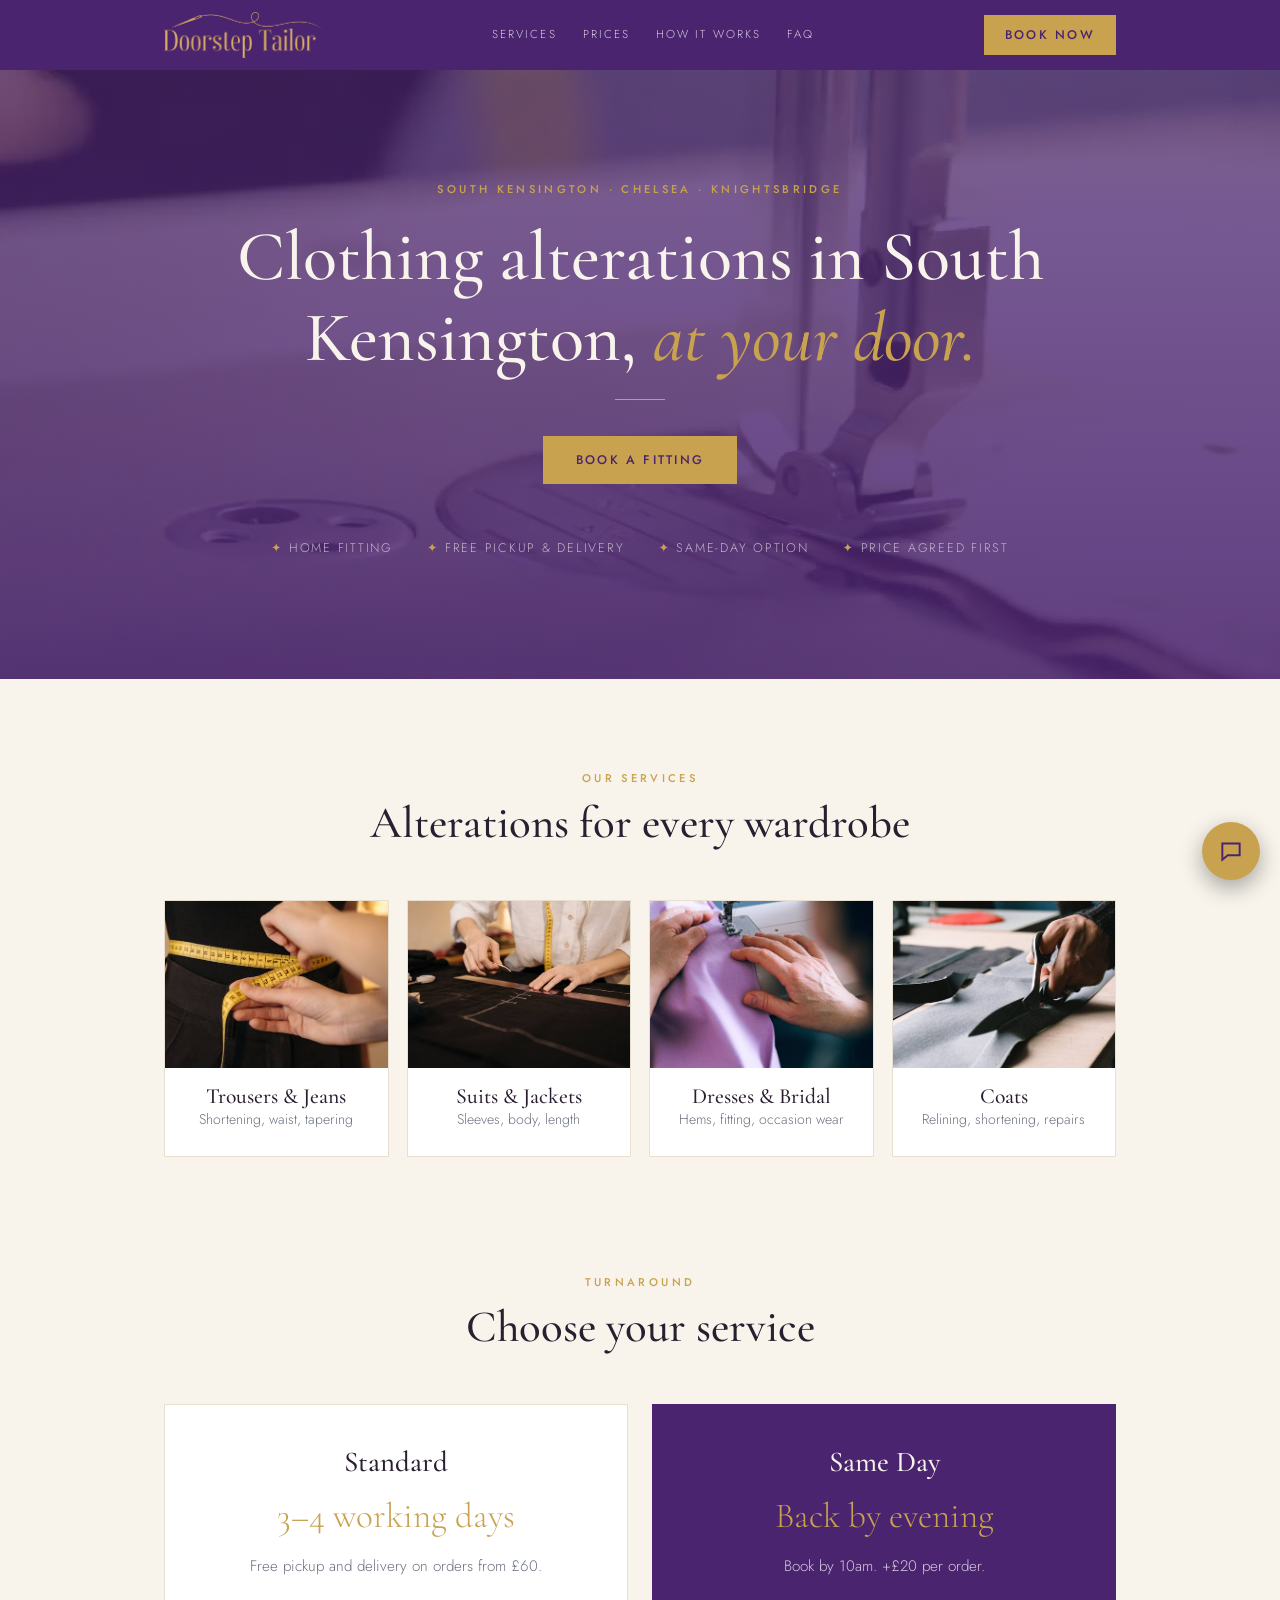
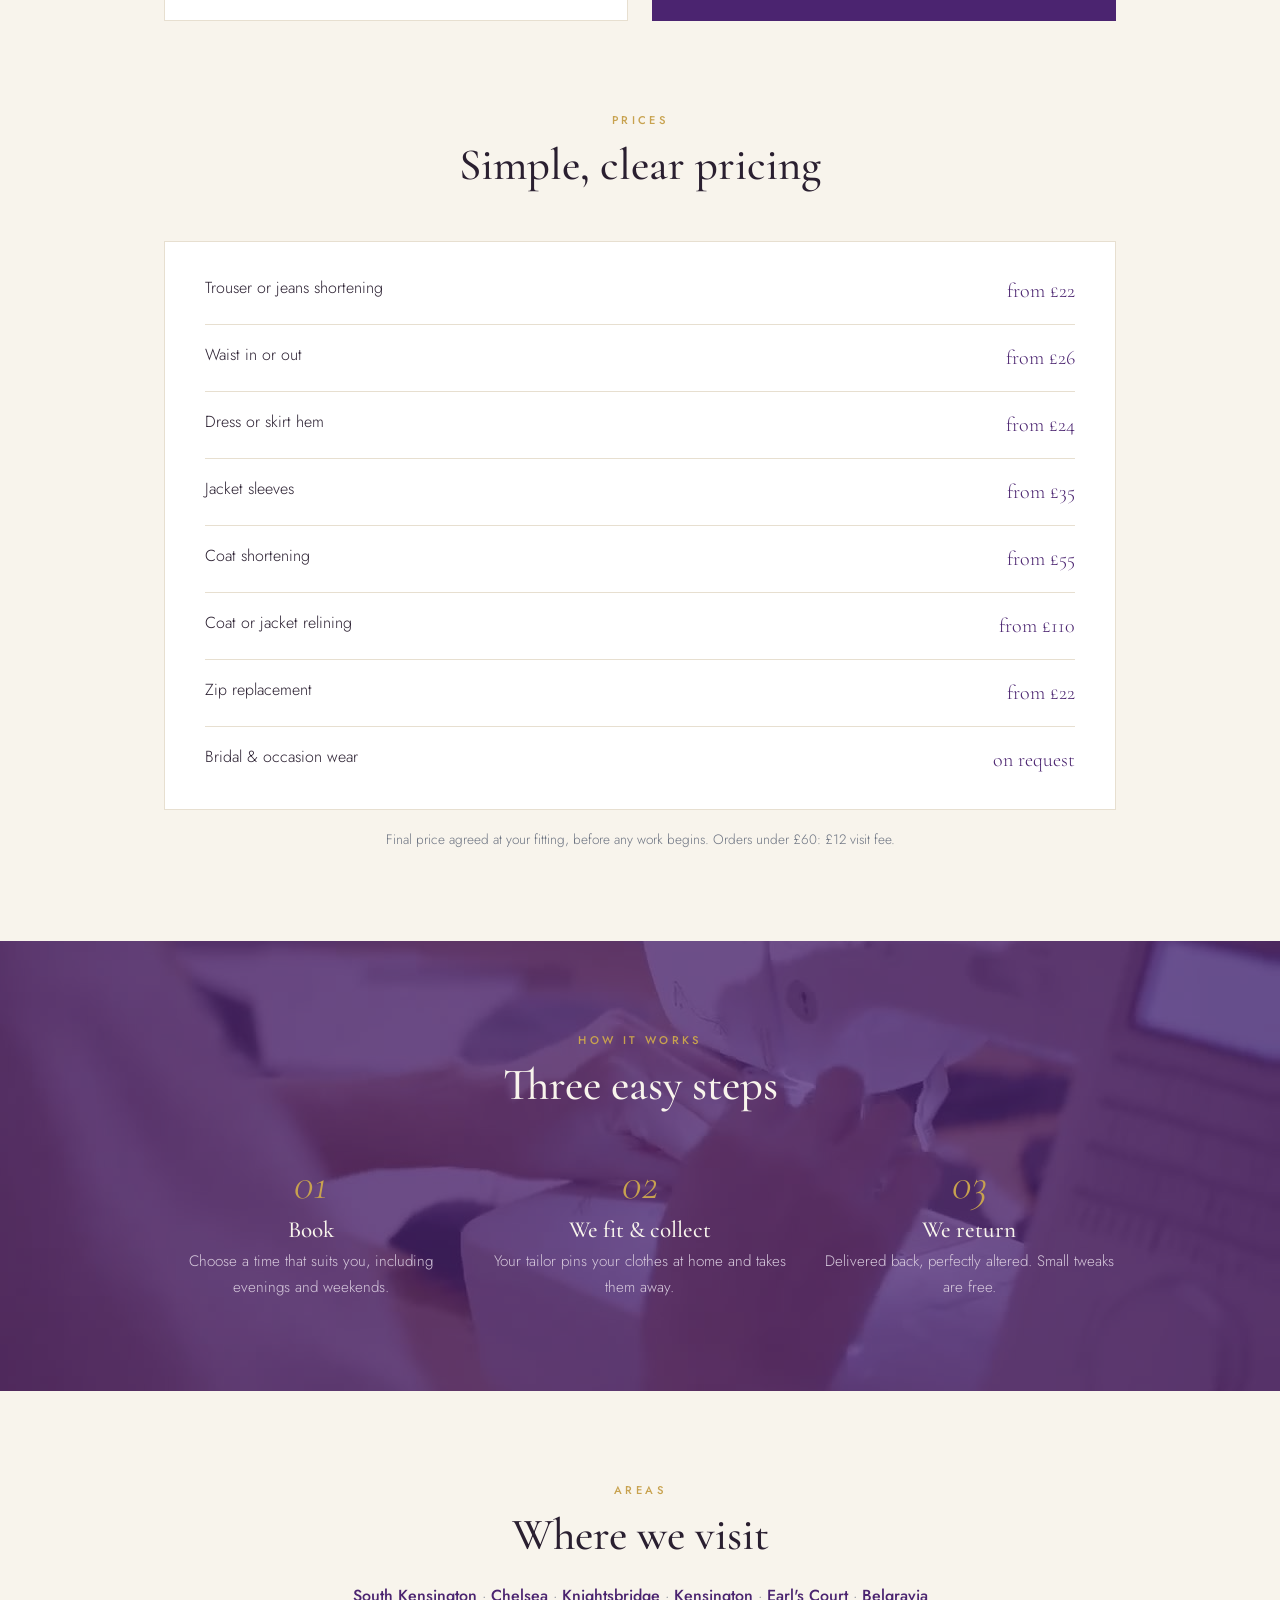
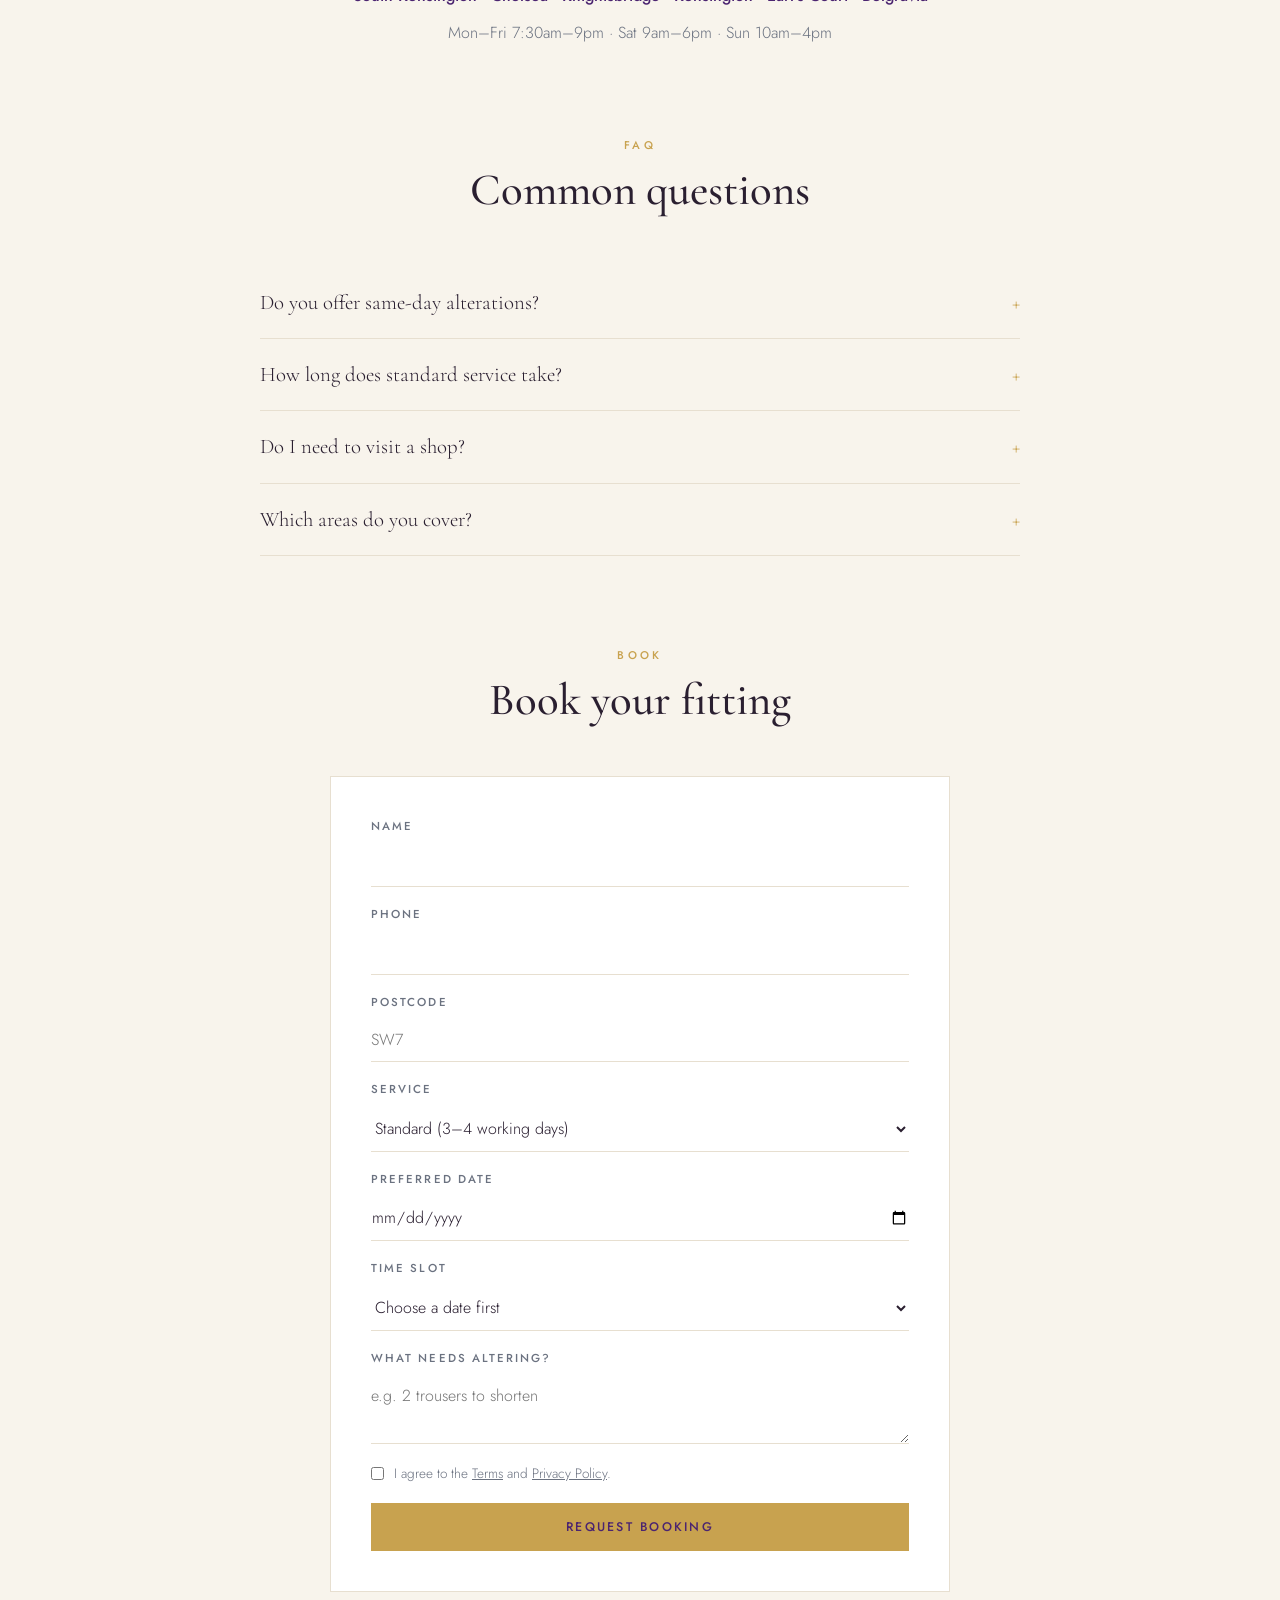
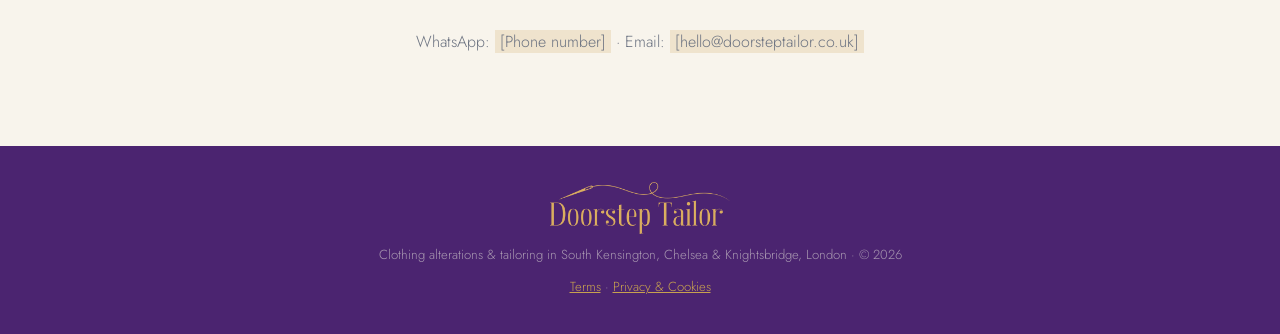
<file: index.html>
<!DOCTYPE html>
<html lang="en">
<head>
<meta charset="utf-8">
<meta name="viewport" content="width=device-width, initial-scale=1">
<title>Clothing Alterations South Kensington | Home Fitting &amp; Pickup | Doorstep Tailor</title>
<meta name="description" content="Expert clothing alterations in South Kensington, Chelsea and Knightsbridge. Home fitting, free pickup and delivery, same-day service available. Book your tailor today.">
<meta name="robots" content="index, follow">
<link rel="canonical" href="https://doorsteptailor.pages.dev/">
<meta property="og:type" content="website">
<meta property="og:title" content="Doorstep Tailor | Alterations at Your Door, South Kensington">
<meta property="og:description" content="Home fitting, pickup and delivery. Standard 3–4 working days or same day.">
<meta property="og:url" content="https://doorsteptailor.pages.dev/">
<meta property="og:image" content="https://doorsteptailor.pages.dev/img/logo.png">
<meta property="og:locale" content="en_GB">
<meta name="theme-color" content="#4b2470">
<link rel="icon" type="image/png" href="img/favicon.png">
<link rel="apple-touch-icon" href="img/apple-touch-icon.png">
<script type="application/ld+json">
{"@context":"https://schema.org","@type":"LocalBusiness","additionalType":"https://schema.org/ProfessionalService","name":"Doorstep Tailor","description":"Clothing alterations with home fitting, pickup and delivery in South Kensington, Chelsea and Knightsbridge.","url":"https://doorsteptailor.pages.dev/","telephone":"[PHONE]","email":"hello@doorsteptailor.co.uk","priceRange":"££","areaServed":["South Kensington","Chelsea","Knightsbridge","Kensington","Earl's Court","Belgravia"],
"openingHoursSpecification":[{"@type":"OpeningHoursSpecification","dayOfWeek":["Monday","Tuesday","Wednesday","Thursday","Friday"],"opens":"07:30","closes":"21:00"},{"@type":"OpeningHoursSpecification","dayOfWeek":"Saturday","opens":"09:00","closes":"18:00"},{"@type":"OpeningHoursSpecification","dayOfWeek":"Sunday","opens":"10:00","closes":"16:00"}],
"hasOfferCatalog":{"@type":"OfferCatalog","name":"Alterations","itemListElement":[
{"@type":"Offer","itemOffered":{"@type":"Service","name":"Trouser shortening"},"price":"22","priceCurrency":"GBP"},
{"@type":"Offer","itemOffered":{"@type":"Service","name":"Dress hem"},"price":"24","priceCurrency":"GBP"},
{"@type":"Offer","itemOffered":{"@type":"Service","name":"Jacket sleeves"},"price":"35","priceCurrency":"GBP"},
{"@type":"Offer","itemOffered":{"@type":"Service","name":"Coat relining"},"price":"110","priceCurrency":"GBP"}]}}
</script>
<script type="application/ld+json">
{"@context":"https://schema.org","@type":"FAQPage","mainEntity":[
{"@type":"Question","name":"Do you offer same-day alterations in South Kensington?","acceptedAnswer":{"@type":"Answer","text":"Yes. Book by 10am and your clothes are returned the same evening, for £20 extra per order."}},
{"@type":"Question","name":"How long do standard alterations take?","acceptedAnswer":{"@type":"Answer","text":"Standard service takes 3–4 working days, with free pickup and delivery on orders from £60."}},
{"@type":"Question","name":"Do I need to visit a shop?","acceptedAnswer":{"@type":"Answer","text":"No. Your tailor fits you at home, collects your clothes and delivers them back."}},
{"@type":"Question","name":"Which areas do you cover?","acceptedAnswer":{"@type":"Answer","text":"South Kensington (SW7), Chelsea (SW3), Knightsbridge, Kensington (W8), Earl's Court (SW5) and Belgravia."}}]}
</script>
<link href="https://fonts.googleapis.com/css2?family=Cormorant+Garamond:ital,wght@0,500;0,600;1,500&family=Jost:wght@300;400;500&display=swap" rel="stylesheet">
<style>
:root{--navy:#4b2470;--navy2:#5a2f80;--champ:#c8a24f;--ivory:#f8f4ec;--text:#2a1f30;--muted:#6b7280;--line:#e7dfd0}
*{box-sizing:border-box;margin:0;padding:0}
html{scroll-behavior:smooth}
body{font-family:Jost,system-ui,sans-serif;font-weight:300;color:var(--text);background:var(--ivory);line-height:1.7}
h1,h2,h3{font-family:"Cormorant Garamond",Georgia,serif;font-weight:500;line-height:1.15}
a{color:inherit}
.wrap{max-width:1000px;margin:0 auto;padding:0 24px}
.eyebrow{text-transform:uppercase;letter-spacing:.3em;font-size:.7rem;color:var(--champ);font-weight:500}
.btn{display:inline-block;background:var(--champ);color:var(--navy);padding:14px 32px;text-decoration:none;font:500 .78rem Jost,sans-serif;letter-spacing:.18em;text-transform:uppercase;border:1px solid var(--champ);cursor:pointer;transition:.2s}
.btn:hover{background:transparent;color:var(--champ)}
nav{background:var(--navy);position:sticky;top:0;z-index:5}
nav .wrap{display:flex;justify-content:space-between;align-items:center;height:70px}
.logo{font-family:"Cormorant Garamond",serif;font-size:1.5rem;letter-spacing:.12em;color:var(--ivory);text-decoration:none}
.logo span{color:var(--champ)}
nav .btn{padding:10px 20px}
.hero{background:var(--navy);color:var(--ivory);text-align:center;padding:110px 0 120px}
.hero h1{font-size:clamp(2.6rem,6vw,4.4rem);margin:18px 0}
.hero h1 em{color:var(--champ)}
.hero p{color:#d6c8dc;max-width:520px;margin:0 auto 36px;font-size:1.05rem}
.line{width:50px;height:1px;background:var(--champ);margin:20px auto}
section{padding:90px 0}
.title{text-align:center;margin-bottom:50px}
.title h2{font-size:clamp(2rem,4vw,2.8rem);margin-top:10px}
.speed{display:grid;grid-template-columns:repeat(auto-fit,minmax(260px,1fr));gap:24px}
.box{background:#fff;border:1px solid var(--line);padding:40px;text-align:center}
.box.gold{background:var(--navy);color:var(--ivory);border-color:var(--navy)}
.box h3{font-size:1.8rem}
.box .big{font-family:"Cormorant Garamond",serif;font-size:2.2rem;color:var(--champ);margin:8px 0}
.box p{color:var(--muted);font-size:.95rem}.box.gold p{color:#d6c8dc}
.prices{background:#fff;border:1px solid var(--line);padding:16px 40px}
.row{display:flex;justify-content:space-between;padding:16px 0;border-bottom:1px solid var(--line)}
.row:last-child{border:0}
.row span:last-child{font-family:"Cormorant Garamond",serif;font-size:1.25rem;color:var(--navy)}
.note{text-align:center;color:var(--muted);font-size:.85rem;margin-top:18px}
.steps{display:grid;grid-template-columns:repeat(auto-fit,minmax(220px,1fr));gap:36px;text-align:center}
.n{font-family:"Cormorant Garamond",serif;font-style:italic;font-size:2.8rem;color:var(--champ);line-height:1}
.steps h3{font-size:1.45rem;margin:10px 0 6px}.steps p{color:var(--muted);font-size:.95rem}
.dark{background:var(--navy);color:var(--ivory)}
.dark .steps p{color:#d6c8dc}
.areas{text-align:center;color:var(--muted)}
.areas b{color:var(--navy);font-weight:500}.areas h2{color:var(--text)}
form{background:#fff;border:1px solid var(--line);padding:40px;display:grid;gap:18px;max-width:620px;margin:0 auto}
label{font-size:.72rem;letter-spacing:.18em;text-transform:uppercase;font-weight:500;color:var(--muted);display:grid;gap:6px}
input,select,textarea{font:300 1rem Jost,sans-serif;color:var(--text);padding:10px 0;border:0;border-bottom:1px solid var(--line);background:transparent;outline:none}
input:focus,select:focus,textarea:focus{border-color:var(--champ)}
textarea{min-height:70px}
.ok{display:none;border-left:2px solid var(--champ);padding:12px 16px;background:var(--ivory);font-size:.92rem}
.contact{text-align:center;margin-top:36px;color:var(--muted)}
.ph{background:#c8a24f33;padding:0 5px}
footer{background:var(--navy);color:#a998b1;text-align:center;padding:36px 0;font-size:.82rem}
footer .logo{font-size:1.2rem;display:block;margin-bottom:6px}
.hero{position:relative;overflow:hidden;background:var(--navy) url(vid/hero.jpg) center/cover}
.bgv{position:absolute;inset:0;width:100%;height:100%;object-fit:cover;z-index:0}
.ov{position:absolute;inset:0;background:linear-gradient(rgba(75,36,112,.72),rgba(75,36,112,.88));z-index:0}
.hero h1+.line{margin-bottom:36px}
.fitband{position:relative;overflow:hidden}.fitband>.wrap{position:relative;z-index:1}
.hero:before{content:"";position:absolute;inset:0;background-image:repeating-linear-gradient(45deg,#c8a24f0a 0 1px,transparent 1px 22px);pointer-events:none}
.hero .wrap{position:relative}
.trust{display:flex;justify-content:center;gap:34px;flex-wrap:wrap;margin-top:54px;font-size:.78rem;letter-spacing:.14em;text-transform:uppercase;color:#c4b3cc}
.trust span:before{content:"✦ ";color:var(--champ)}
.box,.svc{transition:transform .3s,box-shadow .3s}
.box:hover,.svc:hover{transform:translateY(-4px);box-shadow:0 18px 40px #4b24701a}
.svcs{display:grid;grid-template-columns:repeat(auto-fit,minmax(210px,1fr));gap:18px;margin-bottom:26px}
.svc{background:#fff;border:1px solid var(--line);padding:28px 22px;text-align:center}
.svc{padding:0 0 24px!important;overflow:hidden}.svc img{width:100%;aspect-ratio:4/3;object-fit:cover;display:block;margin-bottom:16px;transition:transform .5s}.svc:hover img{transform:scale(1.05)}.svc h3,.svc p{padding:0 18px}
.fitband{background:var(--navy) url(vid/sewing.jpg) center/cover}
.svc h3{font-size:1.35rem}.svc p{color:var(--muted);font-size:.88rem}
.faq{max-width:760px;margin:0 auto}
details{border-bottom:1px solid var(--line);padding:18px 0}
summary{cursor:pointer;font-family:"Cormorant Garamond",serif;font-size:1.3rem;list-style:none;display:flex;justify-content:space-between}
summary::-webkit-details-marker{display:none}
summary:after{content:"+";color:var(--champ)}details[open] summary:after{content:"–"}
details p{color:var(--muted);margin-top:8px}
.js .reveal{opacity:0;transform:translateY(18px);transition:opacity .8s,transform .8s}
.reveal.in{opacity:1;transform:none}
.wa{position:fixed;right:20px;bottom:20px;background:var(--champ);color:var(--navy);width:54px;height:54px;border-radius:50%;display:grid;place-items:center;box-shadow:0 8px 22px #0004;z-index:9}
nav ul{display:flex;gap:26px;list-style:none;font-size:.72rem;letter-spacing:.18em;text-transform:uppercase}
nav ul a{text-decoration:none;color:#d6c8dc}nav ul a:hover{color:var(--champ)}
@media(max-width:760px){nav ul{display:none}.prices{padding:8px 20px}form{padding:26px}}
#cb-btn{position:fixed;right:20px;bottom:20px;width:58px;height:58px;border-radius:50%;background:var(--champ);border:0;cursor:pointer;box-shadow:0 8px 22px #0005;z-index:20;display:grid;place-items:center}
#cb{position:fixed;right:20px;bottom:90px;width:min(360px,calc(100vw - 40px));height:480px;max-height:calc(100vh - 120px);background:#fff;border:1px solid var(--line);box-shadow:0 20px 50px #4b247040;z-index:20;display:none;flex-direction:column}
#cb.open{display:flex}
#cb header{background:var(--navy);color:var(--ivory);padding:14px 18px;display:flex;justify-content:space-between;align-items:center}
#cb header b{font-family:"Cormorant Garamond",serif;font-size:1.2rem;font-weight:500}
#cb header small{display:block;font-size:.7rem;color:var(--champ);letter-spacing:.1em}
#cb header button{background:none;border:0;color:#fff;font-size:1.4rem;cursor:pointer}
#cb-log{flex:1;overflow-y:auto;padding:16px;display:flex;flex-direction:column;gap:10px;background:var(--ivory)}
.m{max-width:85%;padding:10px 14px;font-size:.9rem;line-height:1.5}
.m.bot{background:#fff;border:1px solid var(--line);align-self:flex-start}
.m.me{background:var(--navy);color:#fff;align-self:flex-end}
#cb-q{display:flex;flex-wrap:wrap;gap:6px;padding:10px 12px;border-top:1px solid var(--line)}
#cb-q button{font:400 .78rem Jost,sans-serif;border:1px solid var(--champ);background:#fff;color:var(--navy);padding:6px 10px;cursor:pointer}
#cb-q button:hover{background:var(--champ)}
#cb form{all:unset;display:flex;border-top:1px solid var(--line)}
#cb input{flex:1;border:0;padding:12px 14px;font:300 .92rem Jost,sans-serif;outline:none}
#cb form button{background:var(--navy);color:var(--champ);border:0;padding:0 16px;cursor:pointer;font-size:1.1rem}
.svc img{height:auto}
@media(max-width:760px){
.logo{font-size:1.15rem;letter-spacing:.08em;white-space:nowrap}
nav .btn{padding:9px 14px;font-size:.68rem}
.hero{padding:80px 0 70px}
.trust{display:grid;grid-template-columns:1fr 1fr;gap:12px 10px;font-size:.66rem;letter-spacing:.08em;margin-top:40px}
.svcs{grid-template-columns:1fr 1fr;gap:12px}
.svc{padding-bottom:16px!important}.svc h3{font-size:1.1rem}.svc p{font-size:.78rem}.svc h3,.svc p{padding:0 10px}
section{padding:64px 0}
.box{padding:30px 22px}
.row{font-size:.92rem;gap:12px}
}
@media (prefers-reduced-motion:reduce){.bgv{display:none}}
.logo img{height:46px;width:auto;display:block}
@media(max-width:760px){.logo img{height:40px}}
</style>
</head>
<body>

<nav aria-label="Main"><div class="wrap">
  <a href="#top" class="logo"><img src="img/logo.png" alt="Doorstep Tailor" width="200" height="58"></a>
  <ul><li><a href="#services">Services</a></li><li><a href="#prices">Prices</a></li><li><a href="#how">How it works</a></li><li><a href="#faq">FAQ</a></li></ul>
  <a href="#book" class="btn">Book Now</a>
</div></nav>

<header class="hero" id="top">
  <video class="bgv" autoplay muted loop playsinline preload="metadata" poster="vid/hero.jpg" aria-hidden="true"><source src="vid/hero.mp4" type="video/mp4"></video><div class="ov"></div>
  <div class="wrap">
  <div class="eyebrow">South Kensington · Chelsea · Knightsbridge</div>
  <h1>Clothing alterations in South Kensington, <em>at your door.</em></h1>
  <div class="line"></div>
  <a href="#book" class="btn">Book a Fitting</a>
  <div class="trust"><span>Home fitting</span><span>Free pickup &amp; delivery</span><span>Same-day option</span><span>Price agreed first</span></div>
</div></header>
<main>

<section id="services"><div class="wrap">
  <div class="title"><div class="eyebrow">Our Services</div><h2>Alterations for every wardrobe</h2></div>
  <div class="svcs reveal">
    <div class="svc"><img src="img/trousers.jpg" alt="Tailor measuring the waist of black trousers" loading="lazy" width="700" height="525"><h3>Trousers &amp; Jeans</h3><p>Shortening, waist, tapering</p></div>
    <div class="svc"><img src="img/suits.jpg" alt="Tailor marking dark suit fabric with chalk" loading="lazy" width="700" height="525"><h3>Suits &amp; Jackets</h3><p>Sleeves, body, length</p></div>
    <div class="svc"><img src="img/dresses.jpg" alt="Hands sewing a dress on a sewing machine" loading="lazy" width="700" height="525"><h3>Dresses &amp; Bridal</h3><p>Hems, fitting, occasion wear</p></div>
    <div class="svc"><img src="img/coats.jpg" alt="Tailor cutting wool coat fabric with scissors" loading="lazy" width="700" height="525"><h3>Coats</h3><p>Relining, shortening, repairs</p></div>
  </div>
</div></section>

<section style="padding-top:0"><div class="wrap">
  <div class="title"><div class="eyebrow">Turnaround</div><h2>Choose your service</h2></div>
  <div class="reveal speed">
    <div class="box"><h3>Standard</h3><div class="big">3–4 working days</div><p>Free pickup and delivery on orders from £60.</p></div>
    <div class="box gold"><h3>Same Day</h3><div class="big">Back by evening</div><p>Book by 10am. +£20 per order.</p></div>
  </div>
</div></section>

<section id="prices" style="padding-top:0"><div class="wrap">
  <div class="title"><div class="eyebrow">Prices</div><h2>Simple, clear pricing</h2></div>
  <div class="reveal prices">
    <div class="row"><span>Trouser or jeans shortening</span><span>from £22</span></div>
    <div class="row"><span>Waist in or out</span><span>from £26</span></div>
    <div class="row"><span>Dress or skirt hem</span><span>from £24</span></div>
    <div class="row"><span>Jacket sleeves</span><span>from £35</span></div>
    <div class="row"><span>Coat shortening</span><span>from £55</span></div>
    <div class="row"><span>Coat or jacket relining</span><span>from £110</span></div>
    <div class="row"><span>Zip replacement</span><span>from £22</span></div>
    <div class="row"><span>Bridal &amp; occasion wear</span><span>on request</span></div>
  </div>
  <p class="note">Final price agreed at your fitting, before any work begins. Orders under £60: £12 visit fee.</p>
</div></section>

<section class="dark fitband" id="how">
  <video class="bgv" autoplay muted loop playsinline preload="metadata" poster="vid/sewing.jpg" aria-hidden="true"><source src="vid/sewing.mp4" type="video/mp4"></video><div class="ov" style="background:rgba(75,36,112,.74)"></div>
  <div class="wrap">
  <div class="title"><div class="eyebrow">How It Works</div><h2>Three easy steps</h2></div>
  <div class="reveal steps">
    <div><div class="n">01</div><h3>Book</h3><p>Choose a time that suits you, including evenings and weekends.</p></div>
    <div><div class="n">02</div><h3>We fit &amp; collect</h3><p>Your tailor pins your clothes at home and takes them away.</p></div>
    <div><div class="n">03</div><h3>We return</h3><p>Delivered back, perfectly altered. Small tweaks are free.</p></div>
  </div>
</div></section>

<section><div class="wrap areas">
  <div class="title" style="margin-bottom:20px"><div class="eyebrow">Areas</div><h2>Where we visit</h2></div>
  <p><b>South Kensington</b> · <b>Chelsea</b> · <b>Knightsbridge</b> · <b>Kensington</b> · <b>Earl's Court</b> · <b>Belgravia</b></p>
  <p style="margin-top:10px">Mon–Fri 7:30am–9pm · Sat 9am–6pm · Sun 10am–4pm</p>
</div></section>

<section id="faq" style="padding-top:0"><div class="wrap">
  <div class="title"><div class="eyebrow">FAQ</div><h2>Common questions</h2></div>
  <div class="faq">
    <details><summary>Do you offer same-day alterations?</summary><p>Yes. Book by 10am and your clothes are returned the same evening, for £20 extra per order.</p></details>
    <details><summary>How long does standard service take?</summary><p>3–4 working days, with free pickup and delivery on orders from £60.</p></details>
    <details><summary>Do I need to visit a shop?</summary><p>No. Your tailor fits you at home, collects your clothes and delivers them back.</p></details>
    <details><summary>Which areas do you cover?</summary><p>South Kensington (SW7), Chelsea (SW3), Knightsbridge, Kensington (W8), Earl's Court (SW5) and Belgravia.</p></details>
  </div>
</div></section>

<section id="book" style="padding-top:0"><div class="wrap">
  <div class="title"><div class="eyebrow">Book</div><h2>Book your fitting</h2></div>
  <form class="reveal" id="form">
    <label>Name<input required></label>
    <label>Phone<input required type="tel"></label>
    <label>Postcode<input required placeholder="SW7"></label>
    <label>Service<select><option>Standard (3–4 working days)</option><option>Same day (+£20)</option></select></label>
    <label>Preferred date<input type="date" id="bdate" required></label>
    <label>Time slot<select id="bslot" required><option value="">Choose a date first</option></select></label>
    <label>What needs altering?<textarea placeholder="e.g. 2 trousers to shorten"></textarea></label>
    <label class="consent" style="flex-direction:row;display:flex;gap:10px;align-items:flex-start;text-transform:none;letter-spacing:0;font-weight:300;font-size:.85rem"><input type="checkbox" required style="margin-top:5px"><span>I agree to the <a href="terms.html">Terms</a> and <a href="privacy.html">Privacy Policy</a>.</span></label>
    <button class="btn" type="submit">Request Booking</button>
    <div class="ok" id="ok">Thank you. This is a preview, so the form isn't connected yet.</div>
  </form>
  <div class="contact">WhatsApp: <span class="ph">[Phone number]</span> · Email: <span class="ph">[hello@doorsteptailor.co.uk]</span></div>
</div></section>

</main>
<footer>
  <img src="img/logo.png" alt="Doorstep Tailor" width="180" height="52" style="display:block;margin:0 auto 10px">
  Clothing alterations &amp; tailoring in South Kensington, Chelsea &amp; Knightsbridge, London · © 2026
  <div style="margin-top:10px"><a href="terms.html" style="color:#c8a24f">Terms</a> · <a href="privacy.html" style="color:#c8a24f">Privacy &amp; Cookies</a></div>
</footer>

<script>
document.getElementById('form').addEventListener('submit',function(e){e.preventDefault();document.getElementById('ok').style.display='block';this.reset();});
document.documentElement.classList.add('js');setTimeout(function(){document.querySelectorAll('.reveal').forEach(function(e){e.classList.add('in')})},2500);
var io=new IntersectionObserver(function(es){es.forEach(function(e){if(e.isIntersecting){e.target.classList.add('in');io.unobserve(e.target);}})},{threshold:.12});
document.querySelectorAll('.reveal').forEach(function(el){io.observe(el)});
</script>
<button id="cb-btn" aria-label="Chat with us"><svg width="26" height="26" viewBox="0 0 24 24" fill="none" stroke="#4b2470" stroke-width="1.8"><path d="M4 5h16v11H9l-5 4z"/></svg></button>
<div id="cb" role="dialog" aria-label="Doorstep Tailor assistant">
  <header><div><b>Doorstep Tailor</b><small>Ask us anything</small></div><button id="cb-x" aria-label="Close">×</button></header>
  <div id="cb-log"></div>
  <div id="cb-q"></div>
  <form id="cb-f"><input id="cb-i" placeholder="Type your question…" autocomplete="off"><button aria-label="Send">➤</button></form>
</div>
<script>
(function(){
var A={
prices:"Starting prices: trouser shortening £22, waist £26, dress hem £24, jacket sleeves £35, coat shortening £55, relining £110, zips £22. Your final price is agreed at the fitting.",
sameday:"Yes! Book by 10am and we return your clothes the same evening. It's £20 extra per order.",
standard:"Standard service takes 3–4 working days. Pickup and delivery are free on orders from £60.",
areas:"We visit South Kensington, Chelsea, Knightsbridge, Kensington, Earl's Court and Belgravia.",
how:"1) Book a time. 2) Your tailor fits you at home and collects your clothes. 3) We deliver them back, perfectly altered.",
hours:"Mon–Fri 7:30am–9pm, Sat 9am–6pm, Sun 10am–4pm.",
fee:"Orders from £60 have free pickup and delivery. Under £60 there's a £12 visit fee.",
bridal:"Yes, we alter wedding and occasion wear. Prices are quoted at your fitting.",
book:"Great! Scroll to the booking form, or tap 'Book now' below and I'll take you there.",
pay:"You pay by card or bank transfer when your clothes are returned.",
shop:"We don't have a shop. Everything happens at your door: fitting, pickup and delivery.",
hi:"Hello! I can help with prices, same-day service, areas we cover, or booking.",
fallback:"I'm not sure about that one. Please leave your question in the booking form or message us on WhatsApp, and we'll reply quickly."};
var K=[["sameday",/same|today|urgent|express|quick|fast/],["prices",/price|cost|how much|£|cheap|charge|trouser|jean|hem|sleeve|coat|zip|reline/],["standard",/standard|long|days|turnaround|normal|when.*ready/],["areas",/area|cover|postcode|sw\d|where|chelsea|knightsbridge|kensington|belgravia|earl/],["how",/how.*work|process|step/],["hours",/hour|open|time|evening|weekend|sunday|saturday/],["fee",/deliver|pickup|pick up|collect|free|fee/],["bridal",/bridal|wedding|gown|occasion|dress/],["pay",/pay|card|cash|transfer/],["shop",/shop|visit|address|office/],["book",/book|appoint|slot|reserve/],["hi",/^(hi|hello|hey)/]];
var Q=[["Prices","prices"],["Same day","sameday"],["Areas","areas"],["How it works","how"],["Book now","book"]];
var log=document.getElementById('cb-log'),box=document.getElementById('cb'),started=false;
function add(t,w){var d=document.createElement('div');d.className='m '+w;d.textContent=t;log.appendChild(d);log.scrollTop=log.scrollHeight;}
function reply(k){setTimeout(function(){add(A[k],'bot');if(k==='book'){box.classList.remove('open');document.getElementById('book').scrollIntoView();}},350);}
function ask(t){add(t,'me');var l=t.toLowerCase(),k='fallback';for(var i=0;i<K.length;i++){if(K[i][1].test(l)){k=K[i][0];break;}}reply(k);}
Q.forEach(function(q){var b=document.createElement('button');b.type='button';b.textContent=q[0];b.onclick=function(){add(q[0],'me');reply(q[1]);};document.getElementById('cb-q').appendChild(b);});
document.getElementById('cb-btn').onclick=function(){box.classList.toggle('open');if(!started){started=true;add("Hello! Welcome to Doorstep Tailor. How can I help you today?",'bot');}};
document.getElementById('cb-x').onclick=function(){box.classList.remove('open');};
document.getElementById('cb-f').addEventListener('submit',function(e){e.preventDefault();var i=document.getElementById('cb-i');if(i.value.trim()){ask(i.value.trim());i.value='';}});
})();
</script>
<script>
(function(){
var d=document.getElementById('bdate'),s=document.getElementById('bslot');
var t=new Date(),pad=function(n){return(n<10?'0':'')+n};
d.min=t.getFullYear()+'-'+pad(t.getMonth()+1)+'-'+pad(t.getDate());
var slots={wk:['07:30 – 09:30','09:30 – 11:30','11:30 – 13:30','13:30 – 15:30','15:30 – 17:30','17:30 – 19:30','19:30 – 21:00'],sat:['09:00 – 11:00','11:00 – 13:00','13:00 – 15:00','15:00 – 18:00'],sun:['10:00 – 12:00','12:00 – 14:00','14:00 – 16:00']};
d.addEventListener('change',function(){
  s.innerHTML='';if(!d.value){s.innerHTML='<option value="">Choose a date first</option>';return;}
  var day=new Date(d.value+'T12:00').getDay(),list=day===0?slots.sun:day===6?slots.sat:slots.wk;
  var o=document.createElement('option');o.value='';o.textContent='Choose a time slot';s.appendChild(o);
  list.forEach(function(x){var o=document.createElement('option');o.textContent=x;s.appendChild(o);});
});
})();
</script>
</body>
</html>
</file>
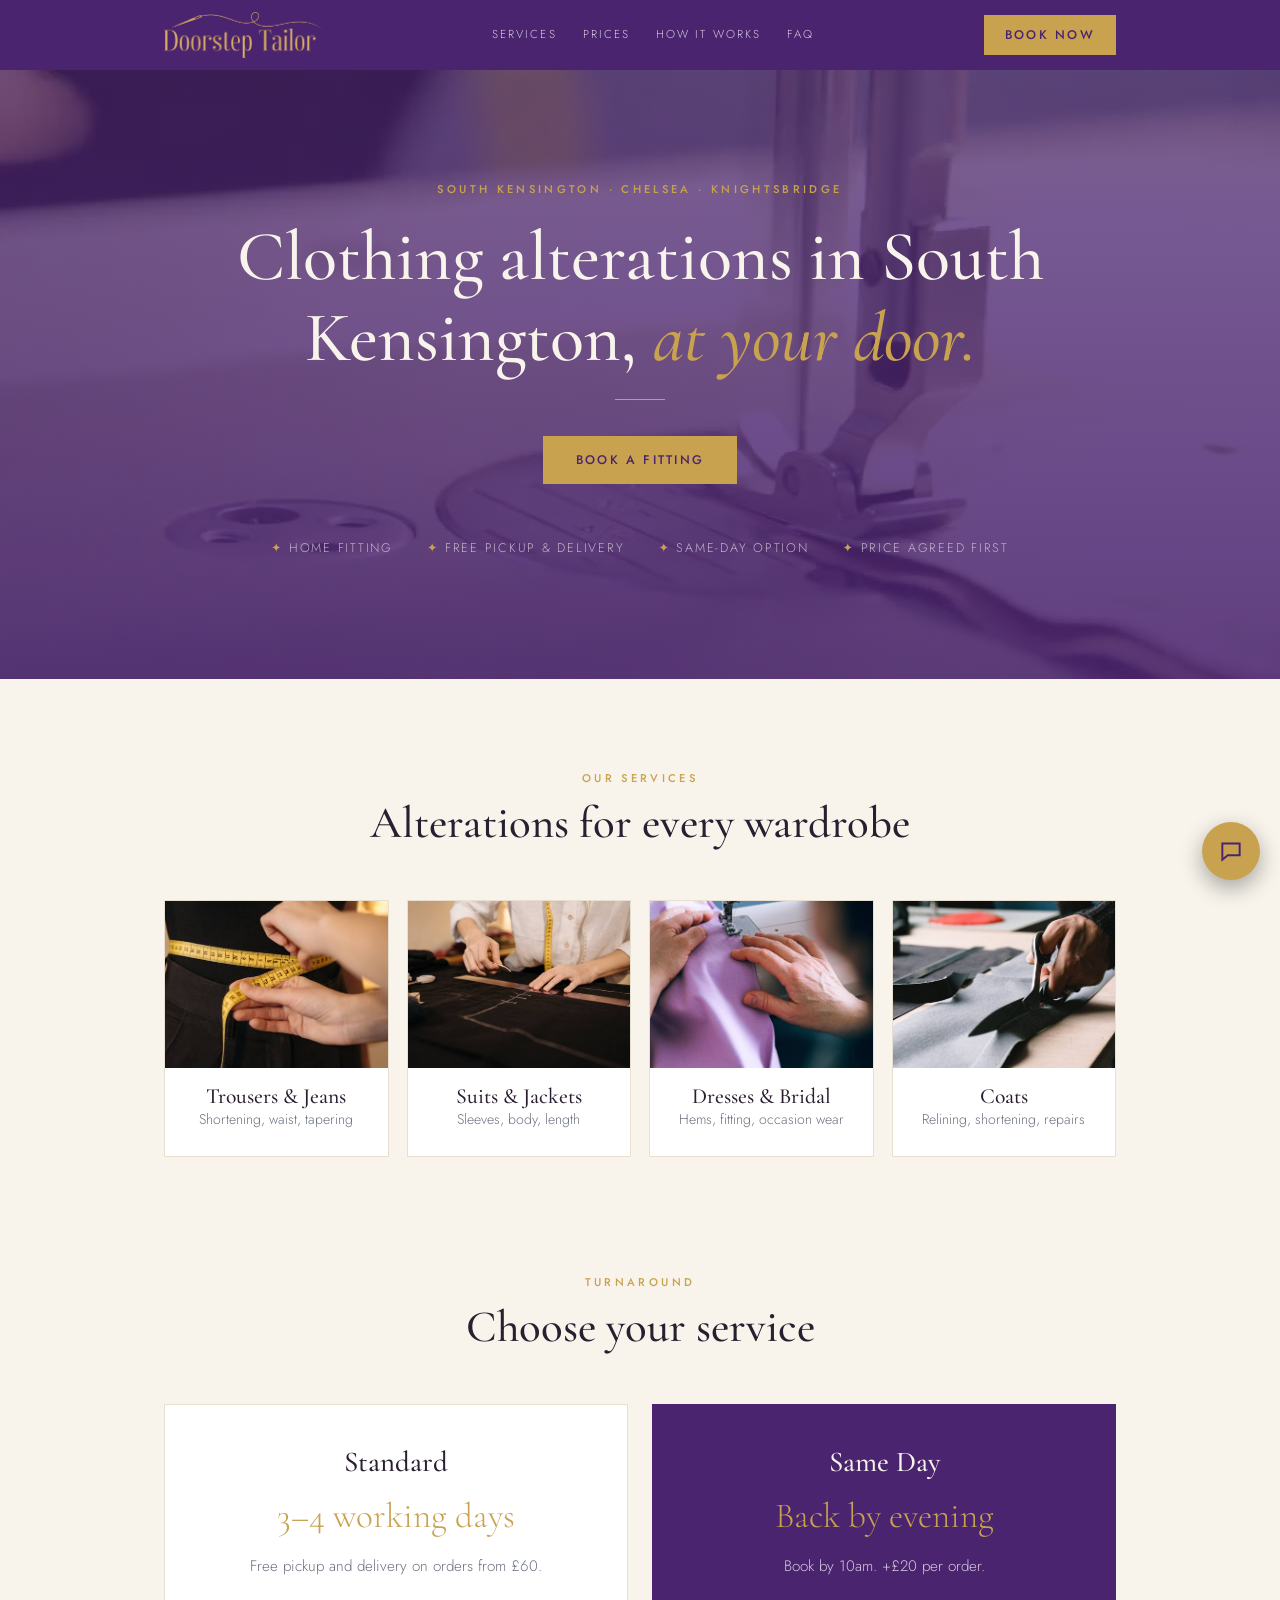
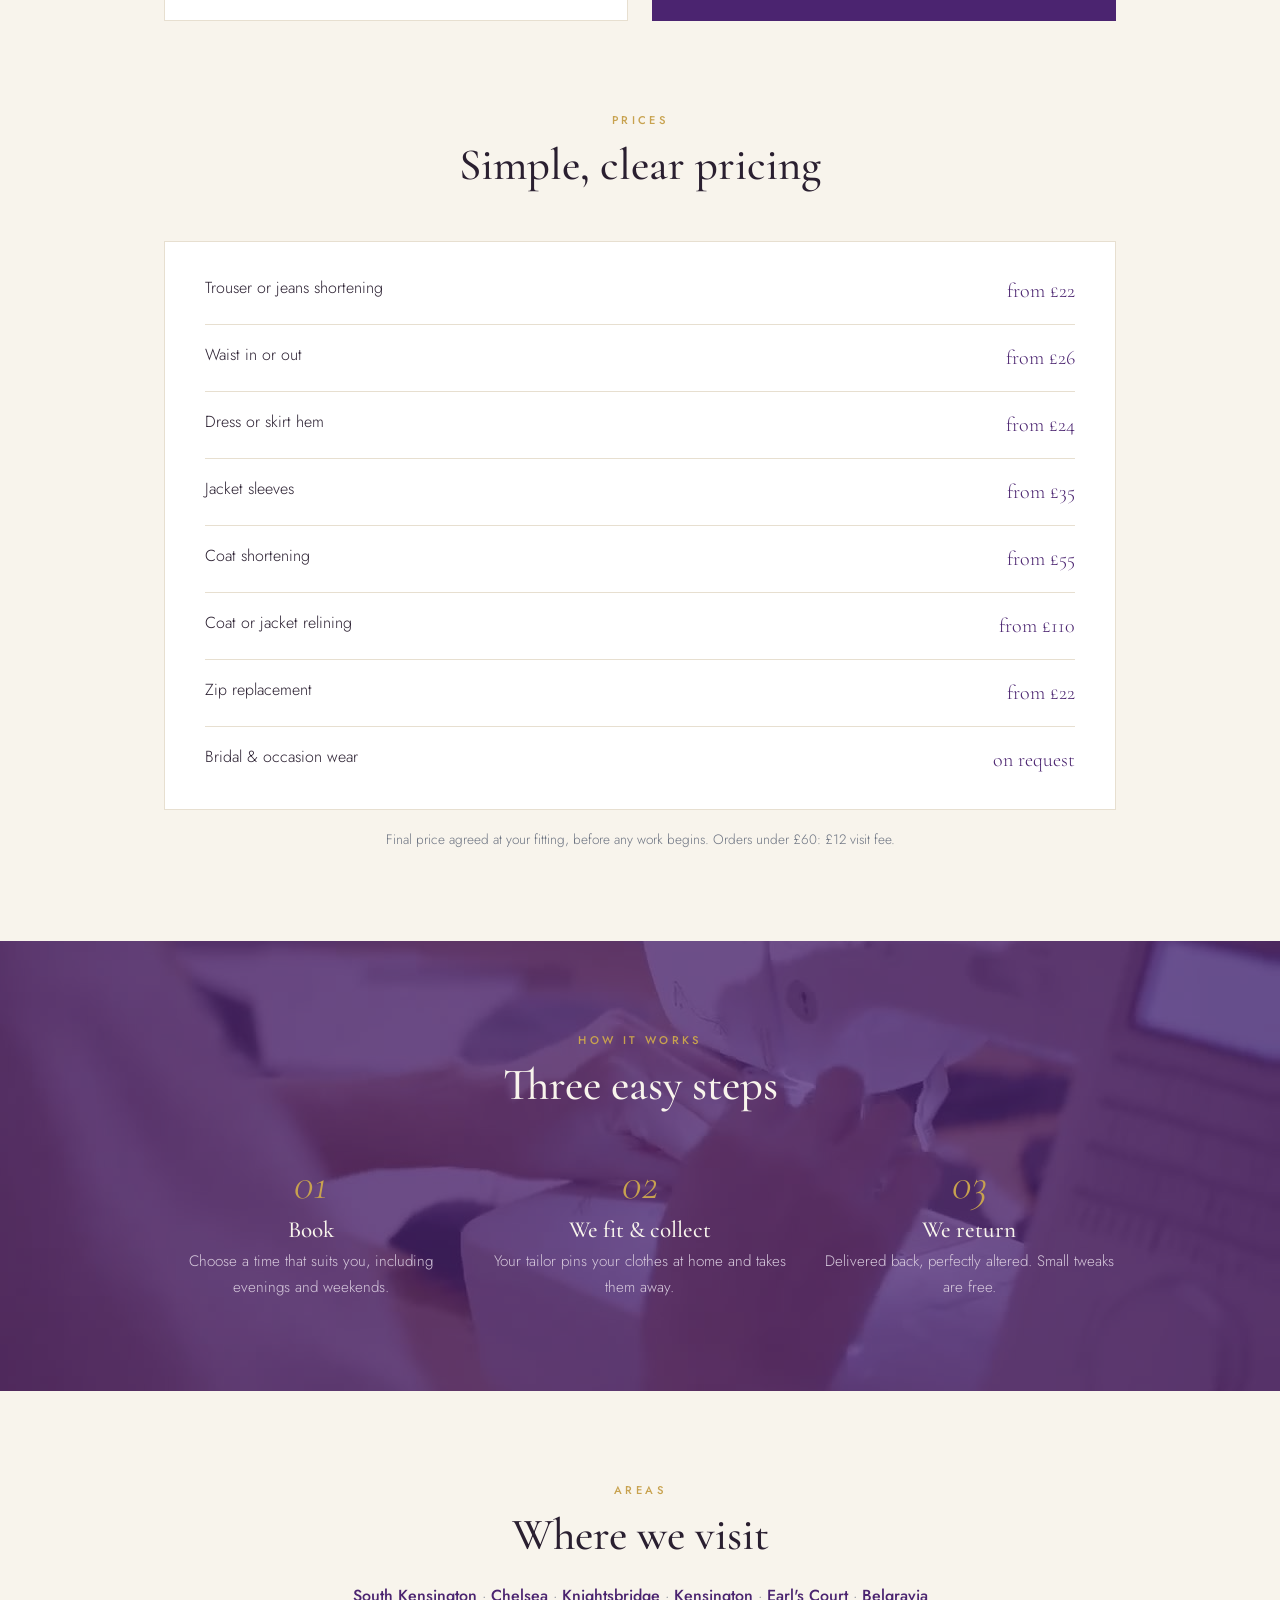
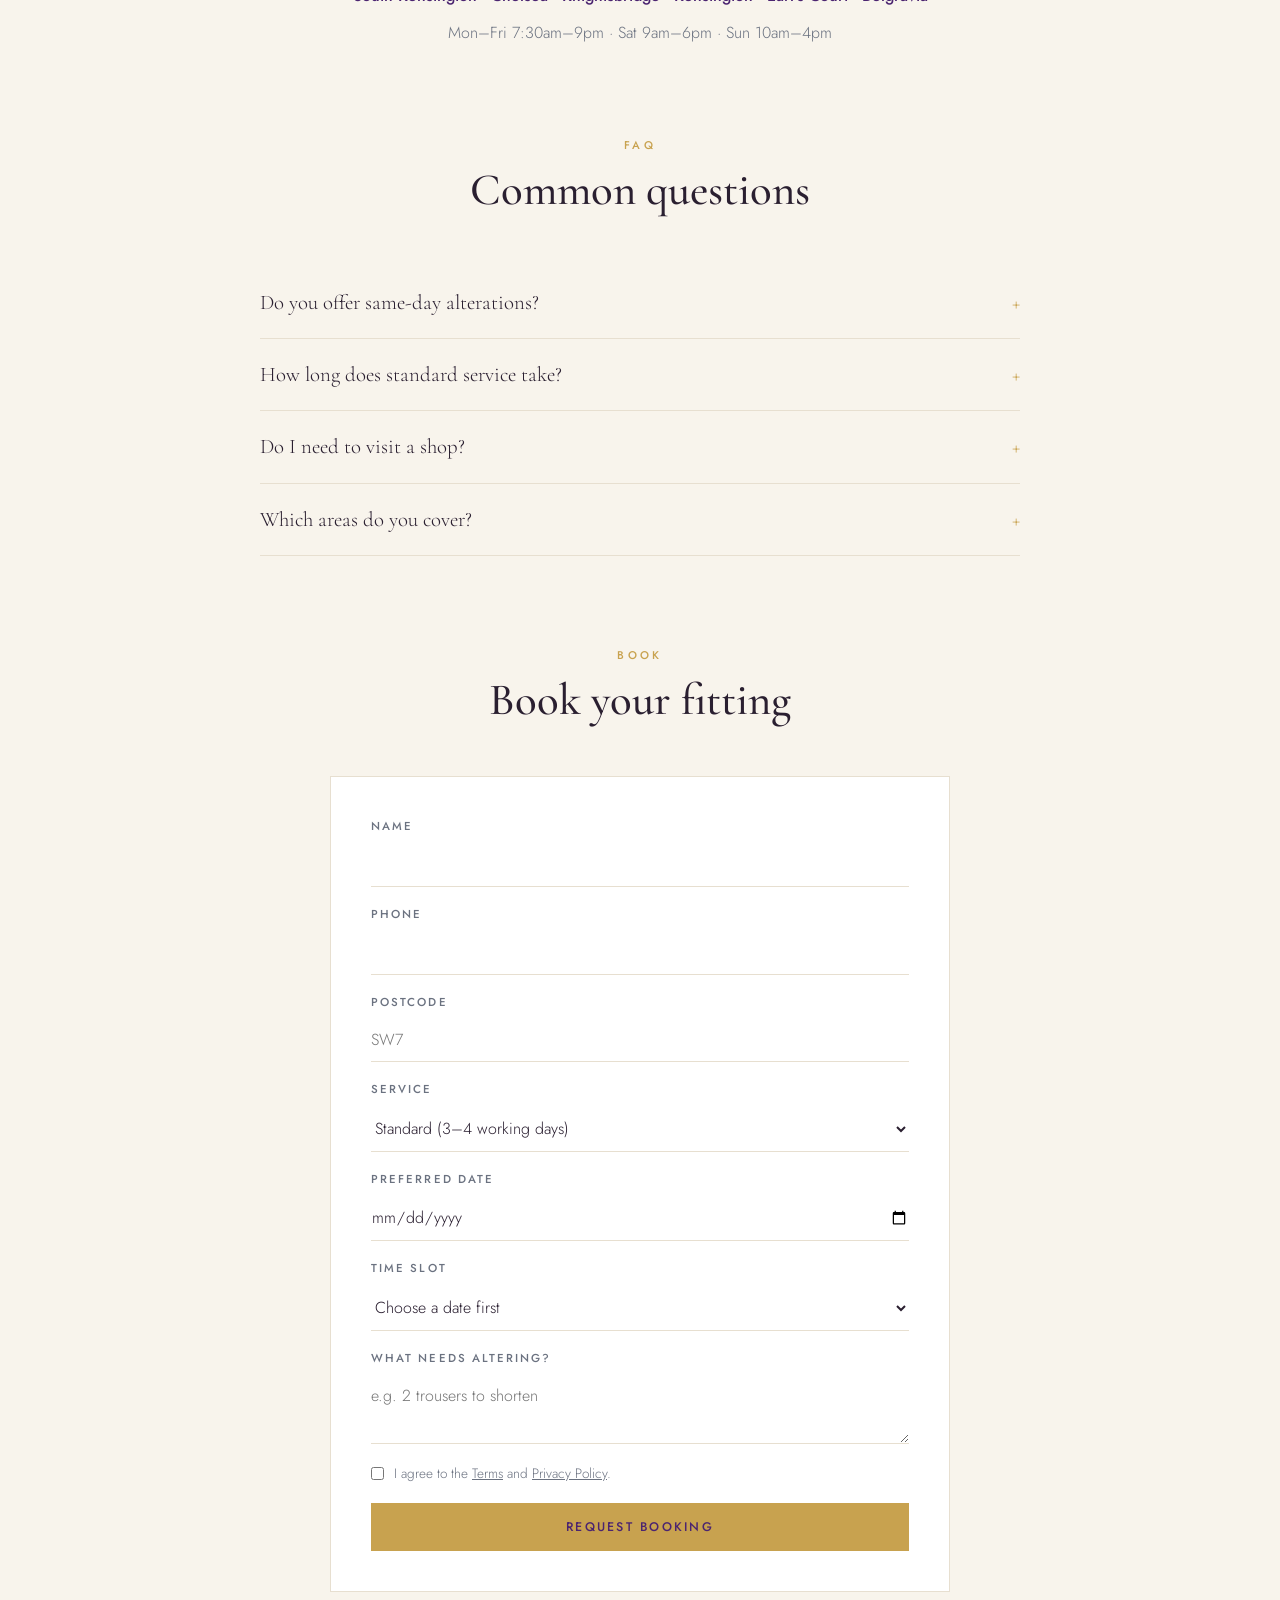
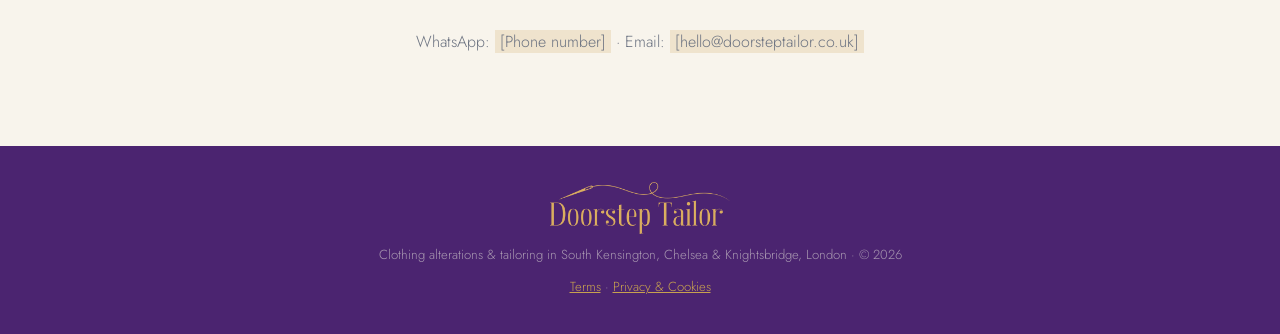
<file: v1/index.html>
<!DOCTYPE html>
<html lang="en">
<head>
<meta charset="utf-8">
<meta name="viewport" content="width=device-width, initial-scale=1">
<title>Clothing Alterations South Kensington | Home Fitting &amp; Pickup | Doorstep Tailor</title>
<meta name="description" content="Expert clothing alterations in South Kensington, Chelsea and Knightsbridge. Home fitting, free pickup and delivery, same-day service available. Book your tailor today.">
<meta name="robots" content="index, follow">
<link rel="canonical" href="https://doorsteptailor.pages.dev/">
<meta property="og:type" content="website">
<meta property="og:title" content="Doorstep Tailor | Alterations at Your Door, South Kensington">
<meta property="og:description" content="Home fitting, pickup and delivery. Standard 3–4 working days or same day.">
<meta property="og:url" content="https://doorsteptailor.pages.dev/">
<meta property="og:image" content="https://doorsteptailor.pages.dev/img/logo.png">
<meta property="og:locale" content="en_GB">
<meta name="theme-color" content="#4b2470">
<link rel="icon" type="image/png" href="../img/favicon.png">
<link rel="apple-touch-icon" href="../img/apple-touch-icon.png">
<script type="application/ld+json">
{"@context":"https://schema.org","@type":"LocalBusiness","additionalType":"https://schema.org/ProfessionalService","name":"Doorstep Tailor","description":"Clothing alterations with home fitting, pickup and delivery in South Kensington, Chelsea and Knightsbridge.","url":"https://doorsteptailor.pages.dev/","telephone":"[PHONE]","email":"hello@doorsteptailor.co.uk","priceRange":"££","areaServed":["South Kensington","Chelsea","Knightsbridge","Kensington","Earl's Court","Belgravia"],
"openingHoursSpecification":[{"@type":"OpeningHoursSpecification","dayOfWeek":["Monday","Tuesday","Wednesday","Thursday","Friday"],"opens":"07:30","closes":"21:00"},{"@type":"OpeningHoursSpecification","dayOfWeek":"Saturday","opens":"09:00","closes":"18:00"},{"@type":"OpeningHoursSpecification","dayOfWeek":"Sunday","opens":"10:00","closes":"16:00"}],
"hasOfferCatalog":{"@type":"OfferCatalog","name":"Alterations","itemListElement":[
{"@type":"Offer","itemOffered":{"@type":"Service","name":"Trouser shortening"},"price":"22","priceCurrency":"GBP"},
{"@type":"Offer","itemOffered":{"@type":"Service","name":"Dress hem"},"price":"24","priceCurrency":"GBP"},
{"@type":"Offer","itemOffered":{"@type":"Service","name":"Jacket sleeves"},"price":"35","priceCurrency":"GBP"},
{"@type":"Offer","itemOffered":{"@type":"Service","name":"Coat relining"},"price":"110","priceCurrency":"GBP"}]}}
</script>
<script type="application/ld+json">
{"@context":"https://schema.org","@type":"FAQPage","mainEntity":[
{"@type":"Question","name":"Do you offer same-day alterations in South Kensington?","acceptedAnswer":{"@type":"Answer","text":"Yes. Book by 10am and your clothes are returned the same evening, for £20 extra per order."}},
{"@type":"Question","name":"How long do standard alterations take?","acceptedAnswer":{"@type":"Answer","text":"Standard service takes 3–4 working days, with free pickup and delivery on orders from £60."}},
{"@type":"Question","name":"Do I need to visit a shop?","acceptedAnswer":{"@type":"Answer","text":"No. Your tailor fits you at home, collects your clothes and delivers them back."}},
{"@type":"Question","name":"Which areas do you cover?","acceptedAnswer":{"@type":"Answer","text":"South Kensington (SW7), Chelsea (SW3), Knightsbridge, Kensington (W8), Earl's Court (SW5) and Belgravia."}}]}
</script>
<link href="https://fonts.googleapis.com/css2?family=Cormorant+Garamond:ital,wght@0,500;0,600;1,500&family=Jost:wght@300;400;500&display=swap" rel="stylesheet">
<style>
:root{--navy:#4b2470;--navy2:#5a2f80;--champ:#c8a24f;--ivory:#f8f4ec;--text:#2a1f30;--muted:#6b7280;--line:#e7dfd0}
*{box-sizing:border-box;margin:0;padding:0}
html{scroll-behavior:smooth}
body{font-family:Jost,system-ui,sans-serif;font-weight:300;color:var(--text);background:var(--ivory);line-height:1.7}
h1,h2,h3{font-family:"Cormorant Garamond",Georgia,serif;font-weight:500;line-height:1.15}
a{color:inherit}
.wrap{max-width:1000px;margin:0 auto;padding:0 24px}
.eyebrow{text-transform:uppercase;letter-spacing:.3em;font-size:.7rem;color:var(--champ);font-weight:500}
.btn{display:inline-block;background:var(--champ);color:var(--navy);padding:14px 32px;text-decoration:none;font:500 .78rem Jost,sans-serif;letter-spacing:.18em;text-transform:uppercase;border:1px solid var(--champ);cursor:pointer;transition:.2s}
.btn:hover{background:transparent;color:var(--champ)}
nav{background:var(--navy);position:sticky;top:0;z-index:5}
nav .wrap{display:flex;justify-content:space-between;align-items:center;height:70px}
.logo{font-family:"Cormorant Garamond",serif;font-size:1.5rem;letter-spacing:.12em;color:var(--ivory);text-decoration:none}
.logo span{color:var(--champ)}
nav .btn{padding:10px 20px}
.hero{background:var(--navy);color:var(--ivory);text-align:center;padding:110px 0 120px}
.hero h1{font-size:clamp(2.6rem,6vw,4.4rem);margin:18px 0}
.hero h1 em{color:var(--champ)}
.hero p{color:#d6c8dc;max-width:520px;margin:0 auto 36px;font-size:1.05rem}
.line{width:50px;height:1px;background:var(--champ);margin:20px auto}
section{padding:90px 0}
.title{text-align:center;margin-bottom:50px}
.title h2{font-size:clamp(2rem,4vw,2.8rem);margin-top:10px}
.speed{display:grid;grid-template-columns:repeat(auto-fit,minmax(260px,1fr));gap:24px}
.box{background:#fff;border:1px solid var(--line);padding:40px;text-align:center}
.box.gold{background:var(--navy);color:var(--ivory);border-color:var(--navy)}
.box h3{font-size:1.8rem}
.box .big{font-family:"Cormorant Garamond",serif;font-size:2.2rem;color:var(--champ);margin:8px 0}
.box p{color:var(--muted);font-size:.95rem}.box.gold p{color:#d6c8dc}
.prices{background:#fff;border:1px solid var(--line);padding:16px 40px}
.row{display:flex;justify-content:space-between;padding:16px 0;border-bottom:1px solid var(--line)}
.row:last-child{border:0}
.row span:last-child{font-family:"Cormorant Garamond",serif;font-size:1.25rem;color:var(--navy)}
.note{text-align:center;color:var(--muted);font-size:.85rem;margin-top:18px}
.steps{display:grid;grid-template-columns:repeat(auto-fit,minmax(220px,1fr));gap:36px;text-align:center}
.n{font-family:"Cormorant Garamond",serif;font-style:italic;font-size:2.8rem;color:var(--champ);line-height:1}
.steps h3{font-size:1.45rem;margin:10px 0 6px}.steps p{color:var(--muted);font-size:.95rem}
.dark{background:var(--navy);color:var(--ivory)}
.dark .steps p{color:#d6c8dc}
.areas{text-align:center;color:var(--muted)}
.areas b{color:var(--navy);font-weight:500}.areas h2{color:var(--text)}
form{background:#fff;border:1px solid var(--line);padding:40px;display:grid;gap:18px;max-width:620px;margin:0 auto}
label{font-size:.72rem;letter-spacing:.18em;text-transform:uppercase;font-weight:500;color:var(--muted);display:grid;gap:6px}
input,select,textarea{font:300 1rem Jost,sans-serif;color:var(--text);padding:10px 0;border:0;border-bottom:1px solid var(--line);background:transparent;outline:none}
input:focus,select:focus,textarea:focus{border-color:var(--champ)}
textarea{min-height:70px}
.ok{display:none;border-left:2px solid var(--champ);padding:12px 16px;background:var(--ivory);font-size:.92rem}
.contact{text-align:center;margin-top:36px;color:var(--muted)}
.ph{background:#c8a24f33;padding:0 5px}
footer{background:var(--navy);color:#a998b1;text-align:center;padding:36px 0;font-size:.82rem}
footer .logo{font-size:1.2rem;display:block;margin-bottom:6px}
.hero{position:relative;overflow:hidden;background:var(--navy) url(../vid/hero.jpg) center/cover}
.bgv{position:absolute;inset:0;width:100%;height:100%;object-fit:cover;z-index:0}
.ov{position:absolute;inset:0;background:linear-gradient(rgba(75,36,112,.72),rgba(75,36,112,.88));z-index:0}
.hero h1+.line{margin-bottom:36px}
.fitband{position:relative;overflow:hidden}.fitband>.wrap{position:relative;z-index:1}
.hero:before{content:"";position:absolute;inset:0;background-image:repeating-linear-gradient(45deg,#c8a24f0a 0 1px,transparent 1px 22px);pointer-events:none}
.hero .wrap{position:relative}
.trust{display:flex;justify-content:center;gap:34px;flex-wrap:wrap;margin-top:54px;font-size:.78rem;letter-spacing:.14em;text-transform:uppercase;color:#c4b3cc}
.trust span:before{content:"✦ ";color:var(--champ)}
.box,.svc{transition:transform .3s,box-shadow .3s}
.box:hover,.svc:hover{transform:translateY(-4px);box-shadow:0 18px 40px #4b24701a}
.svcs{display:grid;grid-template-columns:repeat(auto-fit,minmax(210px,1fr));gap:18px;margin-bottom:26px}
.svc{background:#fff;border:1px solid var(--line);padding:28px 22px;text-align:center}
.svc{padding:0 0 24px!important;overflow:hidden}.svc img{width:100%;aspect-ratio:4/3;object-fit:cover;display:block;margin-bottom:16px;transition:transform .5s}.svc:hover img{transform:scale(1.05)}.svc h3,.svc p{padding:0 18px}
.fitband{background:var(--navy) url(../vid/sewing.jpg) center/cover}
.svc h3{font-size:1.35rem}.svc p{color:var(--muted);font-size:.88rem}
.faq{max-width:760px;margin:0 auto}
details{border-bottom:1px solid var(--line);padding:18px 0}
summary{cursor:pointer;font-family:"Cormorant Garamond",serif;font-size:1.3rem;list-style:none;display:flex;justify-content:space-between}
summary::-webkit-details-marker{display:none}
summary:after{content:"+";color:var(--champ)}details[open] summary:after{content:"–"}
details p{color:var(--muted);margin-top:8px}
.js .reveal{opacity:0;transform:translateY(18px);transition:opacity .8s,transform .8s}
.reveal.in{opacity:1;transform:none}
.wa{position:fixed;right:20px;bottom:20px;background:var(--champ);color:var(--navy);width:54px;height:54px;border-radius:50%;display:grid;place-items:center;box-shadow:0 8px 22px #0004;z-index:9}
nav ul{display:flex;gap:26px;list-style:none;font-size:.72rem;letter-spacing:.18em;text-transform:uppercase}
nav ul a{text-decoration:none;color:#d6c8dc}nav ul a:hover{color:var(--champ)}
@media(max-width:760px){nav ul{display:none}.prices{padding:8px 20px}form{padding:26px}}
#cb-btn{position:fixed;right:20px;bottom:20px;width:58px;height:58px;border-radius:50%;background:var(--champ);border:0;cursor:pointer;box-shadow:0 8px 22px #0005;z-index:20;display:grid;place-items:center}
#cb{position:fixed;right:20px;bottom:90px;width:min(360px,calc(100vw - 40px));height:480px;max-height:calc(100vh - 120px);background:#fff;border:1px solid var(--line);box-shadow:0 20px 50px #4b247040;z-index:20;display:none;flex-direction:column}
#cb.open{display:flex}
#cb header{background:var(--navy);color:var(--ivory);padding:14px 18px;display:flex;justify-content:space-between;align-items:center}
#cb header b{font-family:"Cormorant Garamond",serif;font-size:1.2rem;font-weight:500}
#cb header small{display:block;font-size:.7rem;color:var(--champ);letter-spacing:.1em}
#cb header button{background:none;border:0;color:#fff;font-size:1.4rem;cursor:pointer}
#cb-log{flex:1;overflow-y:auto;padding:16px;display:flex;flex-direction:column;gap:10px;background:var(--ivory)}
.m{max-width:85%;padding:10px 14px;font-size:.9rem;line-height:1.5}
.m.bot{background:#fff;border:1px solid var(--line);align-self:flex-start}
.m.me{background:var(--navy);color:#fff;align-self:flex-end}
#cb-q{display:flex;flex-wrap:wrap;gap:6px;padding:10px 12px;border-top:1px solid var(--line)}
#cb-q button{font:400 .78rem Jost,sans-serif;border:1px solid var(--champ);background:#fff;color:var(--navy);padding:6px 10px;cursor:pointer}
#cb-q button:hover{background:var(--champ)}
#cb form{all:unset;display:flex;border-top:1px solid var(--line)}
#cb input{flex:1;border:0;padding:12px 14px;font:300 .92rem Jost,sans-serif;outline:none}
#cb form button{background:var(--navy);color:var(--champ);border:0;padding:0 16px;cursor:pointer;font-size:1.1rem}
.svc img{height:auto}
@media(max-width:760px){
.logo{font-size:1.15rem;letter-spacing:.08em;white-space:nowrap}
nav .btn{padding:9px 14px;font-size:.68rem}
.hero{padding:80px 0 70px}
.trust{display:grid;grid-template-columns:1fr 1fr;gap:12px 10px;font-size:.66rem;letter-spacing:.08em;margin-top:40px}
.svcs{grid-template-columns:1fr 1fr;gap:12px}
.svc{padding-bottom:16px!important}.svc h3{font-size:1.1rem}.svc p{font-size:.78rem}.svc h3,.svc p{padding:0 10px}
section{padding:64px 0}
.box{padding:30px 22px}
.row{font-size:.92rem;gap:12px}
}
@media (prefers-reduced-motion:reduce){.bgv{display:none}}
.logo img{height:46px;width:auto;display:block}
@media(max-width:760px){.logo img{height:40px}}
</style>
</head>
<body>

<nav aria-label="Main"><div class="wrap">
  <a href="#top" class="logo"><img src="../img/logo.png" alt="Doorstep Tailor" width="200" height="58"></a>
  <ul><li><a href="#services">Services</a></li><li><a href="#prices">Prices</a></li><li><a href="#how">How it works</a></li><li><a href="#faq">FAQ</a></li></ul>
  <a href="#book" class="btn">Book Now</a>
</div></nav>

<header class="hero" id="top">
  <video class="bgv" autoplay muted loop playsinline preload="metadata" poster="../vid/hero.jpg" aria-hidden="true"><source src="../vid/hero.mp4" type="video/mp4"></video><div class="ov"></div>
  <div class="wrap">
  <div class="eyebrow">South Kensington · Chelsea · Knightsbridge</div>
  <h1>Clothing alterations in South Kensington, <em>at your door.</em></h1>
  <div class="line"></div>
  <a href="#book" class="btn">Book a Fitting</a>
  <div class="trust"><span>Home fitting</span><span>Free pickup &amp; delivery</span><span>Same-day option</span><span>Price agreed first</span></div>
</div></header>
<main>

<section id="services"><div class="wrap">
  <div class="title"><div class="eyebrow">Our Services</div><h2>Alterations for every wardrobe</h2></div>
  <div class="svcs reveal">
    <div class="svc"><img src="../img/trousers.jpg" alt="Tailor measuring the waist of black trousers" loading="lazy" width="700" height="525"><h3>Trousers &amp; Jeans</h3><p>Shortening, waist, tapering</p></div>
    <div class="svc"><img src="../img/suits.jpg" alt="Tailor marking dark suit fabric with chalk" loading="lazy" width="700" height="525"><h3>Suits &amp; Jackets</h3><p>Sleeves, body, length</p></div>
    <div class="svc"><img src="../img/dresses.jpg" alt="Hands sewing a dress on a sewing machine" loading="lazy" width="700" height="525"><h3>Dresses &amp; Bridal</h3><p>Hems, fitting, occasion wear</p></div>
    <div class="svc"><img src="../img/coats.jpg" alt="Tailor cutting wool coat fabric with scissors" loading="lazy" width="700" height="525"><h3>Coats</h3><p>Relining, shortening, repairs</p></div>
  </div>
</div></section>

<section style="padding-top:0"><div class="wrap">
  <div class="title"><div class="eyebrow">Turnaround</div><h2>Choose your service</h2></div>
  <div class="reveal speed">
    <div class="box"><h3>Standard</h3><div class="big">3–4 working days</div><p>Free pickup and delivery on orders from £60.</p></div>
    <div class="box gold"><h3>Same Day</h3><div class="big">Back by evening</div><p>Book by 10am. +£20 per order.</p></div>
  </div>
</div></section>

<section id="prices" style="padding-top:0"><div class="wrap">
  <div class="title"><div class="eyebrow">Prices</div><h2>Simple, clear pricing</h2></div>
  <div class="reveal prices">
    <div class="row"><span>Trouser or jeans shortening</span><span>from £22</span></div>
    <div class="row"><span>Waist in or out</span><span>from £26</span></div>
    <div class="row"><span>Dress or skirt hem</span><span>from £24</span></div>
    <div class="row"><span>Jacket sleeves</span><span>from £35</span></div>
    <div class="row"><span>Coat shortening</span><span>from £55</span></div>
    <div class="row"><span>Coat or jacket relining</span><span>from £110</span></div>
    <div class="row"><span>Zip replacement</span><span>from £22</span></div>
    <div class="row"><span>Bridal &amp; occasion wear</span><span>on request</span></div>
  </div>
  <p class="note">Final price agreed at your fitting, before any work begins. Orders under £60: £12 visit fee.</p>
</div></section>

<section class="dark fitband" id="how">
  <video class="bgv" autoplay muted loop playsinline preload="metadata" poster="../vid/sewing.jpg" aria-hidden="true"><source src="../vid/sewing.mp4" type="video/mp4"></video><div class="ov" style="background:rgba(75,36,112,.74)"></div>
  <div class="wrap">
  <div class="title"><div class="eyebrow">How It Works</div><h2>Three easy steps</h2></div>
  <div class="reveal steps">
    <div><div class="n">01</div><h3>Book</h3><p>Choose a time that suits you, including evenings and weekends.</p></div>
    <div><div class="n">02</div><h3>We fit &amp; collect</h3><p>Your tailor pins your clothes at home and takes them away.</p></div>
    <div><div class="n">03</div><h3>We return</h3><p>Delivered back, perfectly altered. Small tweaks are free.</p></div>
  </div>
</div></section>

<section><div class="wrap areas">
  <div class="title" style="margin-bottom:20px"><div class="eyebrow">Areas</div><h2>Where we visit</h2></div>
  <p><b>South Kensington</b> · <b>Chelsea</b> · <b>Knightsbridge</b> · <b>Kensington</b> · <b>Earl's Court</b> · <b>Belgravia</b></p>
  <p style="margin-top:10px">Mon–Fri 7:30am–9pm · Sat 9am–6pm · Sun 10am–4pm</p>
</div></section>

<section id="faq" style="padding-top:0"><div class="wrap">
  <div class="title"><div class="eyebrow">FAQ</div><h2>Common questions</h2></div>
  <div class="faq">
    <details><summary>Do you offer same-day alterations?</summary><p>Yes. Book by 10am and your clothes are returned the same evening, for £20 extra per order.</p></details>
    <details><summary>How long does standard service take?</summary><p>3–4 working days, with free pickup and delivery on orders from £60.</p></details>
    <details><summary>Do I need to visit a shop?</summary><p>No. Your tailor fits you at home, collects your clothes and delivers them back.</p></details>
    <details><summary>Which areas do you cover?</summary><p>South Kensington (SW7), Chelsea (SW3), Knightsbridge, Kensington (W8), Earl's Court (SW5) and Belgravia.</p></details>
  </div>
</div></section>

<section id="book" style="padding-top:0"><div class="wrap">
  <div class="title"><div class="eyebrow">Book</div><h2>Book your fitting</h2></div>
  <form class="reveal" id="form">
    <label>Name<input required></label>
    <label>Phone<input required type="tel"></label>
    <label>Postcode<input required placeholder="SW7"></label>
    <label>Service<select><option>Standard (3–4 working days)</option><option>Same day (+£20)</option></select></label>
    <label>Preferred date<input type="date" id="bdate" required></label>
    <label>Time slot<select id="bslot" required><option value="">Choose a date first</option></select></label>
    <label>What needs altering?<textarea placeholder="e.g. 2 trousers to shorten"></textarea></label>
    <label class="consent" style="flex-direction:row;display:flex;gap:10px;align-items:flex-start;text-transform:none;letter-spacing:0;font-weight:300;font-size:.85rem"><input type="checkbox" required style="margin-top:5px"><span>I agree to the <a href="terms.html">Terms</a> and <a href="privacy.html">Privacy Policy</a>.</span></label>
    <button class="btn" type="submit">Request Booking</button>
    <div class="ok" id="ok">Thank you. This is a preview, so the form isn't connected yet.</div>
  </form>
  <div class="contact">WhatsApp: <span class="ph">[Phone number]</span> · Email: <span class="ph">[hello@doorsteptailor.co.uk]</span></div>
</div></section>

</main>
<footer>
  <img src="../img/logo.png" alt="Doorstep Tailor" width="180" height="52" style="display:block;margin:0 auto 10px">
  Clothing alterations &amp; tailoring in South Kensington, Chelsea &amp; Knightsbridge, London · © 2026
  <div style="margin-top:10px"><a href="terms.html" style="color:#c8a24f">Terms</a> · <a href="privacy.html" style="color:#c8a24f">Privacy &amp; Cookies</a></div>
</footer>

<script>
document.getElementById('form').addEventListener('submit',function(e){e.preventDefault();document.getElementById('ok').style.display='block';this.reset();});
document.documentElement.classList.add('js');setTimeout(function(){document.querySelectorAll('.reveal').forEach(function(e){e.classList.add('in')})},2500);
var io=new IntersectionObserver(function(es){es.forEach(function(e){if(e.isIntersecting){e.target.classList.add('in');io.unobserve(e.target);}})},{threshold:.12});
document.querySelectorAll('.reveal').forEach(function(el){io.observe(el)});
</script>
<button id="cb-btn" aria-label="Chat with us"><svg width="26" height="26" viewBox="0 0 24 24" fill="none" stroke="#4b2470" stroke-width="1.8"><path d="M4 5h16v11H9l-5 4z"/></svg></button>
<div id="cb" role="dialog" aria-label="Doorstep Tailor assistant">
  <header><div><b>Doorstep Tailor</b><small>Ask us anything</small></div><button id="cb-x" aria-label="Close">×</button></header>
  <div id="cb-log"></div>
  <div id="cb-q"></div>
  <form id="cb-f"><input id="cb-i" placeholder="Type your question…" autocomplete="off"><button aria-label="Send">➤</button></form>
</div>
<script>
(function(){
var A={
prices:"Starting prices: trouser shortening £22, waist £26, dress hem £24, jacket sleeves £35, coat shortening £55, relining £110, zips £22. Your final price is agreed at the fitting.",
sameday:"Yes! Book by 10am and we return your clothes the same evening. It's £20 extra per order.",
standard:"Standard service takes 3–4 working days. Pickup and delivery are free on orders from £60.",
areas:"We visit South Kensington, Chelsea, Knightsbridge, Kensington, Earl's Court and Belgravia.",
how:"1) Book a time. 2) Your tailor fits you at home and collects your clothes. 3) We deliver them back, perfectly altered.",
hours:"Mon–Fri 7:30am–9pm, Sat 9am–6pm, Sun 10am–4pm.",
fee:"Orders from £60 have free pickup and delivery. Under £60 there's a £12 visit fee.",
bridal:"Yes, we alter wedding and occasion wear. Prices are quoted at your fitting.",
book:"Great! Scroll to the booking form, or tap 'Book now' below and I'll take you there.",
pay:"You pay by card or bank transfer when your clothes are returned.",
shop:"We don't have a shop. Everything happens at your door: fitting, pickup and delivery.",
hi:"Hello! I can help with prices, same-day service, areas we cover, or booking.",
fallback:"I'm not sure about that one. Please leave your question in the booking form or message us on WhatsApp, and we'll reply quickly."};
var K=[["sameday",/same|today|urgent|express|quick|fast/],["prices",/price|cost|how much|£|cheap|charge|trouser|jean|hem|sleeve|coat|zip|reline/],["standard",/standard|long|days|turnaround|normal|when.*ready/],["areas",/area|cover|postcode|sw\d|where|chelsea|knightsbridge|kensington|belgravia|earl/],["how",/how.*work|process|step/],["hours",/hour|open|time|evening|weekend|sunday|saturday/],["fee",/deliver|pickup|pick up|collect|free|fee/],["bridal",/bridal|wedding|gown|occasion|dress/],["pay",/pay|card|cash|transfer/],["shop",/shop|visit|address|office/],["book",/book|appoint|slot|reserve/],["hi",/^(hi|hello|hey)/]];
var Q=[["Prices","prices"],["Same day","sameday"],["Areas","areas"],["How it works","how"],["Book now","book"]];
var log=document.getElementById('cb-log'),box=document.getElementById('cb'),started=false;
function add(t,w){var d=document.createElement('div');d.className='m '+w;d.textContent=t;log.appendChild(d);log.scrollTop=log.scrollHeight;}
function reply(k){setTimeout(function(){add(A[k],'bot');if(k==='book'){box.classList.remove('open');document.getElementById('book').scrollIntoView();}},350);}
function ask(t){add(t,'me');var l=t.toLowerCase(),k='fallback';for(var i=0;i<K.length;i++){if(K[i][1].test(l)){k=K[i][0];break;}}reply(k);}
Q.forEach(function(q){var b=document.createElement('button');b.type='button';b.textContent=q[0];b.onclick=function(){add(q[0],'me');reply(q[1]);};document.getElementById('cb-q').appendChild(b);});
document.getElementById('cb-btn').onclick=function(){box.classList.toggle('open');if(!started){started=true;add("Hello! Welcome to Doorstep Tailor. How can I help you today?",'bot');}};
document.getElementById('cb-x').onclick=function(){box.classList.remove('open');};
document.getElementById('cb-f').addEventListener('submit',function(e){e.preventDefault();var i=document.getElementById('cb-i');if(i.value.trim()){ask(i.value.trim());i.value='';}});
})();
</script>
<script>
(function(){
var d=document.getElementById('bdate'),s=document.getElementById('bslot');
var t=new Date(),pad=function(n){return(n<10?'0':'')+n};
d.min=t.getFullYear()+'-'+pad(t.getMonth()+1)+'-'+pad(t.getDate());
var slots={wk:['07:30 – 09:30','09:30 – 11:30','11:30 – 13:30','13:30 – 15:30','15:30 – 17:30','17:30 – 19:30','19:30 – 21:00'],sat:['09:00 – 11:00','11:00 – 13:00','13:00 – 15:00','15:00 – 18:00'],sun:['10:00 – 12:00','12:00 – 14:00','14:00 – 16:00']};
d.addEventListener('change',function(){
  s.innerHTML='';if(!d.value){s.innerHTML='<option value="">Choose a date first</option>';return;}
  var day=new Date(d.value+'T12:00').getDay(),list=day===0?slots.sun:day===6?slots.sat:slots.wk;
  var o=document.createElement('option');o.value='';o.textContent='Choose a time slot';s.appendChild(o);
  list.forEach(function(x){var o=document.createElement('option');o.textContent=x;s.appendChild(o);});
});
})();
</script>
</body>
</html>
</file>
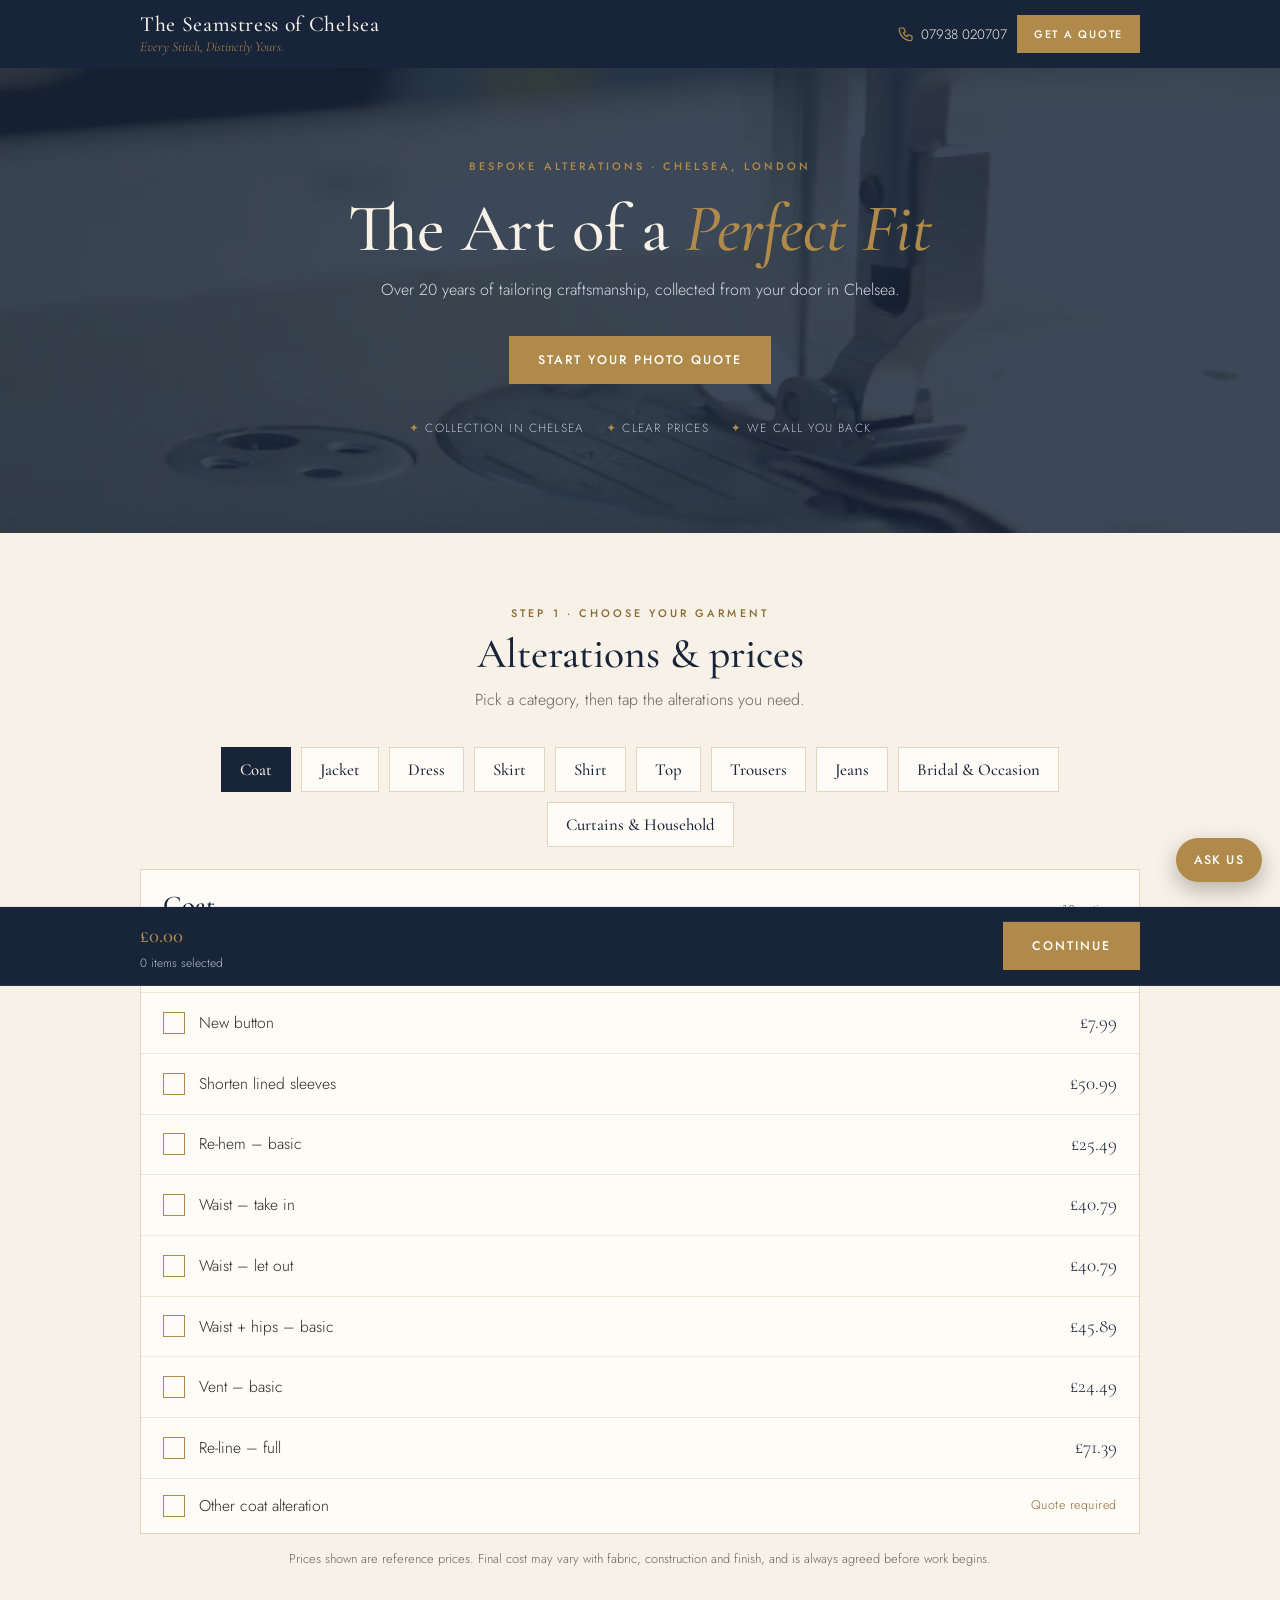
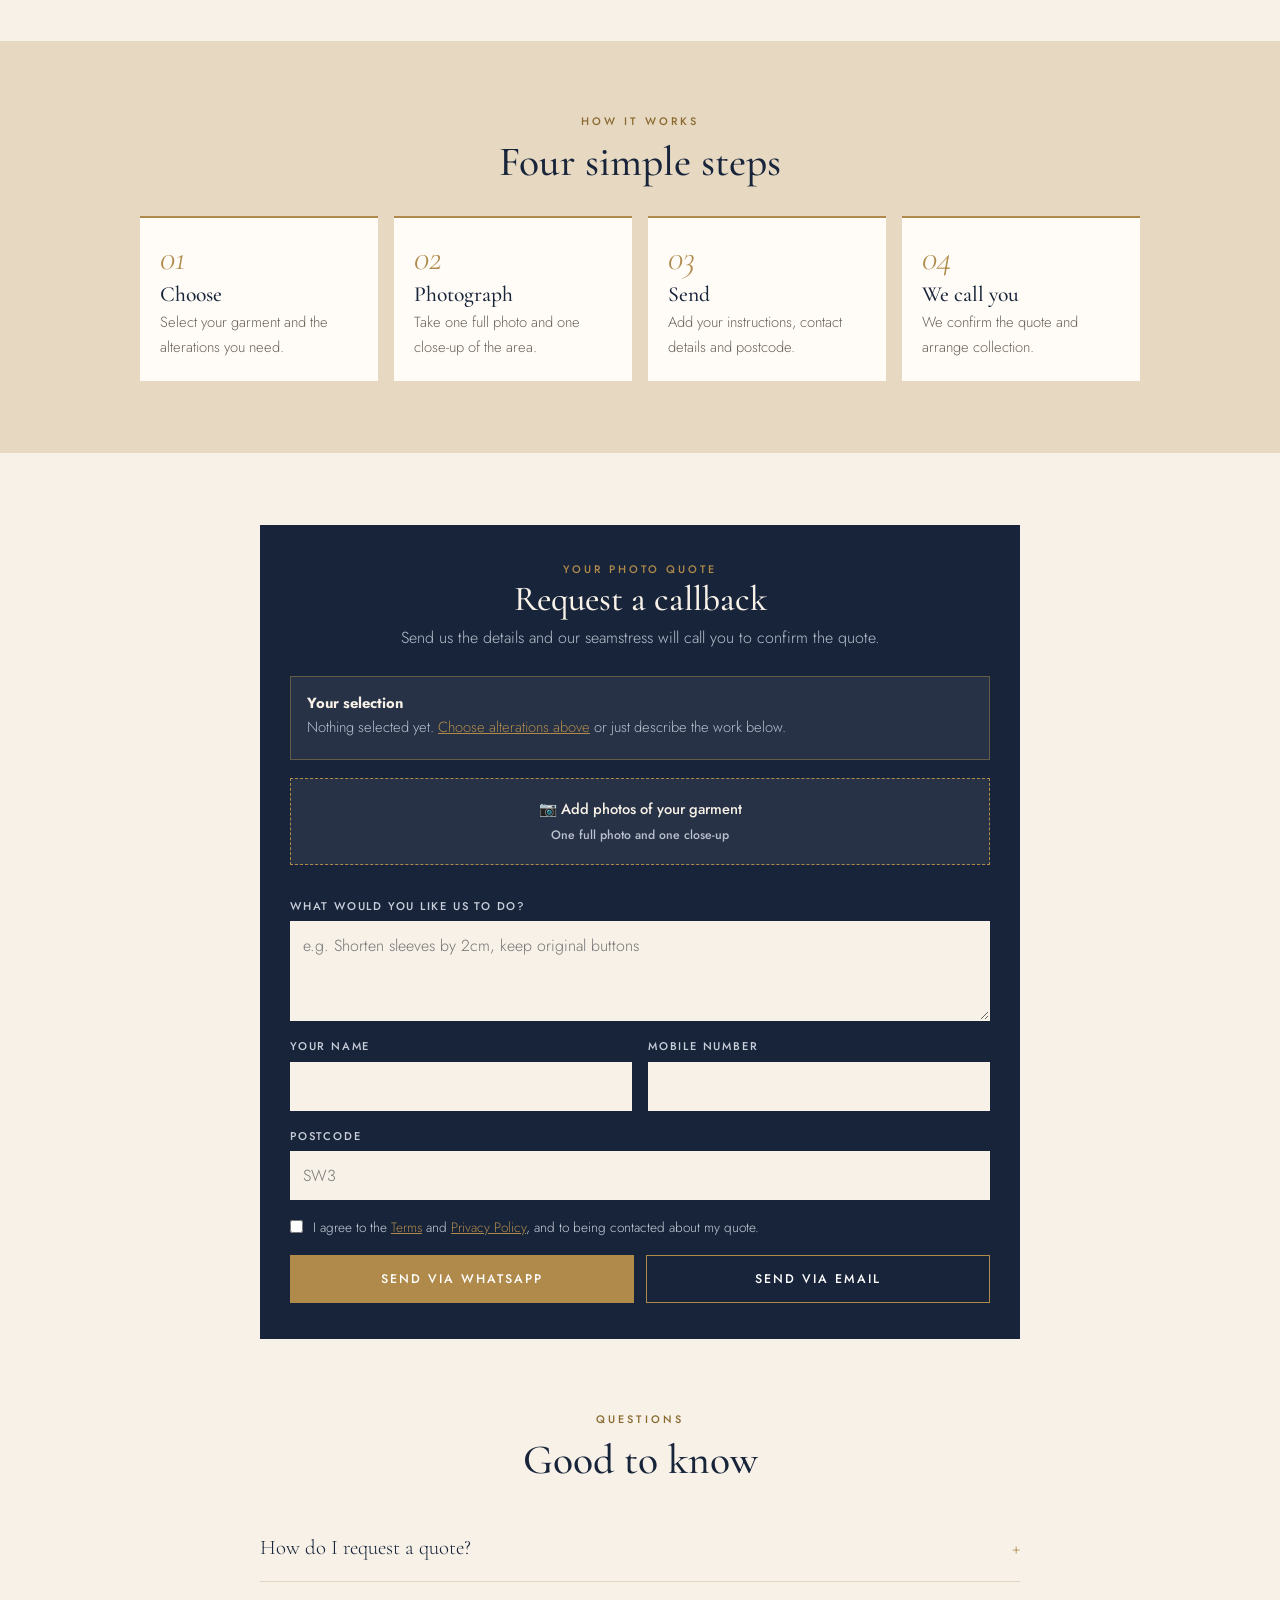
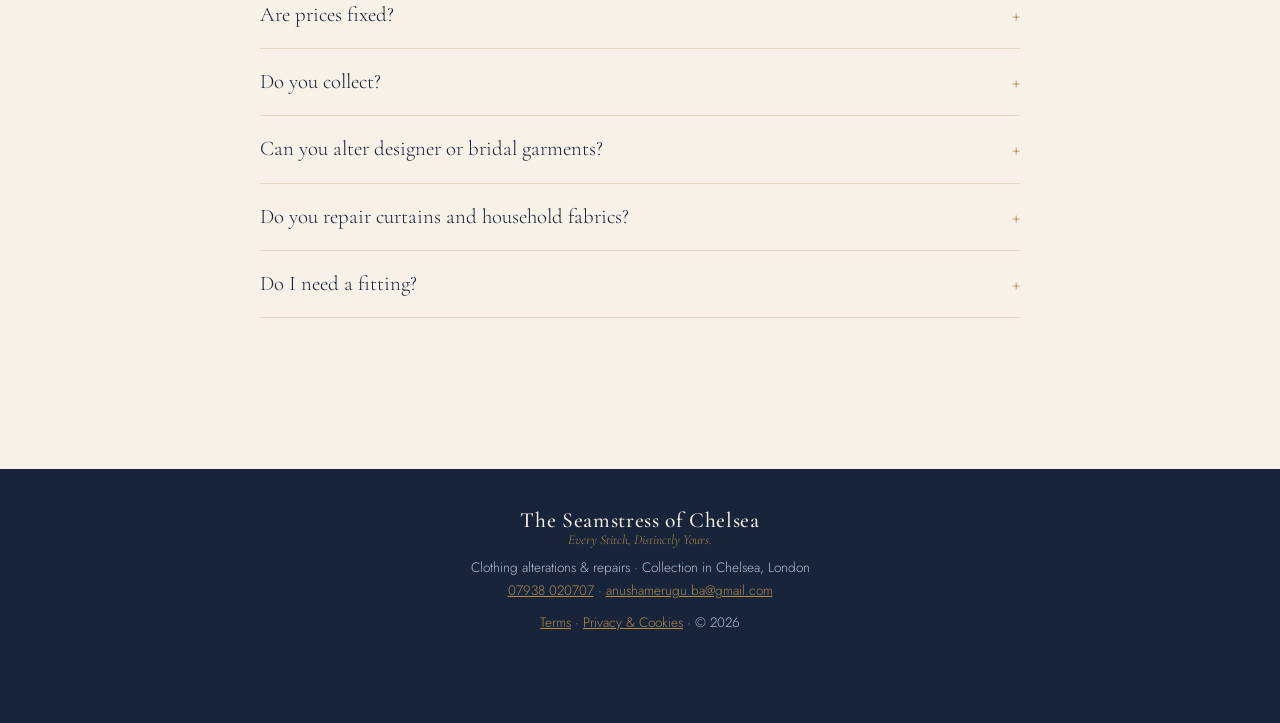
<file: v2-alt/index.html>
<!DOCTYPE html>
<html lang="en">
<head>
<meta charset="utf-8">
<meta name="viewport" content="width=device-width, initial-scale=1">
<title>The Seamstress of Chelsea | Clothing Alterations &amp; Repairs, Chelsea London</title>
<meta name="description" content="Bespoke clothing alterations and repairs in Chelsea, London. Choose your garment, see clear prices, send photos and we'll call you back. Collection service.">
<meta name="robots" content="noindex">
<meta name="theme-color" content="#17243A">
<link rel="icon" href="data:image/svg+xml,%3Csvg xmlns='http://www.w3.org/2000/svg' viewBox='0 0 32 32'%3E%3Crect width='32' height='32' fill='%2317243A'/%3E%3Ctext x='16' y='23' font-family='Georgia' font-size='19' fill='%23B08A4A' text-anchor='middle'%3ES%3C/text%3E%3C/svg%3E">
<link href="https://fonts.googleapis.com/css2?family=Cormorant+Garamond:ital,wght@0,500;0,600;1,500&family=Jost:wght@300;400;500&display=swap" rel="stylesheet">
<script type="application/ld+json">
{"@context":"https://schema.org","@type":"LocalBusiness","name":"The Seamstress of Chelsea","description":"Clothing alterations and repairs with collection in Chelsea, London.","telephone":"+447938020707","email":"anushamerugu.ba@gmail.com","areaServed":"Chelsea, London","priceRange":"££","slogan":"Every Stitch, Distinctly Yours."}
</script>
<style>
:root{--ivory:#F7F1E7;--navy:#17243A;--gold:#B08A4A;--goldtext:#8A6A30;--beige:#E7D8C2;--ink:#2B2620;--muted:#6B6259;--line:#E2D5C2;--white:#FFFCF7}
*{box-sizing:border-box;margin:0;padding:0}
html{scroll-behavior:smooth}
body{font-family:Jost,system-ui,sans-serif;font-weight:300;color:var(--ink);background:var(--ivory);line-height:1.65}
h1,h2,h3{font-family:"Cormorant Garamond",Georgia,serif;font-weight:500;color:var(--navy);line-height:1.15}
a{color:inherit}
.wrap{max-width:1040px;margin:0 auto;padding:0 20px}
.eyebrow{text-transform:uppercase;letter-spacing:.28em;font-size:.68rem;color:var(--goldtext);font-weight:500}
.btn{display:inline-block;background:var(--gold);color:#fff;border:1px solid var(--gold);padding:14px 28px;font:500 .78rem Jost,sans-serif;letter-spacing:.16em;text-transform:uppercase;text-decoration:none;cursor:pointer;transition:.2s}
.btn:hover{background:var(--navy);border-color:var(--navy)}
.btn.navy{background:var(--navy);border-color:var(--navy)}.btn.navy:hover{background:var(--gold);border-color:var(--gold)}
.btn.ghost{background:transparent;color:var(--navy);border-color:var(--navy)}
header{position:sticky;top:0;z-index:20;background:var(--navy)}
header .wrap{display:flex;align-items:center;justify-content:space-between;height:68px;gap:12px}
.brand{text-decoration:none;color:#F7F1E7;line-height:1.1}
.brand b{display:block;font-family:"Cormorant Garamond",serif;font-weight:500;font-size:1.35rem;letter-spacing:.03em}
.brand small{font-family:"Cormorant Garamond",serif;font-style:italic;color:var(--gold);font-size:.85rem}
.hact{display:flex;gap:10px;align-items:center}
.call{color:#F7F1E7;text-decoration:none;font-size:.85rem;display:flex;align-items:center;gap:6px}
.call svg{width:18px;height:18px}
header .btn{padding:10px 16px;font-size:.68rem}
.hero{position:relative;overflow:hidden;text-align:center;color:#F7F1E7;background:var(--navy) url(../vid/hero.jpg) center/cover;padding:90px 0 96px}
.hero video{position:absolute;inset:0;width:100%;height:100%;object-fit:cover}
.hero .ov{position:absolute;inset:0;background:rgba(23,36,58,.84)}
.hero .wrap{position:relative}
.hero .eyebrow{color:var(--gold)}
.hero h1{color:#F7F1E7;font-size:clamp(2.5rem,7vw,4.2rem);margin:14px 0 10px}
.hero h1 em{color:var(--gold)}
.hero p{color:#D6DBE3;max-width:520px;margin:0 auto 32px}
.chips{display:flex;justify-content:center;gap:22px;flex-wrap:wrap;margin-top:34px;font-size:.74rem;letter-spacing:.1em;text-transform:uppercase;color:#B9C1CE}
.chips span:before{content:"✦ ";color:var(--gold)}
section{padding:72px 0}
.head{text-align:center;max-width:620px;margin:0 auto 30px}
.head h2{font-size:clamp(1.9rem,4vw,2.6rem);margin:8px 0}
.head p{color:var(--muted)}
.cats{display:flex;gap:10px;overflow-x:auto;padding:4px 2px 12px;scroll-snap-type:x mandatory;-webkit-overflow-scrolling:touch;scrollbar-width:none}
.cats::-webkit-scrollbar{display:none}
.cat{flex:0 0 auto;scroll-snap-align:start;background:var(--white);border:1px solid var(--line);padding:11px 18px;font:500 1.05rem "Cormorant Garamond",serif;color:var(--navy);cursor:pointer;white-space:nowrap;transition:.2s}
.cat:hover{border-color:var(--gold)}
.cat.on{background:var(--navy);color:#F7F1E7;border-color:var(--navy)}
@media(min-width:900px){.cats{flex-wrap:wrap;justify-content:center;overflow:visible}}
.panel{background:var(--white);border:1px solid var(--line);margin-top:10px}
.ptitle{display:flex;justify-content:space-between;align-items:baseline;padding:20px 22px 10px;border-bottom:1px solid var(--line)}
.ptitle h3{font-size:1.7rem}.ptitle span{font-size:.8rem;color:var(--muted)}
.items{list-style:none}
.item{display:flex;align-items:center;gap:14px;padding:14px 22px;border-bottom:1px solid #EFE6D8;cursor:pointer;transition:background .15s}
.item:hover{background:#FBF6EE}
.item:last-child{border:0}
.tick{flex:0 0 22px;height:22px;border:1.5px solid var(--gold);display:grid;place-items:center;color:#fff;font-size:.8rem}
.item.sel{background:#F4ECDF}.item.sel .tick{background:var(--gold)}
.item .n{flex:1;font-size:.98rem}
.item .p{font-family:"Cormorant Garamond",serif;font-size:1.2rem;color:var(--navy);white-space:nowrap}
.item .p.q{font-family:Jost;font-size:.78rem;color:var(--goldtext);letter-spacing:.04em}
.note{font-size:.8rem;color:var(--muted);text-align:center;margin-top:14px}
.bar{position:sticky;bottom:0;z-index:15;background:var(--navy);color:#F7F1E7;transform:translateY(110%);transition:transform .3s}
.bar.show{transform:none}
.bar .wrap{display:flex;align-items:center;justify-content:space-between;gap:12px;padding-top:12px;padding-bottom:12px}
.bar b{font-family:"Cormorant Garamond",serif;font-size:1.3rem;font-weight:500;color:var(--gold)}
.bar small{display:block;font-size:.75rem;color:#B9C1CE}
.steps{display:grid;grid-template-columns:repeat(4,1fr);gap:16px}
.step{background:var(--white);border-top:2px solid var(--gold);padding:22px 20px}
.step .num{font-family:"Cormorant Garamond",serif;font-style:italic;font-size:2.2rem;color:var(--gold);line-height:1}
.step h3{font-size:1.35rem;margin:6px 0 4px}.step p{color:var(--muted);font-size:.92rem}
.beige{background:var(--beige)}
.qbox{background:var(--navy);color:#F7F1E7;max-width:760px;margin:0 auto;padding:36px 30px}
.qbox h2{color:#F7F1E7;text-align:center;font-size:2.2rem}
.qbox .lead{text-align:center;color:#B9C1CE;margin:6px 0 24px}
.sum{background:rgba(247,241,231,.07);border:1px solid rgba(176,138,74,.45);padding:14px 16px;margin-bottom:18px;font-size:.92rem}
.sum ul{list-style:none;margin-top:6px}.sum li{display:flex;justify-content:space-between;gap:10px;padding:3px 0}
.sum .empty{color:#B9C1CE}
form{display:grid;gap:16px}
.row{display:grid;grid-template-columns:1fr 1fr;gap:16px}
label{display:grid;gap:6px;font-size:.7rem;letter-spacing:.16em;text-transform:uppercase;color:#C9CFDA;font-weight:500}
input,select,textarea{font:300 1rem Jost,sans-serif;color:var(--ink);background:var(--ivory);border:1px solid transparent;padding:12px;outline:none;text-transform:none;letter-spacing:0}
input:focus,select:focus,textarea:focus{border-color:var(--gold)}
textarea{min-height:100px;resize:vertical}
.file{background:rgba(247,241,231,.07);border:1px dashed var(--gold);padding:18px;text-align:center;cursor:pointer;text-transform:none;letter-spacing:0;font-size:.92rem;color:#F7F1E7}
.file input{display:none}
.thumbs{display:flex;gap:8px;flex-wrap:wrap}.thumbs img{width:64px;height:64px;object-fit:cover;border:1px solid var(--gold)}
.consent{display:flex;gap:10px;align-items:flex-start;text-transform:none;letter-spacing:0;font-size:.85rem;font-weight:300;color:#C9CFDA}
.consent input{margin-top:4px;width:auto}
.consent a{color:var(--gold)}
.send{display:grid;grid-template-columns:1fr 1fr;gap:12px}
.ok{display:none;border-left:2px solid var(--gold);background:rgba(247,241,231,.08);padding:14px 16px;font-size:.92rem}
.faq{max-width:760px;margin:0 auto}
details{border-bottom:1px solid var(--line);padding:16px 0}
summary{cursor:pointer;list-style:none;display:flex;justify-content:space-between;gap:16px;font-family:"Cormorant Garamond",serif;font-size:1.3rem;color:var(--navy)}
summary::-webkit-details-marker{display:none}
summary:after{content:"+";color:var(--gold)}details[open] summary:after{content:"–"}
details p{color:var(--muted);margin-top:8px}
footer{background:var(--navy);color:#B9C1CE;text-align:center;padding:40px 0 90px;font-size:.85rem}
footer .brand{display:inline-block;margin-bottom:8px}
footer a{color:var(--gold)}
#cb-btn{position:fixed;right:18px;bottom:18px;z-index:30;background:var(--gold);color:#fff;border:0;border-radius:30px;padding:13px 18px;font:500 .78rem Jost,sans-serif;letter-spacing:.1em;text-transform:uppercase;box-shadow:0 8px 22px #0004;cursor:pointer}
body.hasbar #cb-btn{bottom:84px}
#cb{position:fixed;right:18px;bottom:80px;z-index:31;width:min(350px,calc(100vw - 36px));height:460px;max-height:calc(100vh - 120px);background:#fff;border:1px solid var(--line);box-shadow:0 20px 50px #17243A40;display:none;flex-direction:column}
#cb.open{display:flex}
#cb header{position:static;display:flex;justify-content:space-between;align-items:center;padding:12px 16px}
#cb header b{font-family:"Cormorant Garamond",serif;font-weight:500;font-size:1.15rem;color:#F7F1E7}
#cb header button{background:none;border:0;color:#fff;font-size:1.4rem;cursor:pointer}
#cb-log{flex:1;overflow-y:auto;padding:14px;display:flex;flex-direction:column;gap:8px;background:var(--ivory)}
.m{max-width:86%;padding:9px 13px;font-size:.88rem}
.m.bot{background:#fff;border:1px solid var(--line);align-self:flex-start}
.m.me{background:var(--navy);color:#fff;align-self:flex-end}
#cb-q{display:flex;flex-wrap:wrap;gap:6px;padding:10px;border-top:1px solid var(--line)}
#cb-q button{font:400 .76rem Jost,sans-serif;border:1px solid var(--gold);background:#fff;color:var(--navy);padding:6px 10px;cursor:pointer}
#cb-f{display:flex;border-top:1px solid var(--line)}
#cb-f input{flex:1;border:0;background:#fff;padding:12px}
#cb-f button{background:var(--navy);color:var(--gold);border:0;padding:0 16px;cursor:pointer}
@media(max-width:760px){
 .call span{display:none}
 .brand b{font-size:1.02rem;white-space:nowrap}.brand small{font-size:.72rem}header .btn{padding:9px 11px;font-size:.62rem;letter-spacing:.1em}
 .steps{grid-template-columns:1fr 1fr}
 .row,.send{grid-template-columns:1fr}
 .qbox{padding:28px 18px}
 section{padding:56px 0}
 .item{padding:13px 16px}.ptitle{padding:16px}
}
@media(prefers-reduced-motion:reduce){.hero video{display:none}}
</style>
</head>
<body>

<header><div class="wrap">
  <a class="brand" href="#top"><b>The Seamstress of Chelsea</b><small>Every Stitch, Distinctly Yours.</small></a>
  <div class="hact">
    <a class="call" href="tel:+447938020707" aria-label="Call us"><svg viewBox="0 0 24 24" fill="none" stroke="#B08A4A" stroke-width="1.6"><path d="M5 4h4l2 5-2.5 1.5a11 11 0 005 5L15 13l5 2v4a2 2 0 01-2 2A16 16 0 013 6a2 2 0 012-2"/></svg><span>07938 020707</span></a>
    <a class="btn" href="#quote">Get a Quote</a>
  </div>
</div></header>

<section class="hero" id="top">
  <video autoplay muted loop playsinline preload="metadata" poster="../vid/hero.jpg" aria-hidden="true"><source src="../vid/hero.mp4" type="video/mp4"></video><div class="ov"></div>
  <div class="wrap">
    <div class="eyebrow">Bespoke alterations · Chelsea, London</div>
    <h1>The Art of a <em>Perfect Fit</em></h1>
    <p>Over 20 years of tailoring craftsmanship, collected from your door in Chelsea.</p>
    <a class="btn" href="#services">Start Your Photo Quote</a>
    <div class="chips"><span>Collection in Chelsea</span><span>Clear prices</span><span>We call you back</span></div>
  </div>
</section>

<main>
<section id="services"><div class="wrap">
  <div class="head"><div class="eyebrow">Step 1 · Choose your garment</div><h2>Alterations &amp; prices</h2><p>Pick a category, then tap the alterations you need.</p></div>
  <div class="cats" id="cats" role="tablist" aria-label="Garment categories"></div>
  <div class="panel">
    <div class="ptitle"><h3 id="ctitle">Coat</h3><span id="ccount"></span></div>
    <ul class="items" id="items"></ul>
  </div>
  <p class="note">Prices shown are reference prices. Final cost may vary with fabric, construction and finish, and is always agreed before work begins.</p>
</div></section>

<section class="beige"><div class="wrap">
  <div class="head"><div class="eyebrow">How it works</div><h2>Four simple steps</h2></div>
  <div class="steps">
    <div class="step"><div class="num">01</div><h3>Choose</h3><p>Select your garment and the alterations you need.</p></div>
    <div class="step"><div class="num">02</div><h3>Photograph</h3><p>Take one full photo and one close-up of the area.</p></div>
    <div class="step"><div class="num">03</div><h3>Send</h3><p>Add your instructions, contact details and postcode.</p></div>
    <div class="step"><div class="num">04</div><h3>We call you</h3><p>We confirm the quote and arrange collection.</p></div>
  </div>
</div></section>

<section id="quote"><div class="wrap">
  <div class="qbox">
    <div class="eyebrow" style="text-align:center;color:var(--gold)">Your photo quote</div>
    <h2>Request a callback</h2>
    <p class="lead">Send us the details and our seamstress will call you to confirm the quote.</p>
    <div class="sum" id="sum"><strong>Your selection</strong><div class="empty" id="sumEmpty">Nothing selected yet. <a href="#services" style="color:var(--gold)">Choose alterations above</a> or just describe the work below.</div><ul id="sumList"></ul></div>
    <form id="qf">
      <label class="file" id="drop">
        <input type="file" id="photos" accept="image/*" multiple>
        <span>📷 Add photos of your garment<br><small style="color:#B9C1CE">One full photo and one close-up</small></span>
      </label>
      <div class="thumbs" id="thumbs"></div>
      <label>What would you like us to do?<textarea id="det" required placeholder="e.g. Shorten sleeves by 2cm, keep original buttons"></textarea></label>
      <div class="row">
        <label>Your name<input id="nm" required autocomplete="name"></label>
        <label>Mobile number<input id="mb" required type="tel" autocomplete="tel"></label>
      </div>
      <label>Postcode<input id="pc" required placeholder="SW3" autocomplete="postal-code"></label>
      <label class="consent"><input type="checkbox" required><span>I agree to the <a href="terms.html">Terms</a> and <a href="privacy.html">Privacy Policy</a>, and to being contacted about my quote.</span></label>
      <div class="send">
        <button class="btn" type="submit" data-via="wa">Send via WhatsApp</button>
        <button class="btn navy" type="submit" data-via="mail" style="border-color:var(--gold)">Send via Email</button>
      </div>
      <div class="ok" id="ok"></div>
    </form>
  </div>
</div></section>

<section style="padding-top:0"><div class="wrap">
  <div class="head"><div class="eyebrow">Questions</div><h2>Good to know</h2></div>
  <div class="faq">
    <details><summary>How do I request a quote?</summary><p>Choose a category, tap the alterations you need, add photos and instructions, and send. We'll call you to discuss it.</p></details>
    <details><summary>Are prices fixed?</summary><p>Published prices are reference prices. The final cost may depend on fabric, construction and finish, and is always agreed with you before work starts.</p></details>
    <details><summary>Do you collect?</summary><p>Yes. We currently offer collection and return in Chelsea. There is no shop to visit.</p></details>
    <details><summary>Can you alter designer or bridal garments?</summary><p>Yes. Send photos and details for an assessment and a personal quotation.</p></details>
    <details><summary>Do you repair curtains and household fabrics?</summary><p>Yes. Choose Curtains &amp; Household, then add photos, dimensions and your instructions.</p></details>
    <details><summary>Do I need a fitting?</summary><p>Some alterations need a fitting or a closer look before the final quote. We'll tell you when we call.</p></details>
  </div>
</div></section>
</main>

<div class="bar" id="bar"><div class="wrap"><div><b id="barTot">£0.00</b><small id="barTxt">0 items selected</small></div><a class="btn" href="#quote">Continue</a></div></div>

<footer>
  <a class="brand" href="#top"><b>The Seamstress of Chelsea</b><small>Every Stitch, Distinctly Yours.</small></a>
  <p>Clothing alterations &amp; repairs · Collection in Chelsea, London</p>
  <p><a href="tel:+447938020707">07938 020707</a> · <a href="mailto:anushamerugu.ba@gmail.com">anushamerugu.ba@gmail.com</a></p>
  <p style="margin-top:10px"><a href="terms.html">Terms</a> · <a href="privacy.html">Privacy &amp; Cookies</a> · © 2026</p>
</footer>

<button id="cb-btn" aria-label="Chat with us">Ask us</button>
<div id="cb" role="dialog" aria-label="Chat"><header><b>The Seamstress of Chelsea</b><button id="cb-x" aria-label="Close">×</button></header><div id="cb-log"></div><div id="cb-q"></div><form id="cb-f"><input id="cb-i" placeholder="Type your question…" autocomplete="off"><button aria-label="Send">➤</button></form></div>

<script>
var WA='447938020707',MAIL='anushamerugu.ba@gmail.com';
var Q='Quote required';
var DATA={
"Coat":[["Re-stitch button","4.99"],["New button","7.99"],["Shorten lined sleeves","50.99"],["Re-hem – basic","25.49"],["Waist – take in","40.79"],["Waist – let out","40.79"],["Waist + hips – basic","45.89"],["Vent – basic","24.49"],["Re-line – full","71.39"],["Other coat alteration",Q]],
"Jacket":[["Button resew","4.99"],["New button","7.99"],["Shorten sleeves – normal","46.99"],["Shorten sleeves – original finish","61.19"],["Shorten sleeves with vent","91.79"],["Lengthen sleeve – normal","46.99"],["Lengthen sleeve with vent","61.19"],["Lengthen from shoulder","91.79"],["Re-line","71.39"],["Elbow patch","45.89"],["Emblem","20.39"],["Other jacket alteration",Q]],
"Dress":[["New button","7.99"],["Sleeves – basic","30.59"],["Sleeves – same finish","46.99"],["Sleeves – original finish","46.99"],["Reverse collar",Q],["Reverse cuff",Q],["Side taper",Q],["Other dress alteration",Q]],
"Skirt":[["Re-hem / shorten",Q],["Waist alteration",Q],["Re-line",Q],["Formal / evening skirt",Q],["Pleated skirt",Q],["Other skirt alteration",Q]],
"Shirt":[["Button resew","4.99"],["New button","7.99"],["Shorten sleeves",Q],["Shorten shirt",Q],["Take in sides",Q],["Other shirt alteration",Q]],
"Top":[["Button resew","4.99"],["New button","7.99"],["Sleeve alteration",Q],["Take in / taper",Q],["Other top alteration",Q]],
"Trousers":[["Shorten trousers","30.59"],["Shorten – original finish","35.69"],["Lengthen trousers","30.59"],["Re-hem 1 leg","19.39"],["Re-hem 2 legs","27.59"],["Take in waist","33.69"],["Let out waist","33.69"],["Elastic / waist","33.69"],["Taper – half","39.79"],["Taper – full","50.99"],["New zip – normal","30.59"],["New zip – invisible","35.69"],["Renew crotch seam","19.39"],["Resew seam","17.39"],["Re-line half","61.19"],["Re-line full","71.39"],["½ pocket","30.59"],["Full pocket","40.79"],["Belt loop","20.39"],["Patch – size 1","23.49"],["Patch – size 2","30.59"],["Patch – size 3","37.79"],["Button resew","4.99"],["New button","7.99"],["Other trouser alteration",Q]],
"Jeans":[["Shorten jeans",Q],["Original / chain finish",Q],["Taper jeans",Q],["Zip / seam repair",Q],["Other jeans alteration",Q]],
"Bridal & Occasion":[["Bridal fitting / alteration","Personal quotation"],["Dress adjustment",Q],["Hem / length",Q],["Bespoke work","Personal quotation"]],
"Curtains & Household":[["Curtain shortening",Q],["Curtain lining repair",Q],["Seam / fabric repair",Q],["Other household work",Q]]
};
var sel={},cur='Coat';
var catsEl=document.getElementById('cats'),itemsEl=document.getElementById('items');
function money(n){return '£'+n.toFixed(2)}
function isNum(p){return !isNaN(parseFloat(p))}
function render(){
  document.getElementById('ctitle').textContent=cur;
  document.getElementById('ccount').textContent=DATA[cur].length+' options';
  itemsEl.innerHTML='';
  DATA[cur].forEach(function(it){
    var k=cur+'|'+it[0],li=document.createElement('li');
    li.className='item'+(sel[k]?' sel':'');li.setAttribute('role','checkbox');li.setAttribute('aria-checked',!!sel[k]);li.tabIndex=0;
    li.innerHTML='<span class="tick">'+(sel[k]?'✓':'')+'</span><span class="n"></span><span class="p'+(isNum(it[1])?'':' q')+'"></span>';
    li.querySelector('.n').textContent=it[0];li.querySelector('.p').textContent=isNum(it[1])?money(+it[1]):it[1];
    var tog=function(){if(sel[k])delete sel[k];else sel[k]={c:cur,n:it[0],p:it[1]};render();summary();};
    li.onclick=tog;li.onkeydown=function(e){if(e.key==' '||e.key=='Enter'){e.preventDefault();tog();}};
    itemsEl.appendChild(li);
  });
  [].forEach.call(catsEl.children,function(b){var on=b.dataset.c===cur;b.classList.toggle('on',on);b.setAttribute('aria-selected',on);});
}
Object.keys(DATA).forEach(function(c){var b=document.createElement('button');b.className='cat';b.type='button';b.textContent=c;b.dataset.c=c;b.setAttribute('role','tab');b.onclick=function(){cur=c;render();};catsEl.appendChild(b);});
function summary(){
  var keys=Object.keys(sel),tot=0,q=0,ul=document.getElementById('sumList');ul.innerHTML='';
  keys.forEach(function(k){var s=sel[k],li=document.createElement('li');if(isNum(s.p))tot+=+s.p;else q++;
    li.innerHTML='<span></span><span></span>';li.children[0].textContent=s.c+' – '+s.n;li.children[1].textContent=isNum(s.p)?money(+s.p):'quote';ul.appendChild(li);});
  if(keys.length){var li=document.createElement('li');li.style.cssText='border-top:1px solid rgba(176,138,74,.45);margin-top:6px;padding-top:8px;color:#B08A4A';li.innerHTML='<span>Estimated total'+(q?' (+ '+q+' to quote)':'')+'</span><span>'+money(tot)+'</span>';ul.appendChild(li);}
  document.getElementById('sumEmpty').style.display=keys.length?'none':'block';
  document.getElementById('barTot').textContent=money(tot);
  document.getElementById('barTxt').textContent=keys.length+' item'+(keys.length==1?'':'s')+' selected'+(q?' · '+q+' to quote':'');
  var bar=document.getElementById('bar');bar.classList.toggle('show',keys.length>0);document.body.classList.toggle('hasbar',keys.length>0);
}
render();summary();
var photos=[];
document.getElementById('photos').addEventListener('change',function(){
  var t=document.getElementById('thumbs');t.innerHTML='';photos=[].slice.call(this.files);
  photos.forEach(function(f){var i=document.createElement('img');i.alt=f.name;i.src=URL.createObjectURL(f);t.appendChild(i);});
});
var via='wa';
[].forEach.call(document.querySelectorAll('[data-via]'),function(b){b.addEventListener('click',function(){via=b.dataset.via;});});
document.getElementById('qf').addEventListener('submit',function(e){
  e.preventDefault();
  var lines=['New quote request – The Seamstress of Chelsea','','Name: '+nm.value,'Mobile: '+mb.value,'Postcode: '+pc.value,''];
  var keys=Object.keys(sel),tot=0;
  if(keys.length){lines.push('Selected:');keys.forEach(function(k){var s=sel[k];if(isNum(s.p))tot+=+s.p;lines.push('- '+s.c+' – '+s.n+' ('+(isNum(s.p)?money(+s.p):'quote')+')');});lines.push('Estimate: '+money(tot),'');}
  lines.push('Instructions: '+det.value);
  if(photos.length)lines.push('','Photos: '+photos.length+' (attaching now)');
  var txt=lines.join('\n'),ok=document.getElementById('ok'),url;
  if(via==='wa'){url='https://wa.me/'+WA+'?text='+encodeURIComponent(txt);}
  else{url='mailto:'+MAIL+'?subject='+encodeURIComponent('Quote request – '+nm.value)+'&body='+encodeURIComponent(txt);}
  ok.style.display='block';
  ok.innerHTML='Thank you, '+nm.value.replace(/[<>&]/g,'')+'. Your request is ready to send.'+(photos.length?' <b>Please attach your '+photos.length+' photo'+(photos.length>1?'s':'')+' in the message</b> before sending.':'')+'<br><a class="btn" style="margin-top:10px" target="_blank" rel="noopener" href="'+url+'">Open '+(via==='wa'?'WhatsApp':'Email')+'</a>';
  try{window.open(url,'_blank');}catch(x){}
});
(function(){
var A={prices:"Choose a category in 'Alterations & prices' to see exact prices. For example, shortening trousers is £30.59 and a jacket re-line is £71.39.",
collect:"We collect and return in Chelsea. There's no shop to visit.",
quote:"Tap the alterations you need, add photos and instructions in the quote form, and we'll call you back.",
time:"Most work is ready within a few working days. We'll confirm timing when we call.",
bridal:"Yes, we work on bridal and occasionwear. Send photos for a personal quotation.",
curtain:"Yes, we shorten and repair curtains and household fabrics. Send photos and dimensions.",
human:"Of course. Message us on WhatsApp at 07938 020707 and a person will reply.",
hi:"Hello! I can help with prices, collection, quotes, or put you in touch with us.",
fallback:"I'm not sure about that. Please message us on WhatsApp at 07938 020707 and we'll help."};
var K=[["human",/human|person|talk|call|whatsapp|speak/],["prices",/price|cost|how much|£|cheap/],["collect",/collect|pick|deliver|shop|visit|where|area/],["quote",/quote|photo|book|order/],["time",/long|time|ready|days|when/],["bridal",/bridal|wedding|gown|occasion/],["curtain",/curtain|household|fabric/],["hi",/^(hi|hello|hey)/]];
var log=document.getElementById('cb-log'),box=document.getElementById('cb'),st=false;
function add(t,w){var d=document.createElement('div');d.className='m '+w;d.textContent=t;log.appendChild(d);log.scrollTop=log.scrollHeight;}
function rep(k){setTimeout(function(){add(A[k],'bot');if(k==='quote'){setTimeout(function(){box.classList.remove('open');document.getElementById('services').scrollIntoView();},900);}},300);}
[["Prices","prices"],["Collection","collect"],["Get a quote","quote"],["Talk to a person","human"]].forEach(function(q){var b=document.createElement('button');b.type='button';b.textContent=q[0];b.onclick=function(){add(q[0],'me');rep(q[1]);};document.getElementById('cb-q').appendChild(b);});
document.getElementById('cb-btn').onclick=function(){box.classList.toggle('open');if(!st){st=true;add("Hello, welcome to The Seamstress of Chelsea. How can I help?",'bot');}};
document.getElementById('cb-x').onclick=function(){box.classList.remove('open');};
document.getElementById('cb-f').addEventListener('submit',function(e){e.preventDefault();var i=document.getElementById('cb-i'),v=i.value.trim();if(!v)return;add(v,'me');var l=v.toLowerCase(),k='fallback';for(var j=0;j<K.length;j++)if(K[j][1].test(l)){k=K[j][0];break;}rep(k);i.value='';});
})();
</script>
</body>
</html>
</file>
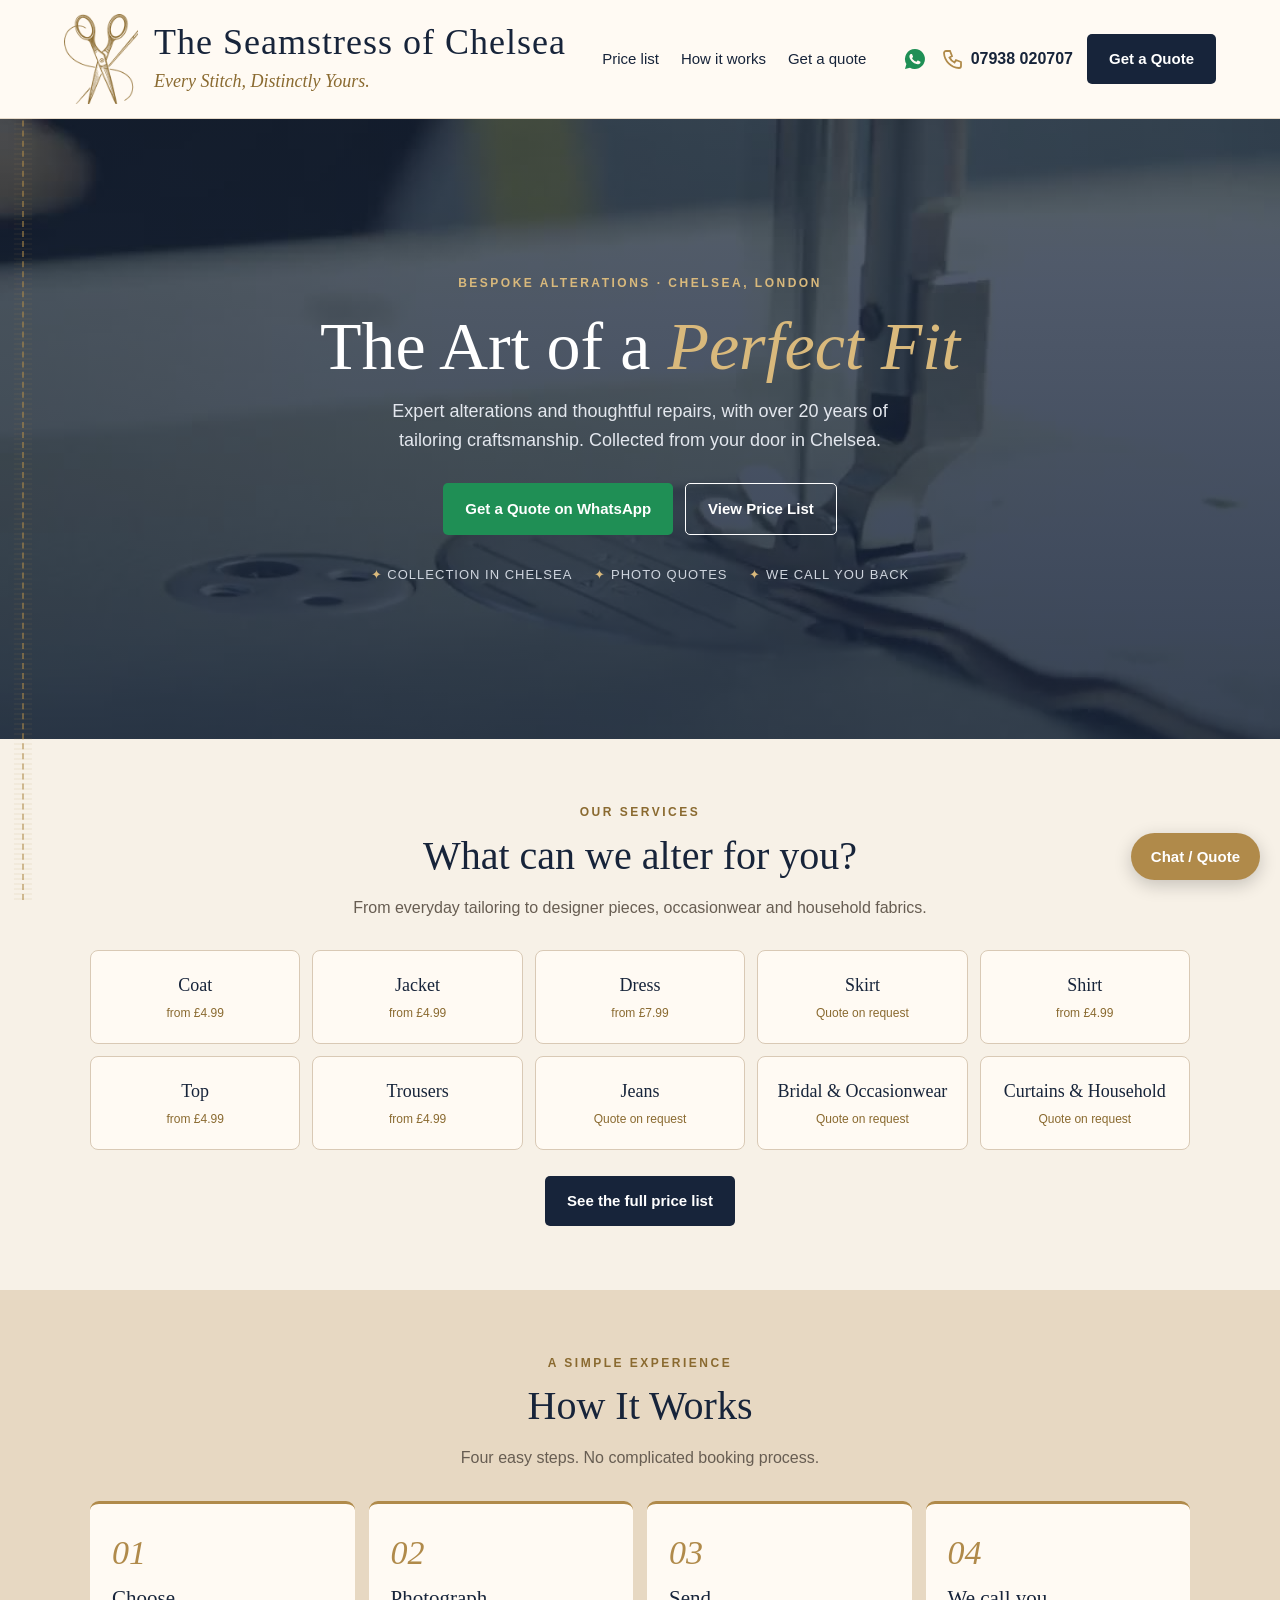
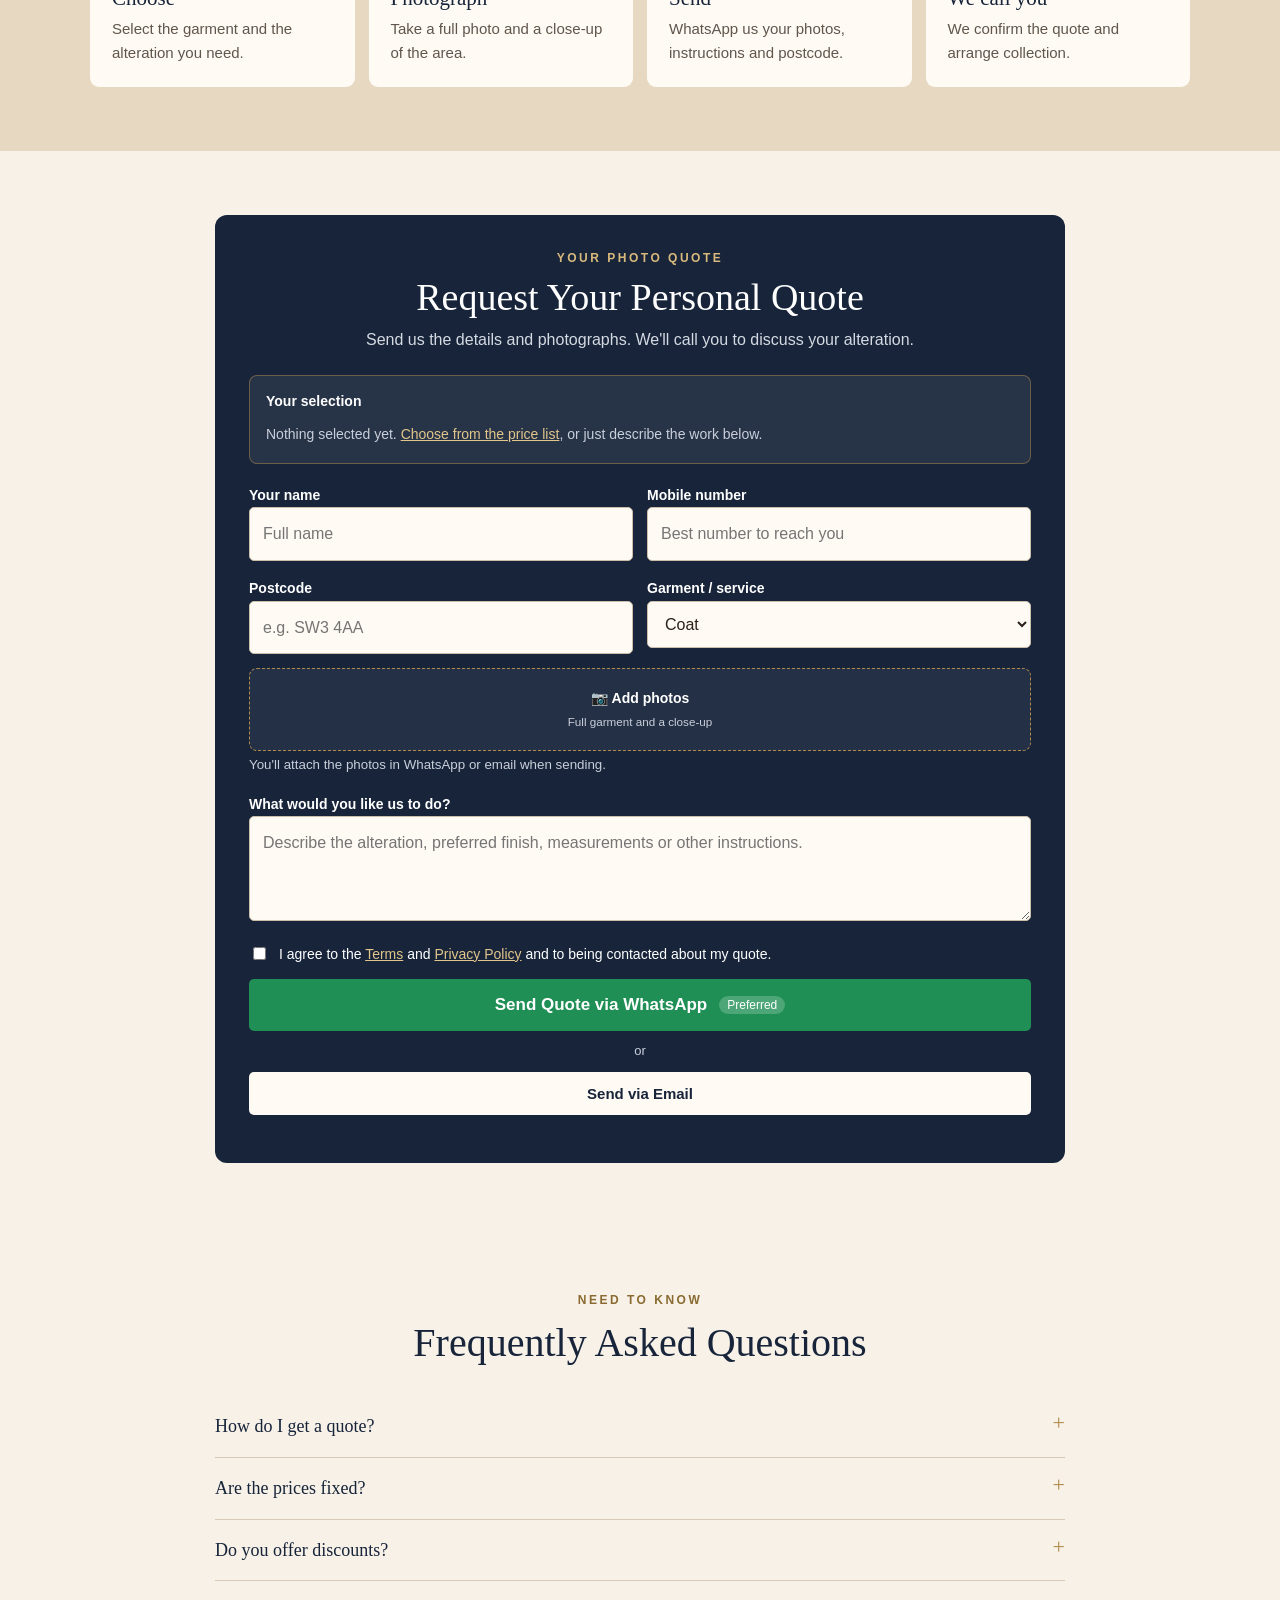
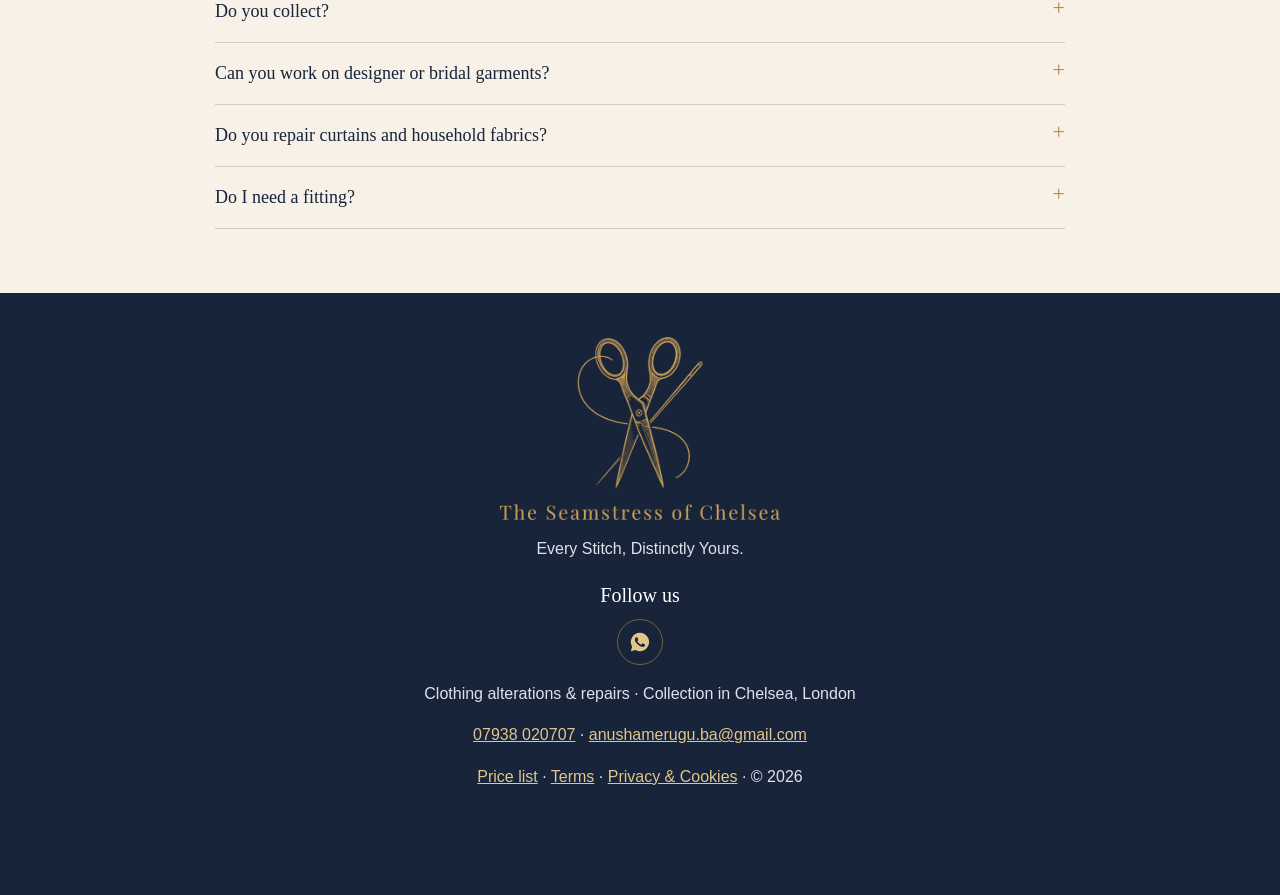
<file: v2/index.html>
<!DOCTYPE html>
<html lang="en"><head><meta charset="utf-8"><meta name="viewport" content="width=device-width,initial-scale=1">
<title>The Seamstress of Chelsea | Clothing Alterations &amp; Repairs in Chelsea, London</title>
<meta name="description" content="Bespoke clothing alterations and repairs in Chelsea, London. Choose your garment, send photos on WhatsApp and we'll call you back with a quote. Collection service.">
<meta name="theme-color" content="#17243A">
<link rel="icon" type="image/png" href="img/favicon.png">
<link rel="apple-touch-icon" href="img/apple-touch-icon.png">
<meta property="og:title" content="The Seamstress of Chelsea">
<meta property="og:description" content="Clothing alterations &amp; repairs with collection in Chelsea, London.">
<meta property="og:image" content="https://doorsteptailor.pages.dev/v2/img/og.jpg">
<script type="application/ld+json">{"@context":"https://schema.org","@type":"LocalBusiness","name":"The Seamstress of Chelsea","telephone":"+447938020707","email":"anushamerugu.ba@gmail.com","areaServed":"Chelsea, London","slogan":"Every Stitch, Distinctly Yours."}</script>
<link rel="stylesheet" href="site.css">
</head><body>

<div id="cut" aria-hidden="true"><div class="fabric"></div><div class="seam"></div><div class="slit"></div>
<svg viewBox="0 0 40 66"><g id="bladeA" fill="#B08A4A"><circle cx="11" cy="9" r="7" fill="none" stroke="#B08A4A" stroke-width="2.4"/><path d="M14 15 L21 29" stroke="#B08A4A" stroke-width="3" stroke-linecap="round"/><path d="M18 27 L26 64 L22.5 29 Z"/></g><g id="bladeB" fill="#8A6A30"><circle cx="29" cy="9" r="7" fill="none" stroke="#8A6A30" stroke-width="2.4"/><path d="M26 15 L19 29" stroke="#8A6A30" stroke-width="3" stroke-linecap="round"/><path d="M22 27 L14 64 L17.5 29 Z"/></g><circle cx="20" cy="30" r="2.2" fill="#17243A" stroke="#B08A4A"/></svg></div>

<header>
  <a class="brand" href="index.html"><img src="img/emblem.png" alt=""><div><div class="brandname">The Seamstress of Chelsea</div><div class="brandline">Every Stitch, Distinctly Yours.</div></div></a>
  <nav class="links"><a href="prices.html">Price list</a><a href="#how">How it works</a><a href="#quote">Get a quote</a></nav>
  <div class="hact">
    <a class="ic" href="https://wa.me/447938020707" target="_blank" rel="noopener" aria-label="WhatsApp us"><svg viewBox="0 0 24 24" fill="#1f8f55"><path d="M12 2a10 10 0 00-8.6 15.1L2 22l5-1.3A10 10 0 1012 2zm5.3 14.1c-.2.6-1.3 1.2-1.8 1.2-.5.1-1 .2-3.3-.7-2.8-1.1-4.5-4-4.7-4.2-.1-.2-1.1-1.5-1.1-2.9s.7-2 1-2.3c.2-.3.5-.3.7-.3h.5c.2 0 .4 0 .6.5l.8 2c.1.2.1.4 0 .5l-.3.5-.4.4c-.1.1-.3.3-.1.6.2.3.7 1.2 1.6 1.9 1.1 1 2 1.3 2.3 1.4.3.1.4.1.6-.1l.8-1c.2-.3.4-.2.6-.1l1.9.9c.3.1.4.2.5.3 0 .2 0 .8-.2 1.4z"/></svg></a>
    <a class="ic" href="tel:+447938020707" aria-label="Call 07938 020707"><svg viewBox="0 0 24 24" fill="none" stroke="#B08A4A" stroke-width="1.8"><path d="M5 4h4l2 5-2.5 1.5a11 11 0 005 5L15 13l5 2v4a2 2 0 01-2 2A16 16 0 013 6a2 2 0 012-2"/></svg><span class="num">07938 020707</span></a>
    <a class="btn navy qbtn" href="#quote">Get a Quote</a>
  </div>
</header>

<section class="banner">
  <video autoplay muted loop playsinline preload="metadata" poster="../vid/hero.jpg" aria-hidden="true"><source src="../vid/hero.mp4" type="video/mp4"></video>
  <div class="ov"></div>
  <div class="in">
    <div class="eyebrow">Bespoke alterations · Chelsea, London</div>
    <h1>The Art of a <em>Perfect Fit</em></h1>
    <p>Expert alterations and thoughtful repairs, with over 20 years of tailoring craftsmanship. Collected from your door in Chelsea.</p>
    <div class="ctas"><a class="btn wa" href="#quote">Get a Quote on WhatsApp</a><a class="btn outline" href="prices.html">View Price List</a></div>
    <div class="chips"><span>Collection in Chelsea</span><span>Photo quotes</span><span>We call you back</span></div>
  </div>
</section>

<section class="section" id="services"><div class="section-head reveal"><div class="eyebrow">Our services</div><h2>What can we alter for you?</h2><p>From everyday tailoring to designer pieces, occasionwear and household fabrics.</p></div>
  <div class="catteaser reveal" id="catTeaser"></div>
  <div class="center reveal"><a class="btn navy" href="prices.html">See the full price list</a></div>
</section>

<section class="section beige" id="how"><div class="section-head reveal"><div class="eyebrow">A simple experience</div><h2>How It Works</h2><p>Four easy steps. No complicated booking process.</p></div>
  <div class="steps">
    <div class="step reveal"><div class="num">01</div><h3>Choose</h3><p>Select the garment and the alteration you need.</p></div>
    <div class="step reveal"><div class="num">02</div><h3>Photograph</h3><p>Take a full photo and a close-up of the area.</p></div>
    <div class="step reveal"><div class="num">03</div><h3>Send</h3><p>WhatsApp us your photos, instructions and postcode.</p></div>
    <div class="step reveal"><div class="num">04</div><h3>We call you</h3><p>We confirm the quote and arrange collection.</p></div>
  </div>
</section>

<section class="section" id="quote"><div class="quote reveal">
  <div class="eyebrow">Your photo quote</div>
  <h2>Request Your Personal Quote</h2>
  <p class="lead">Send us the details and photographs. We'll call you to discuss your alteration.</p>
  <div class="selsum"><strong>Your selection</strong><button type="button" class="clear" id="clearSel">Clear</button><ul id="selList"></ul></div>
  <form class="q" id="quoteForm">
    <div class="formrow"><div><label for="name">Your name</label><input id="name" required autocomplete="name" placeholder="Full name"></div><div><label for="mobile">Mobile number</label><input id="mobile" required type="tel" pattern="[0-9 +\(\)\-]{10,16}" title="Please enter a valid UK mobile number" autocomplete="tel" placeholder="Best number to reach you"></div></div>
    <div class="formrow"><div><label for="postcode">Postcode</label><input id="postcode" required pattern="[A-Za-z]{1,2}[0-9][0-9A-Za-z]? ?[0-9][A-Za-z]{2}" title="Please enter a full UK postcode, e.g. SW3 4AA" autocomplete="postal-code" placeholder="e.g. SW3 4AA"></div><div><label for="service">Garment / service</label><select id="service"></select></div></div>
    <div><label class="drop" for="photos">&#128247; <b>Add photos</b><br><small>Full garment and a close-up</small></label><input id="photos" type="file" accept="image/*" multiple class="vh"><div class="thumbs" id="thumbs"></div><small>You'll attach the photos in WhatsApp or email when sending.</small></div>
    <div><label for="details">What would you like us to do?</label><textarea id="details" required placeholder="Describe the alteration, preferred finish, measurements or other instructions."></textarea></div>
    <label class="consent"><input type="checkbox" required> <span>I agree to the <a href="terms.html">Terms</a> and <a href="privacy.html">Privacy Policy</a> and to being contacted about my quote.</span></label>
    <div class="send">
      <button class="btn wa" type="submit" data-via="wa">Send Quote via WhatsApp <span class="pref">Preferred</span></button>
      <div class="or">or</div>
      <button class="btn light" type="submit" data-via="mail">Send via Email</button>
    </div>
    <p id="formMessage" aria-live="polite"></p>
  </form>
</div></section>

<section class="section beige" id="testimonialsSec" hidden><div class="section-head reveal"><div class="eyebrow">Kind words</div><h2>What Our Customers Say</h2></div><div class="testimonials" id="testimonials"></div></section>

<section class="section"><div class="section-head reveal"><div class="eyebrow">Need to know</div><h2>Frequently Asked Questions</h2></div>
<div class="faq reveal">
  <details><summary>How do I get a quote?</summary><p>Choose your alterations, take photos and send them to us on WhatsApp with your postcode. We'll call you to confirm the quote.</p></details>
  <details><summary>Are the prices fixed?</summary><p>Our price list is for reference only. The final cost depends on the fabric, construction and finish, and is always agreed with you before work begins.</p></details>
  <details><summary>Do you offer discounts?</summary><p>Yes. Regular customers and repeat or larger jobs can be discounted. Just ask when we call.</p></details>
  <details><summary>Do you collect?</summary><p>Yes. We collect and return across Chelsea. There is no shop to visit.</p></details>
  <details><summary>Can you work on designer or bridal garments?</summary><p>Yes. Send clear photographs and details, and we'll give you a personal quotation.</p></details>
  <details><summary>Do you repair curtains and household fabrics?</summary><p>Yes. Send photographs, dimensions and your instructions.</p></details>
  <details><summary>Do I need a fitting?</summary><p>Some alterations need a fitting or a closer look before the final quote. We'll tell you when we call.</p></details>
</div></section>

<footer>
  <img class="flogo" src="img/logo-gold.png" alt="The Seamstress of Chelsea">
  <p>Every Stitch, Distinctly Yours.</p>
  <div class="social"><h3>Follow us</h3><div class="icons" id="socialIcons"></div></div>
  <p>Clothing alterations &amp; repairs · Collection in Chelsea, London</p>
  <p><a href="tel:+447938020707">07938 020707</a> · <a href="mailto:anushamerugu.ba@gmail.com">anushamerugu.ba@gmail.com</a></p>
  <p><a href="prices.html">Price list</a> · <a href="terms.html">Terms</a> · <a href="privacy.html">Privacy &amp; Cookies</a> · © 2026</p>
</footer>

<button class="chat" id="cbBtn" aria-label="Chat with us">Chat / Quote</button>
<div id="cb" role="dialog" aria-label="Chat"><div class="cbh"><b>The Seamstress of Chelsea</b><button id="cbX" aria-label="Close">×</button></div><div id="cbLog"></div><div id="cbQ"></div><form id="cbF"><input id="cbI" placeholder="Type your question…" autocomplete="off"><button aria-label="Send">➤</button></form></div>
<script src="site.js"></script>
</body></html>
</file>
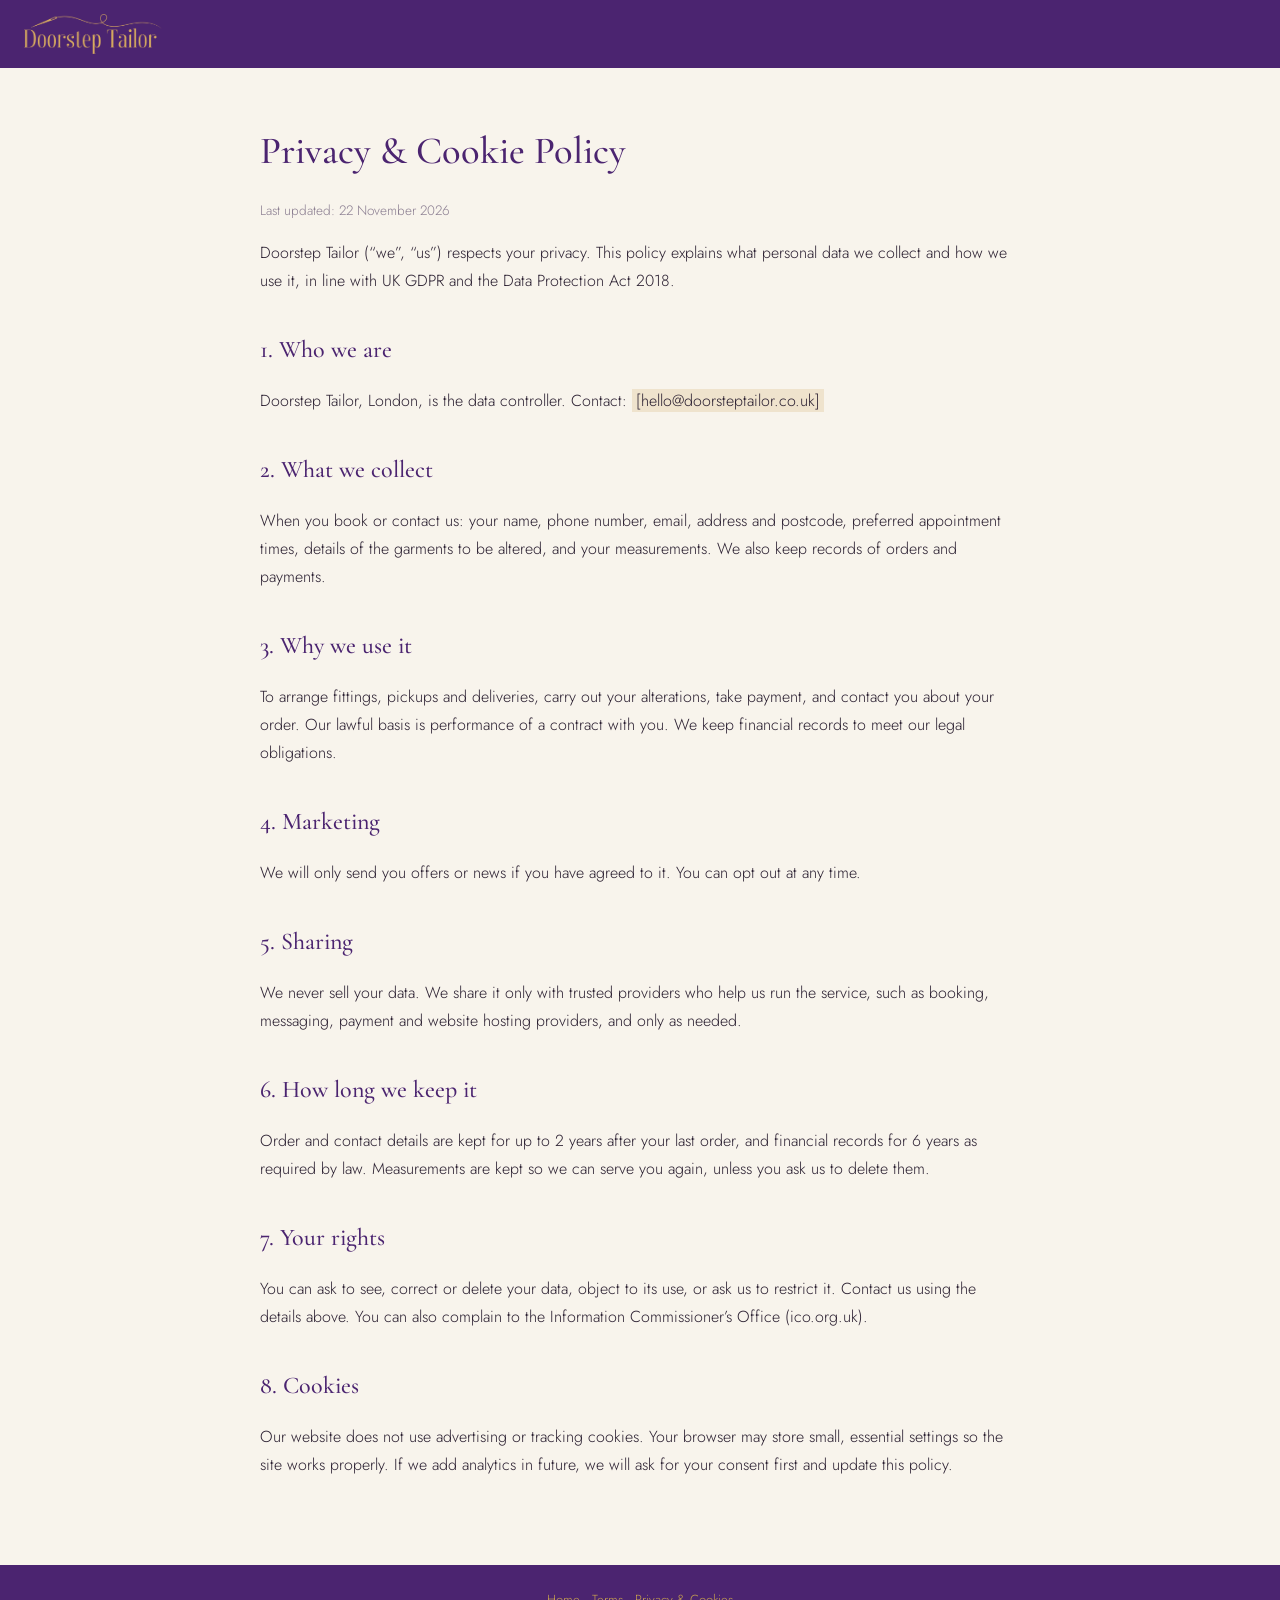
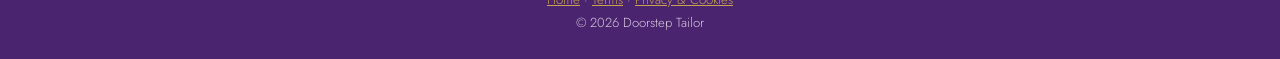
<file: privacy.html>
<!DOCTYPE html>
<html lang="en"><head><meta charset="utf-8"><meta name="viewport" content="width=device-width, initial-scale=1">
<title>Privacy &amp; Cookie Policy | Doorstep Tailor</title><meta name="robots" content="noindex">
<link rel="icon" type="image/png" href="img/favicon.png">
<link href="https://fonts.googleapis.com/css2?family=Cormorant+Garamond:wght@500&family=Jost:wght@300;400;500&display=swap" rel="stylesheet">
<style>
body{margin:0;font-family:Jost,sans-serif;font-weight:300;color:#2a1f30;background:#f8f4ec;line-height:1.75}
nav{background:#4b2470;padding:14px 24px}nav img{height:40px;display:block}
main{max-width:760px;margin:0 auto;padding:50px 24px 70px}
h1,h2{font-family:"Cormorant Garamond",Georgia,serif;font-weight:500;color:#4b2470}h1{font-size:2.4rem;margin:0 0 6px}h2{font-size:1.5rem;margin:34px 0 6px}
.upd{color:#8a7d90;font-size:.85rem}a{color:#4b2470}.ph{background:#c8a24f33;padding:0 4px}
footer{background:#4b2470;color:#d6c8dc;text-align:center;padding:24px;font-size:.82rem}footer a{color:#c8a24f}
</style></head><body>
<nav><a href="index.html"><img src="img/logo.png" alt="Doorstep Tailor"></a></nav>
<main><h1>Privacy &amp; Cookie Policy</h1><p class="upd">Last updated: 22 November 2026</p>
<p>Doorstep Tailor (“we”, “us”) respects your privacy. This policy explains what personal data we collect and how we use it, in line with UK GDPR and the Data Protection Act 2018.</p>
<h2>1. Who we are</h2><p>Doorstep Tailor, London, is the data controller. Contact: <span class="ph">[hello@doorsteptailor.co.uk]</span></p>
<h2>2. What we collect</h2><p>When you book or contact us: your name, phone number, email, address and postcode, preferred appointment times, details of the garments to be altered, and your measurements. We also keep records of orders and payments.</p>
<h2>3. Why we use it</h2><p>To arrange fittings, pickups and deliveries, carry out your alterations, take payment, and contact you about your order. Our lawful basis is performance of a contract with you. We keep financial records to meet our legal obligations.</p>
<h2>4. Marketing</h2><p>We will only send you offers or news if you have agreed to it. You can opt out at any time.</p>
<h2>5. Sharing</h2><p>We never sell your data. We share it only with trusted providers who help us run the service, such as booking, messaging, payment and website hosting providers, and only as needed.</p>
<h2>6. How long we keep it</h2><p>Order and contact details are kept for up to 2 years after your last order, and financial records for 6 years as required by law. Measurements are kept so we can serve you again, unless you ask us to delete them.</p>
<h2>7. Your rights</h2><p>You can ask to see, correct or delete your data, object to its use, or ask us to restrict it. Contact us using the details above. You can also complain to the Information Commissioner’s Office (ico.org.uk).</p>
<h2>8. Cookies</h2><p>Our website does not use advertising or tracking cookies. Your browser may store small, essential settings so the site works properly. If we add analytics in future, we will ask for your consent first and update this policy.</p>
</main><footer><a href="index.html">Home</a> · <a href="terms.html">Terms</a> · <a href="privacy.html">Privacy &amp; Cookies</a><br>© 2026 Doorstep Tailor</footer></body></html>
</file>
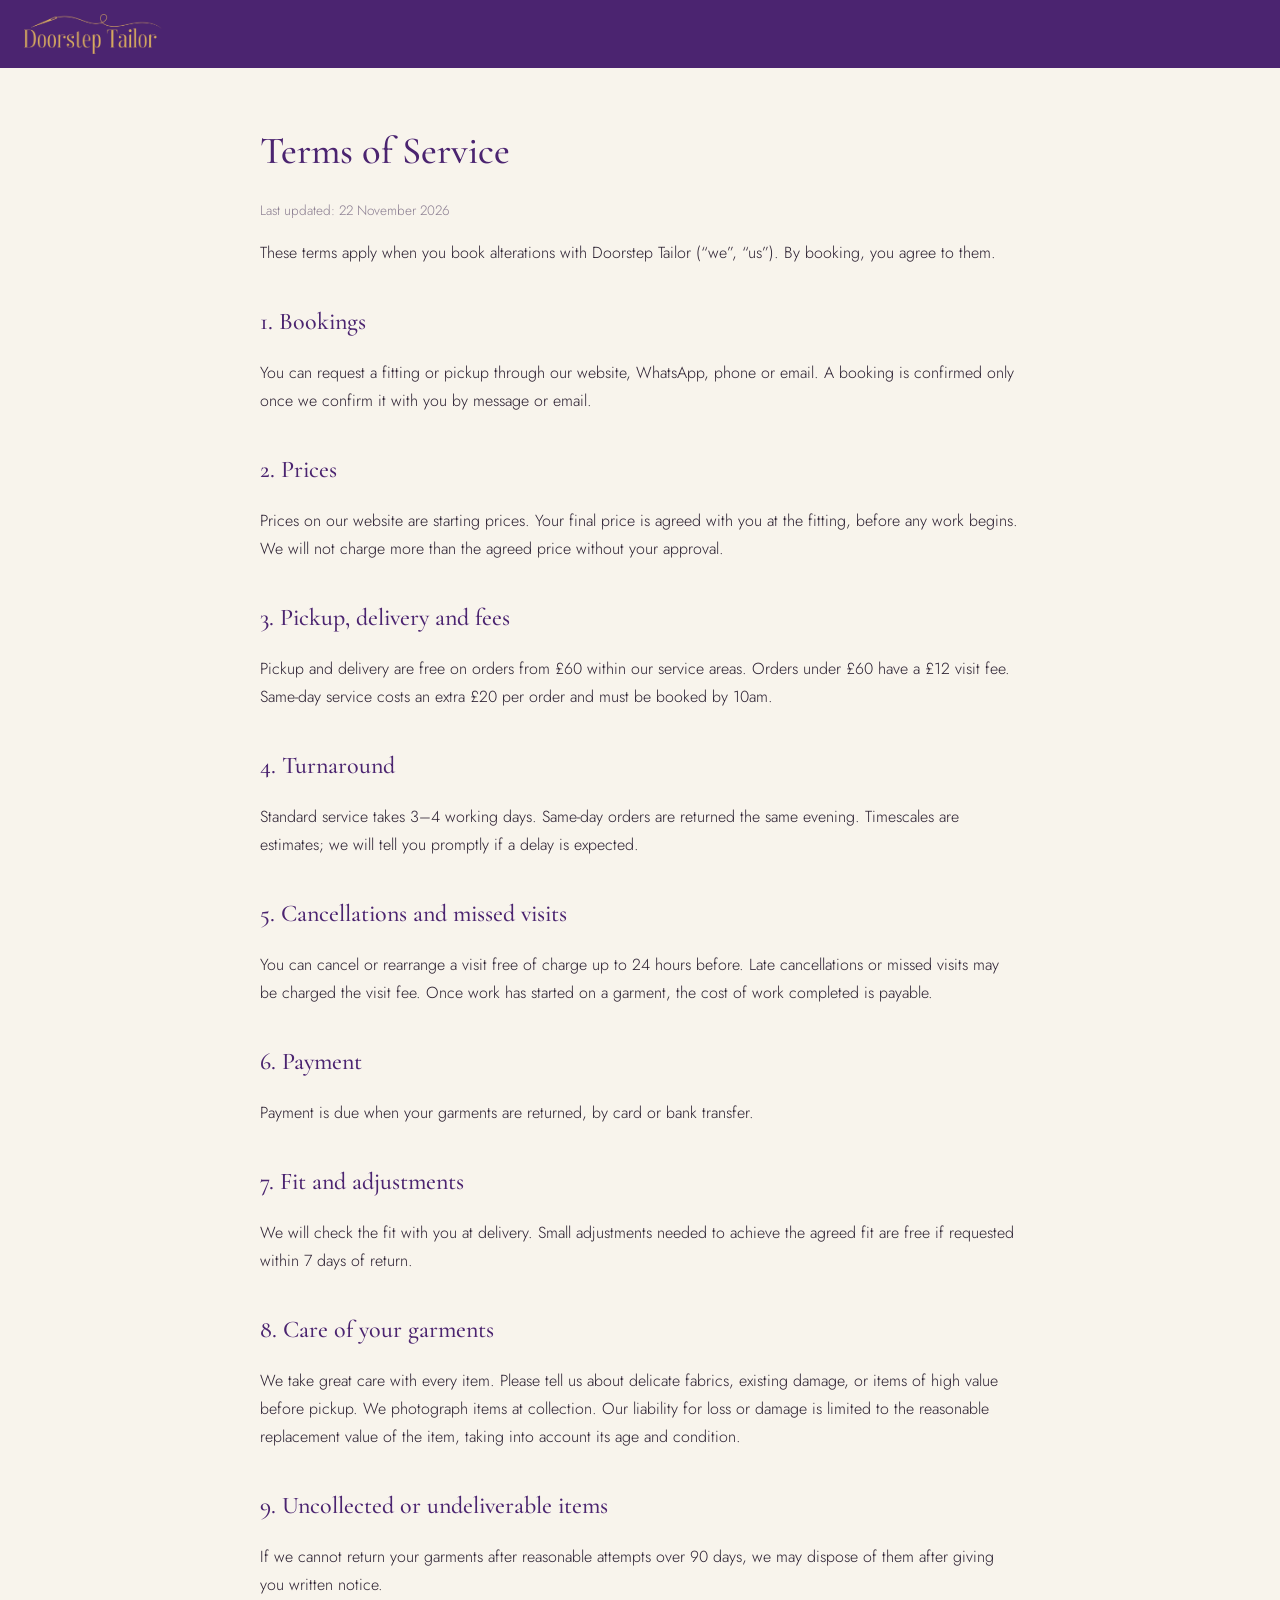
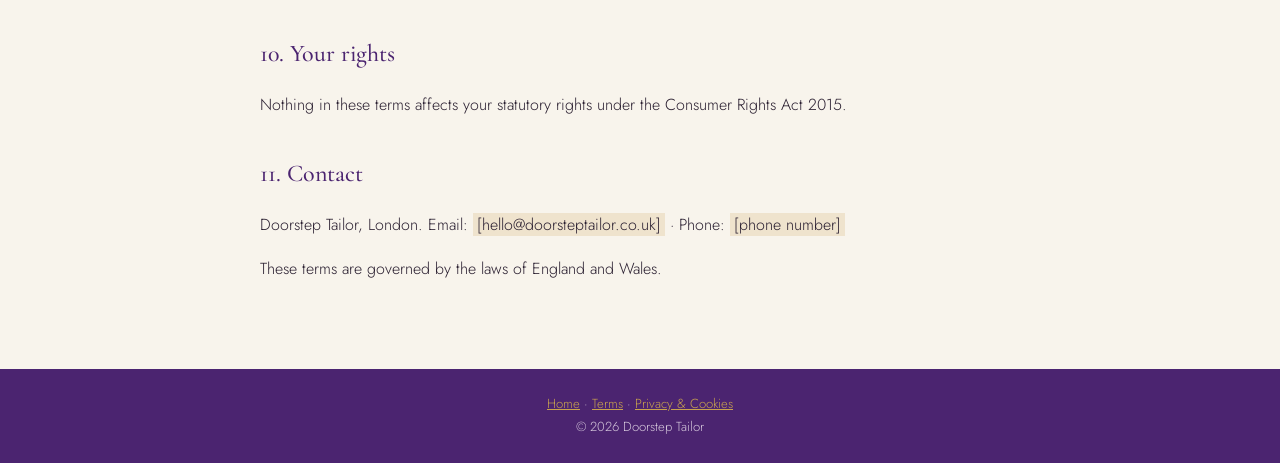
<file: terms.html>
<!DOCTYPE html>
<html lang="en"><head><meta charset="utf-8"><meta name="viewport" content="width=device-width, initial-scale=1">
<title>Terms of Service | Doorstep Tailor</title><meta name="robots" content="noindex">
<link rel="icon" type="image/png" href="img/favicon.png">
<link href="https://fonts.googleapis.com/css2?family=Cormorant+Garamond:wght@500&family=Jost:wght@300;400;500&display=swap" rel="stylesheet">
<style>
body{margin:0;font-family:Jost,sans-serif;font-weight:300;color:#2a1f30;background:#f8f4ec;line-height:1.75}
nav{background:#4b2470;padding:14px 24px}nav img{height:40px;display:block}
main{max-width:760px;margin:0 auto;padding:50px 24px 70px}
h1,h2{font-family:"Cormorant Garamond",Georgia,serif;font-weight:500;color:#4b2470}h1{font-size:2.4rem;margin:0 0 6px}h2{font-size:1.5rem;margin:34px 0 6px}
.upd{color:#8a7d90;font-size:.85rem}a{color:#4b2470}.ph{background:#c8a24f33;padding:0 4px}
footer{background:#4b2470;color:#d6c8dc;text-align:center;padding:24px;font-size:.82rem}footer a{color:#c8a24f}
</style></head><body>
<nav><a href="index.html"><img src="img/logo.png" alt="Doorstep Tailor"></a></nav>
<main><h1>Terms of Service</h1><p class="upd">Last updated: 22 November 2026</p>
<p>These terms apply when you book alterations with Doorstep Tailor (“we”, “us”). By booking, you agree to them.</p>
<h2>1. Bookings</h2><p>You can request a fitting or pickup through our website, WhatsApp, phone or email. A booking is confirmed only once we confirm it with you by message or email.</p>
<h2>2. Prices</h2><p>Prices on our website are starting prices. Your final price is agreed with you at the fitting, before any work begins. We will not charge more than the agreed price without your approval.</p>
<h2>3. Pickup, delivery and fees</h2><p>Pickup and delivery are free on orders from £60 within our service areas. Orders under £60 have a £12 visit fee. Same-day service costs an extra £20 per order and must be booked by 10am.</p>
<h2>4. Turnaround</h2><p>Standard service takes 3–4 working days. Same-day orders are returned the same evening. Timescales are estimates; we will tell you promptly if a delay is expected.</p>
<h2>5. Cancellations and missed visits</h2><p>You can cancel or rearrange a visit free of charge up to 24 hours before. Late cancellations or missed visits may be charged the visit fee. Once work has started on a garment, the cost of work completed is payable.</p>
<h2>6. Payment</h2><p>Payment is due when your garments are returned, by card or bank transfer.</p>
<h2>7. Fit and adjustments</h2><p>We will check the fit with you at delivery. Small adjustments needed to achieve the agreed fit are free if requested within 7 days of return.</p>
<h2>8. Care of your garments</h2><p>We take great care with every item. Please tell us about delicate fabrics, existing damage, or items of high value before pickup. We photograph items at collection. Our liability for loss or damage is limited to the reasonable replacement value of the item, taking into account its age and condition.</p>
<h2>9. Uncollected or undeliverable items</h2><p>If we cannot return your garments after reasonable attempts over 90 days, we may dispose of them after giving you written notice.</p>
<h2>10. Your rights</h2><p>Nothing in these terms affects your statutory rights under the Consumer Rights Act 2015.</p>
<h2>11. Contact</h2><p>Doorstep Tailor, London. Email: <span class="ph">[hello@doorsteptailor.co.uk]</span> · Phone: <span class="ph">[phone number]</span></p>
<p>These terms are governed by the laws of England and Wales.</p>
</main><footer><a href="index.html">Home</a> · <a href="terms.html">Terms</a> · <a href="privacy.html">Privacy &amp; Cookies</a><br>© 2026 Doorstep Tailor</footer></body></html>
</file>
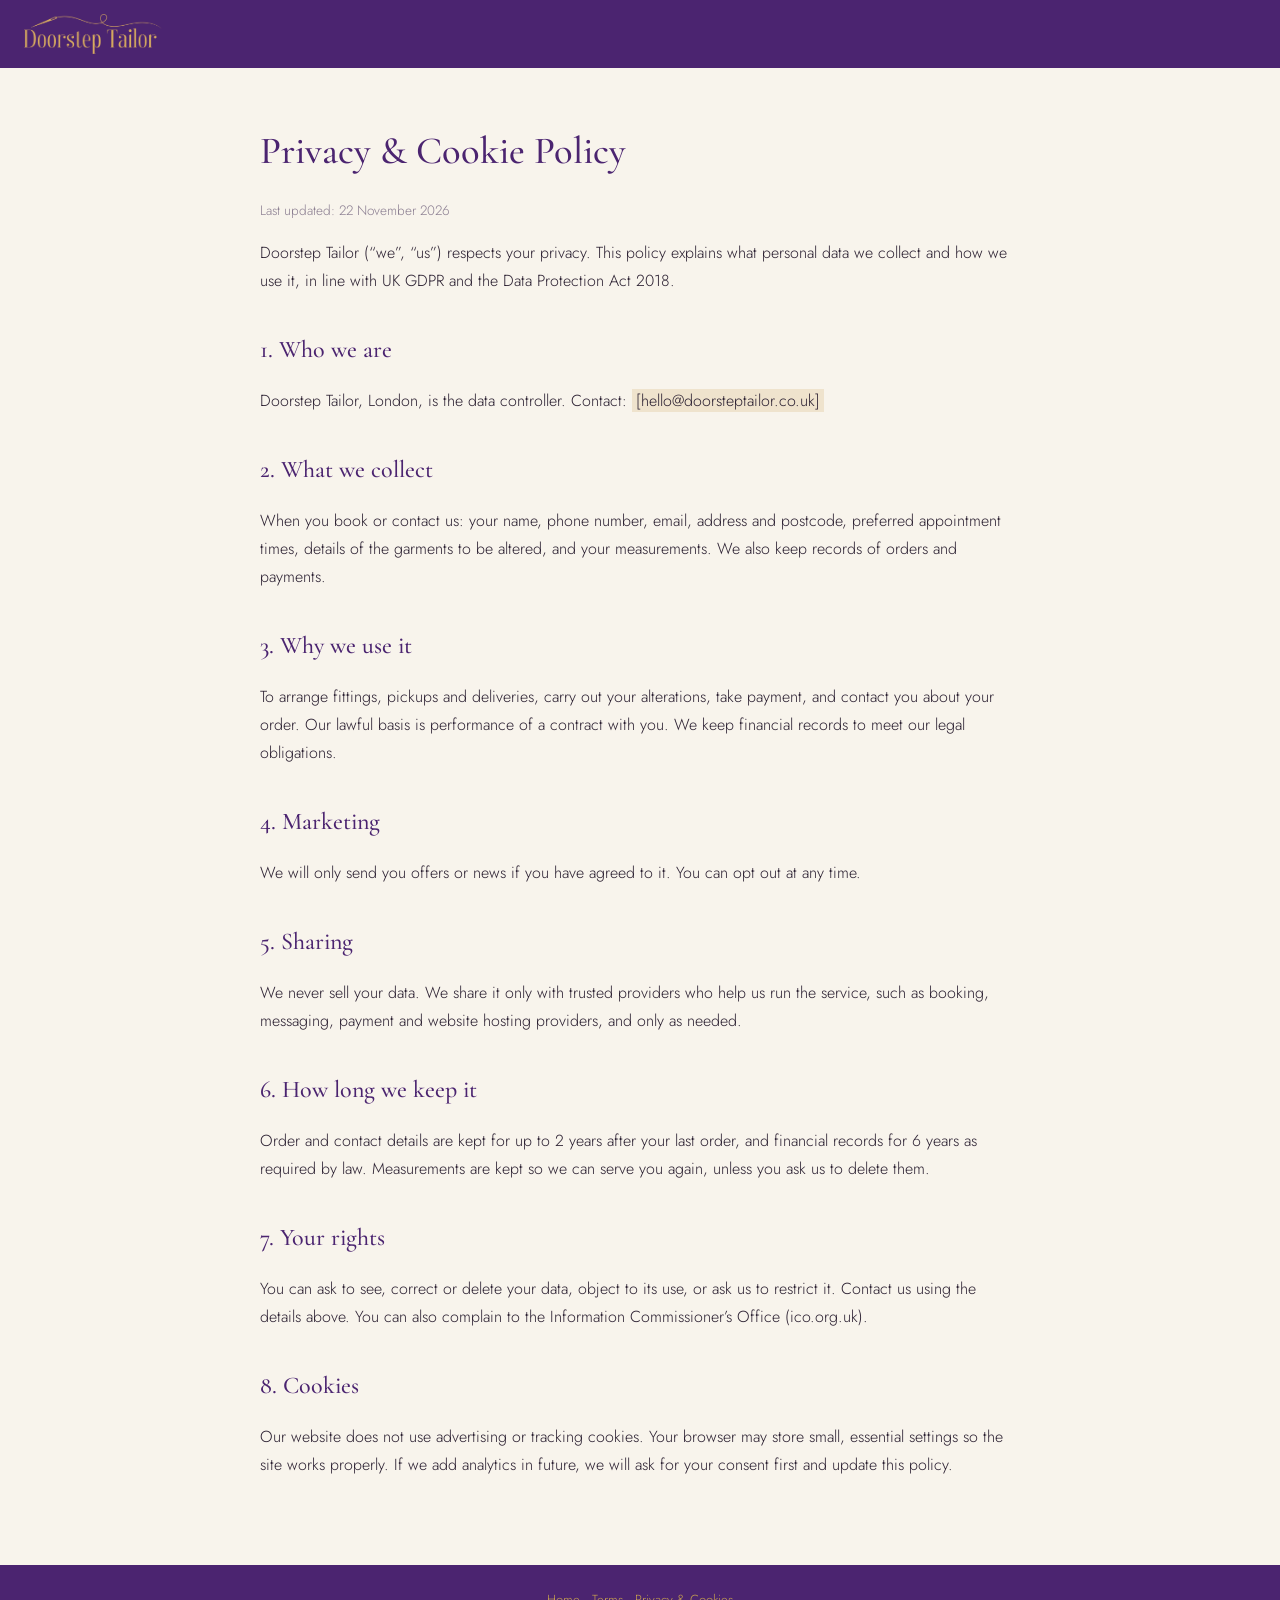
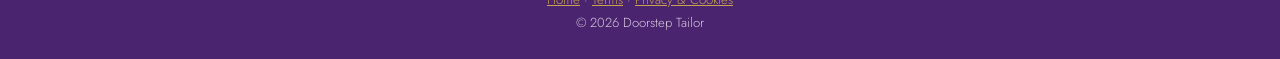
<file: v1/privacy.html>
<!DOCTYPE html>
<html lang="en"><head><meta charset="utf-8"><meta name="viewport" content="width=device-width, initial-scale=1">
<title>Privacy &amp; Cookie Policy | Doorstep Tailor</title><meta name="robots" content="noindex">
<link rel="icon" type="image/png" href="../img/favicon.png">
<link href="https://fonts.googleapis.com/css2?family=Cormorant+Garamond:wght@500&family=Jost:wght@300;400;500&display=swap" rel="stylesheet">
<style>
body{margin:0;font-family:Jost,sans-serif;font-weight:300;color:#2a1f30;background:#f8f4ec;line-height:1.75}
nav{background:#4b2470;padding:14px 24px}nav img{height:40px;display:block}
main{max-width:760px;margin:0 auto;padding:50px 24px 70px}
h1,h2{font-family:"Cormorant Garamond",Georgia,serif;font-weight:500;color:#4b2470}h1{font-size:2.4rem;margin:0 0 6px}h2{font-size:1.5rem;margin:34px 0 6px}
.upd{color:#8a7d90;font-size:.85rem}a{color:#4b2470}.ph{background:#c8a24f33;padding:0 4px}
footer{background:#4b2470;color:#d6c8dc;text-align:center;padding:24px;font-size:.82rem}footer a{color:#c8a24f}
</style></head><body>
<nav><a href="index.html"><img src="../img/logo.png" alt="Doorstep Tailor"></a></nav>
<main><h1>Privacy &amp; Cookie Policy</h1><p class="upd">Last updated: 22 November 2026</p>
<p>Doorstep Tailor (“we”, “us”) respects your privacy. This policy explains what personal data we collect and how we use it, in line with UK GDPR and the Data Protection Act 2018.</p>
<h2>1. Who we are</h2><p>Doorstep Tailor, London, is the data controller. Contact: <span class="ph">[hello@doorsteptailor.co.uk]</span></p>
<h2>2. What we collect</h2><p>When you book or contact us: your name, phone number, email, address and postcode, preferred appointment times, details of the garments to be altered, and your measurements. We also keep records of orders and payments.</p>
<h2>3. Why we use it</h2><p>To arrange fittings, pickups and deliveries, carry out your alterations, take payment, and contact you about your order. Our lawful basis is performance of a contract with you. We keep financial records to meet our legal obligations.</p>
<h2>4. Marketing</h2><p>We will only send you offers or news if you have agreed to it. You can opt out at any time.</p>
<h2>5. Sharing</h2><p>We never sell your data. We share it only with trusted providers who help us run the service, such as booking, messaging, payment and website hosting providers, and only as needed.</p>
<h2>6. How long we keep it</h2><p>Order and contact details are kept for up to 2 years after your last order, and financial records for 6 years as required by law. Measurements are kept so we can serve you again, unless you ask us to delete them.</p>
<h2>7. Your rights</h2><p>You can ask to see, correct or delete your data, object to its use, or ask us to restrict it. Contact us using the details above. You can also complain to the Information Commissioner’s Office (ico.org.uk).</p>
<h2>8. Cookies</h2><p>Our website does not use advertising or tracking cookies. Your browser may store small, essential settings so the site works properly. If we add analytics in future, we will ask for your consent first and update this policy.</p>
</main><footer><a href="index.html">Home</a> · <a href="terms.html">Terms</a> · <a href="privacy.html">Privacy &amp; Cookies</a><br>© 2026 Doorstep Tailor</footer></body></html>
</file>
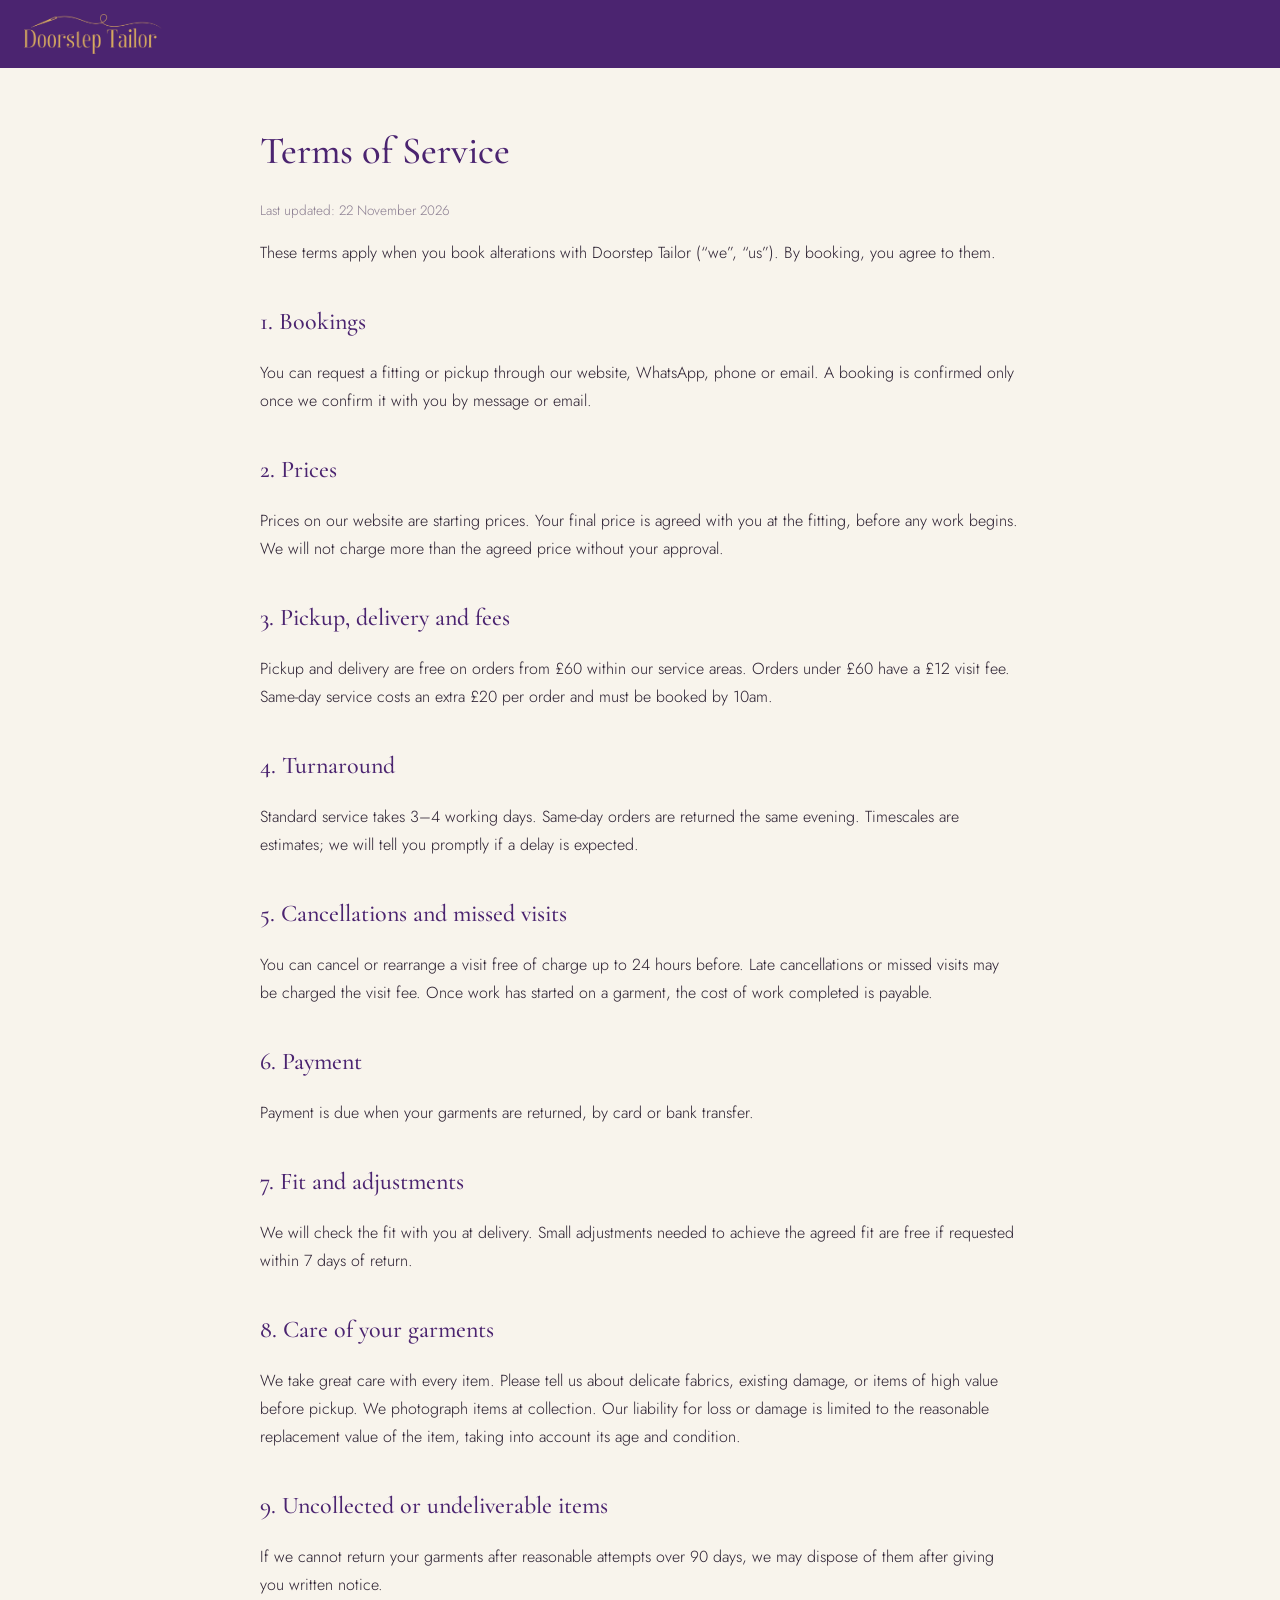
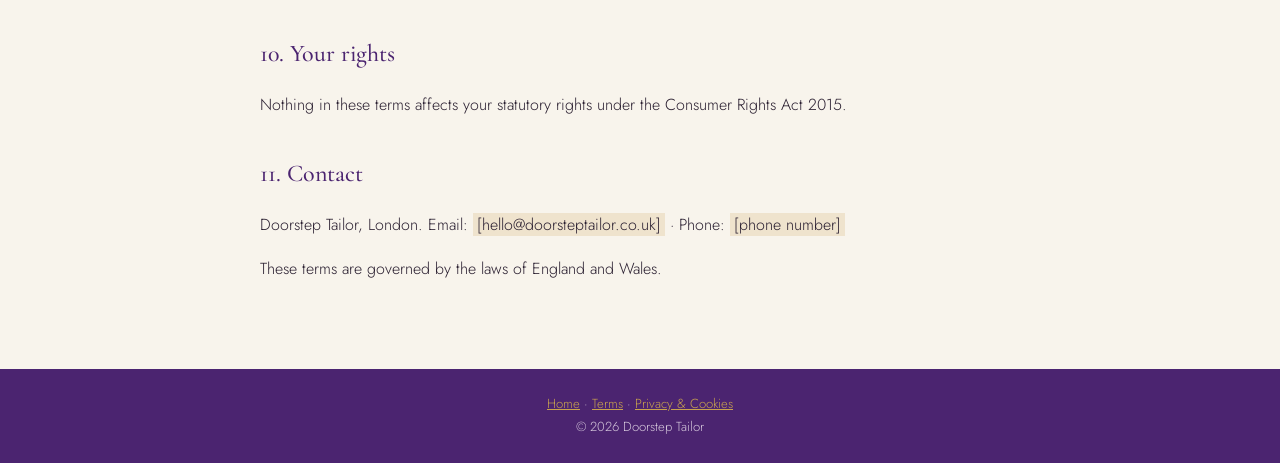
<file: v1/terms.html>
<!DOCTYPE html>
<html lang="en"><head><meta charset="utf-8"><meta name="viewport" content="width=device-width, initial-scale=1">
<title>Terms of Service | Doorstep Tailor</title><meta name="robots" content="noindex">
<link rel="icon" type="image/png" href="../img/favicon.png">
<link href="https://fonts.googleapis.com/css2?family=Cormorant+Garamond:wght@500&family=Jost:wght@300;400;500&display=swap" rel="stylesheet">
<style>
body{margin:0;font-family:Jost,sans-serif;font-weight:300;color:#2a1f30;background:#f8f4ec;line-height:1.75}
nav{background:#4b2470;padding:14px 24px}nav img{height:40px;display:block}
main{max-width:760px;margin:0 auto;padding:50px 24px 70px}
h1,h2{font-family:"Cormorant Garamond",Georgia,serif;font-weight:500;color:#4b2470}h1{font-size:2.4rem;margin:0 0 6px}h2{font-size:1.5rem;margin:34px 0 6px}
.upd{color:#8a7d90;font-size:.85rem}a{color:#4b2470}.ph{background:#c8a24f33;padding:0 4px}
footer{background:#4b2470;color:#d6c8dc;text-align:center;padding:24px;font-size:.82rem}footer a{color:#c8a24f}
</style></head><body>
<nav><a href="index.html"><img src="../img/logo.png" alt="Doorstep Tailor"></a></nav>
<main><h1>Terms of Service</h1><p class="upd">Last updated: 22 November 2026</p>
<p>These terms apply when you book alterations with Doorstep Tailor (“we”, “us”). By booking, you agree to them.</p>
<h2>1. Bookings</h2><p>You can request a fitting or pickup through our website, WhatsApp, phone or email. A booking is confirmed only once we confirm it with you by message or email.</p>
<h2>2. Prices</h2><p>Prices on our website are starting prices. Your final price is agreed with you at the fitting, before any work begins. We will not charge more than the agreed price without your approval.</p>
<h2>3. Pickup, delivery and fees</h2><p>Pickup and delivery are free on orders from £60 within our service areas. Orders under £60 have a £12 visit fee. Same-day service costs an extra £20 per order and must be booked by 10am.</p>
<h2>4. Turnaround</h2><p>Standard service takes 3–4 working days. Same-day orders are returned the same evening. Timescales are estimates; we will tell you promptly if a delay is expected.</p>
<h2>5. Cancellations and missed visits</h2><p>You can cancel or rearrange a visit free of charge up to 24 hours before. Late cancellations or missed visits may be charged the visit fee. Once work has started on a garment, the cost of work completed is payable.</p>
<h2>6. Payment</h2><p>Payment is due when your garments are returned, by card or bank transfer.</p>
<h2>7. Fit and adjustments</h2><p>We will check the fit with you at delivery. Small adjustments needed to achieve the agreed fit are free if requested within 7 days of return.</p>
<h2>8. Care of your garments</h2><p>We take great care with every item. Please tell us about delicate fabrics, existing damage, or items of high value before pickup. We photograph items at collection. Our liability for loss or damage is limited to the reasonable replacement value of the item, taking into account its age and condition.</p>
<h2>9. Uncollected or undeliverable items</h2><p>If we cannot return your garments after reasonable attempts over 90 days, we may dispose of them after giving you written notice.</p>
<h2>10. Your rights</h2><p>Nothing in these terms affects your statutory rights under the Consumer Rights Act 2015.</p>
<h2>11. Contact</h2><p>Doorstep Tailor, London. Email: <span class="ph">[hello@doorsteptailor.co.uk]</span> · Phone: <span class="ph">[phone number]</span></p>
<p>These terms are governed by the laws of England and Wales.</p>
</main><footer><a href="index.html">Home</a> · <a href="terms.html">Terms</a> · <a href="privacy.html">Privacy &amp; Cookies</a><br>© 2026 Doorstep Tailor</footer></body></html>
</file>
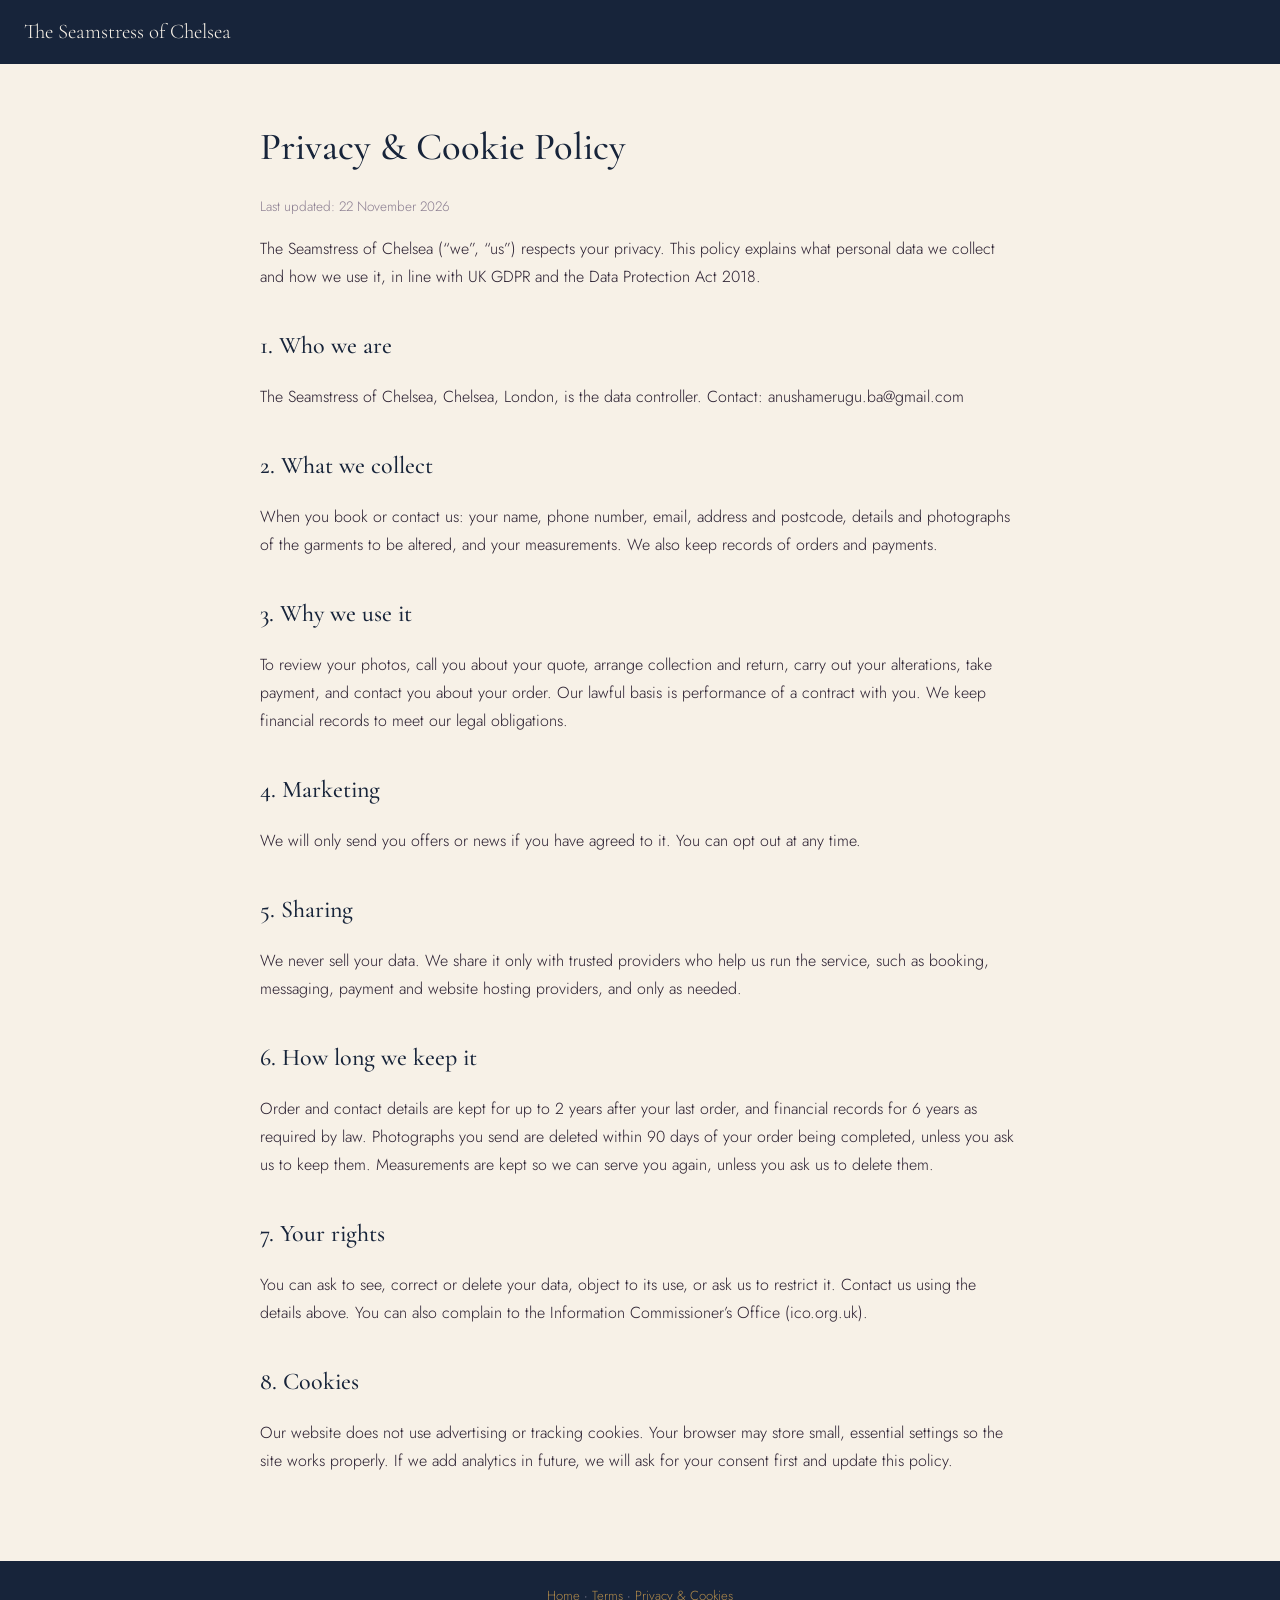
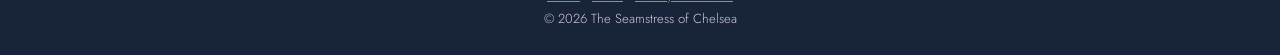
<file: v2-alt/privacy.html>
<!DOCTYPE html>
<html lang="en"><head><meta charset="utf-8"><meta name="viewport" content="width=device-width, initial-scale=1">
<title>Privacy &amp; Cookie Policy | The Seamstress of Chelsea</title><meta name="robots" content="noindex">
<link rel="icon" type="image/png" href="../img/favicon.png">
<link href="https://fonts.googleapis.com/css2?family=Cormorant+Garamond:wght@500&family=Jost:wght@300;400;500&display=swap" rel="stylesheet">
<style>
body{margin:0;font-family:Jost,sans-serif;font-weight:300;color:#2a1f30;background:#F7F1E7;line-height:1.75}
nav{background:#17243A;padding:14px 24px}nav img{height:40px;display:block}
main{max-width:760px;margin:0 auto;padding:50px 24px 70px}
h1,h2{font-family:"Cormorant Garamond",Georgia,serif;font-weight:500;color:#17243A}h1{font-size:2.4rem;margin:0 0 6px}h2{font-size:1.5rem;margin:34px 0 6px}
.upd{color:#8a7d90;font-size:.85rem}a{color:#17243A}.ph{background:#B08A4A33;padding:0 4px}
footer{background:#17243A;color:#d6c8dc;text-align:center;padding:24px;font-size:.82rem}footer a{color:#B08A4A}
</style></head><body>
<nav><a href="index.html" style="color:#F7F1E7;text-decoration:none;font-family:Cormorant Garamond,Georgia,serif;font-size:1.3rem">The Seamstress of Chelsea</a></nav>
<main><h1>Privacy &amp; Cookie Policy</h1><p class="upd">Last updated: 22 November 2026</p>
<p>The Seamstress of Chelsea (“we”, “us”) respects your privacy. This policy explains what personal data we collect and how we use it, in line with UK GDPR and the Data Protection Act 2018.</p>
<h2>1. Who we are</h2><p>The Seamstress of Chelsea, Chelsea, London, is the data controller. Contact: anushamerugu.ba@gmail.com</p>
<h2>2. What we collect</h2><p>When you book or contact us: your name, phone number, email, address and postcode, details and photographs of the garments to be altered, and your measurements. We also keep records of orders and payments.</p>
<h2>3. Why we use it</h2><p>To review your photos, call you about your quote, arrange collection and return, carry out your alterations, take payment, and contact you about your order. Our lawful basis is performance of a contract with you. We keep financial records to meet our legal obligations.</p>
<h2>4. Marketing</h2><p>We will only send you offers or news if you have agreed to it. You can opt out at any time.</p>
<h2>5. Sharing</h2><p>We never sell your data. We share it only with trusted providers who help us run the service, such as booking, messaging, payment and website hosting providers, and only as needed.</p>
<h2>6. How long we keep it</h2><p>Order and contact details are kept for up to 2 years after your last order, and financial records for 6 years as required by law. Photographs you send are deleted within 90 days of your order being completed, unless you ask us to keep them. Measurements are kept so we can serve you again, unless you ask us to delete them.</p>
<h2>7. Your rights</h2><p>You can ask to see, correct or delete your data, object to its use, or ask us to restrict it. Contact us using the details above. You can also complain to the Information Commissioner’s Office (ico.org.uk).</p>
<h2>8. Cookies</h2><p>Our website does not use advertising or tracking cookies. Your browser may store small, essential settings so the site works properly. If we add analytics in future, we will ask for your consent first and update this policy.</p>
</main><footer><a href="index.html">Home</a> · <a href="terms.html">Terms</a> · <a href="privacy.html">Privacy &amp; Cookies</a><br>© 2026 The Seamstress of Chelsea</footer></body></html>
</file>
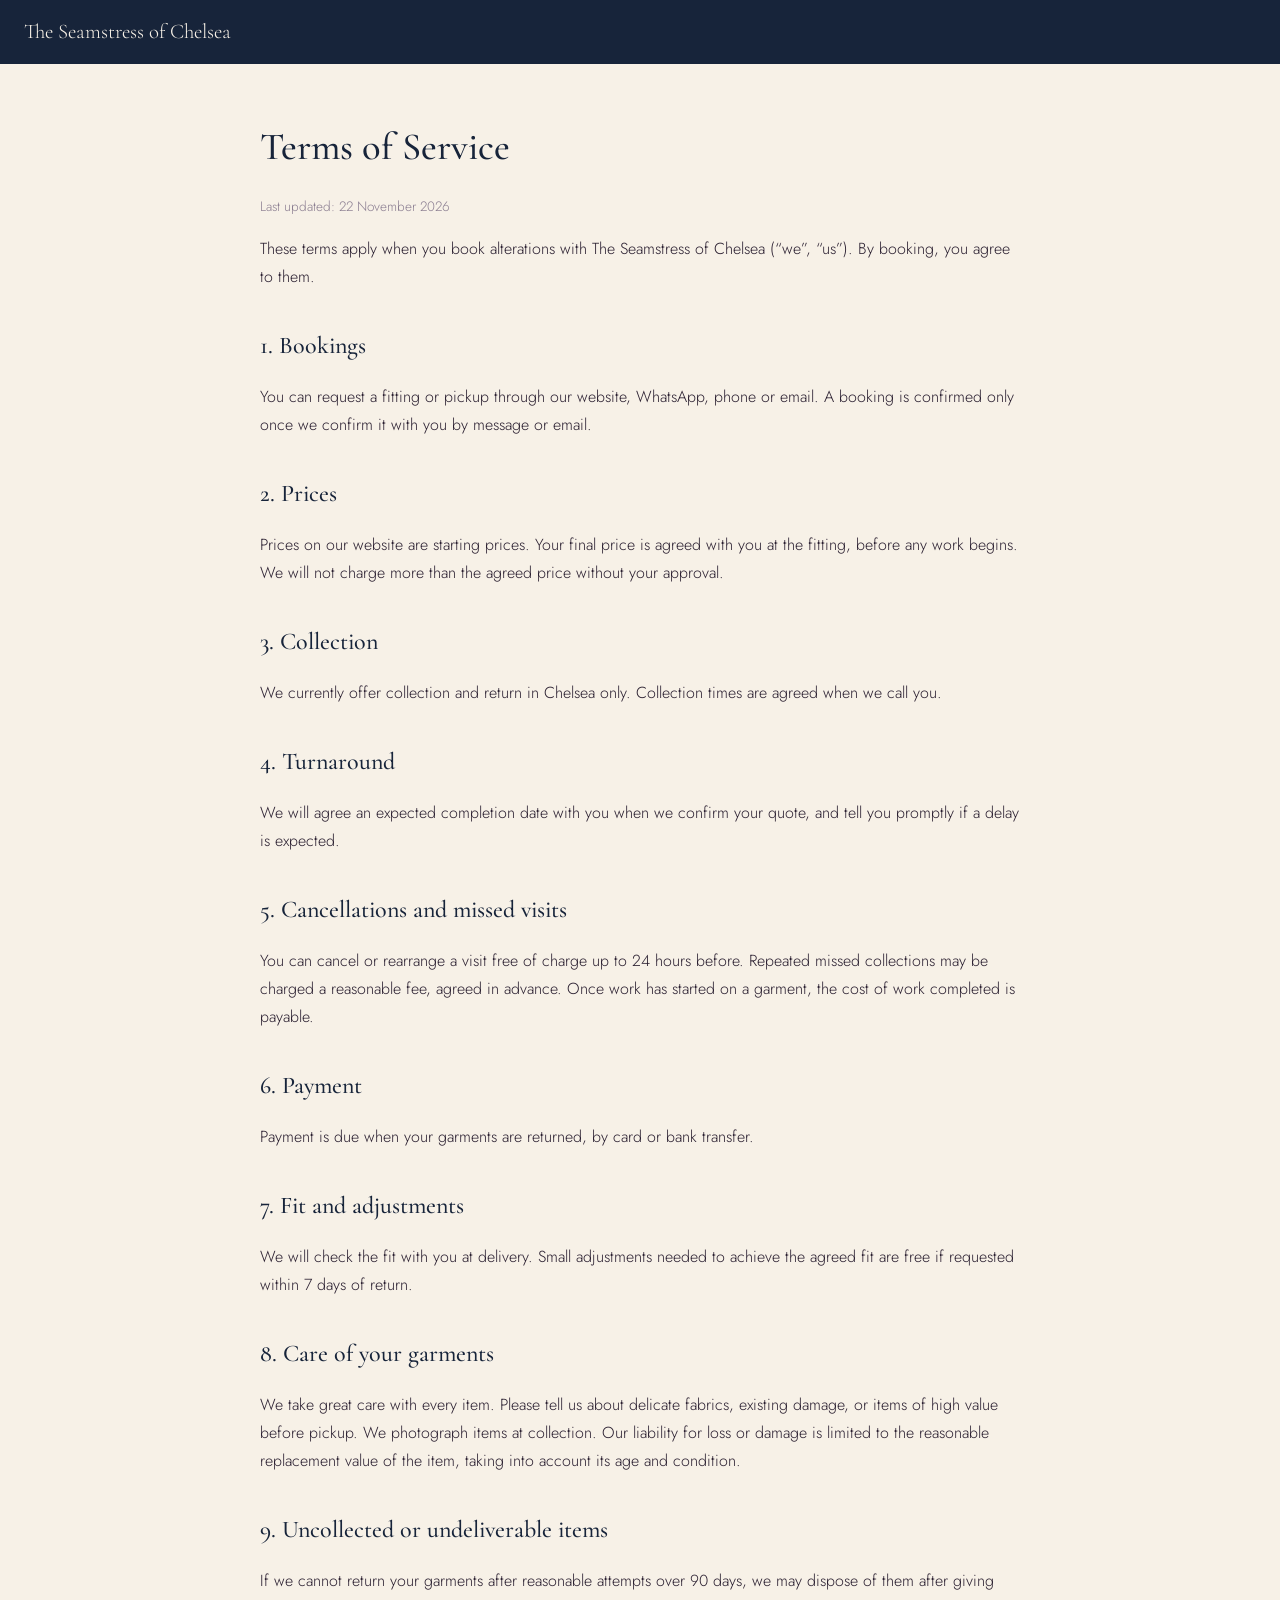
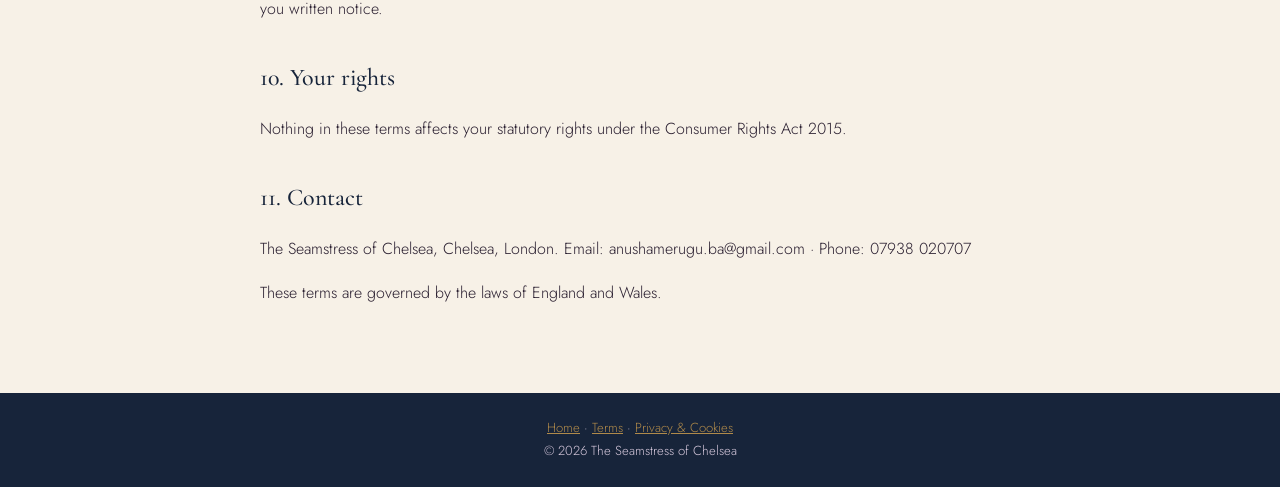
<file: v2-alt/terms.html>
<!DOCTYPE html>
<html lang="en"><head><meta charset="utf-8"><meta name="viewport" content="width=device-width, initial-scale=1">
<title>Terms of Service | The Seamstress of Chelsea</title><meta name="robots" content="noindex">
<link rel="icon" type="image/png" href="../img/favicon.png">
<link href="https://fonts.googleapis.com/css2?family=Cormorant+Garamond:wght@500&family=Jost:wght@300;400;500&display=swap" rel="stylesheet">
<style>
body{margin:0;font-family:Jost,sans-serif;font-weight:300;color:#2a1f30;background:#F7F1E7;line-height:1.75}
nav{background:#17243A;padding:14px 24px}nav img{height:40px;display:block}
main{max-width:760px;margin:0 auto;padding:50px 24px 70px}
h1,h2{font-family:"Cormorant Garamond",Georgia,serif;font-weight:500;color:#17243A}h1{font-size:2.4rem;margin:0 0 6px}h2{font-size:1.5rem;margin:34px 0 6px}
.upd{color:#8a7d90;font-size:.85rem}a{color:#17243A}.ph{background:#B08A4A33;padding:0 4px}
footer{background:#17243A;color:#d6c8dc;text-align:center;padding:24px;font-size:.82rem}footer a{color:#B08A4A}
</style></head><body>
<nav><a href="index.html" style="color:#F7F1E7;text-decoration:none;font-family:Cormorant Garamond,Georgia,serif;font-size:1.3rem">The Seamstress of Chelsea</a></nav>
<main><h1>Terms of Service</h1><p class="upd">Last updated: 22 November 2026</p>
<p>These terms apply when you book alterations with The Seamstress of Chelsea (“we”, “us”). By booking, you agree to them.</p>
<h2>1. Bookings</h2><p>You can request a fitting or pickup through our website, WhatsApp, phone or email. A booking is confirmed only once we confirm it with you by message or email.</p>
<h2>2. Prices</h2><p>Prices on our website are starting prices. Your final price is agreed with you at the fitting, before any work begins. We will not charge more than the agreed price without your approval.</p>
<h2>3. Collection</h2><p>We currently offer collection and return in Chelsea only. Collection times are agreed when we call you.</p>
<h2>4. Turnaround</h2><p>We will agree an expected completion date with you when we confirm your quote, and tell you promptly if a delay is expected.</p>
<h2>5. Cancellations and missed visits</h2><p>You can cancel or rearrange a visit free of charge up to 24 hours before. Repeated missed collections may be charged a reasonable fee, agreed in advance. Once work has started on a garment, the cost of work completed is payable.</p>
<h2>6. Payment</h2><p>Payment is due when your garments are returned, by card or bank transfer.</p>
<h2>7. Fit and adjustments</h2><p>We will check the fit with you at delivery. Small adjustments needed to achieve the agreed fit are free if requested within 7 days of return.</p>
<h2>8. Care of your garments</h2><p>We take great care with every item. Please tell us about delicate fabrics, existing damage, or items of high value before pickup. We photograph items at collection. Our liability for loss or damage is limited to the reasonable replacement value of the item, taking into account its age and condition.</p>
<h2>9. Uncollected or undeliverable items</h2><p>If we cannot return your garments after reasonable attempts over 90 days, we may dispose of them after giving you written notice.</p>
<h2>10. Your rights</h2><p>Nothing in these terms affects your statutory rights under the Consumer Rights Act 2015.</p>
<h2>11. Contact</h2><p>The Seamstress of Chelsea, Chelsea, London. Email: anushamerugu.ba@gmail.com · Phone: 07938 020707</p>
<p>These terms are governed by the laws of England and Wales.</p>
</main><footer><a href="index.html">Home</a> · <a href="terms.html">Terms</a> · <a href="privacy.html">Privacy &amp; Cookies</a><br>© 2026 The Seamstress of Chelsea</footer></body></html>
</file>
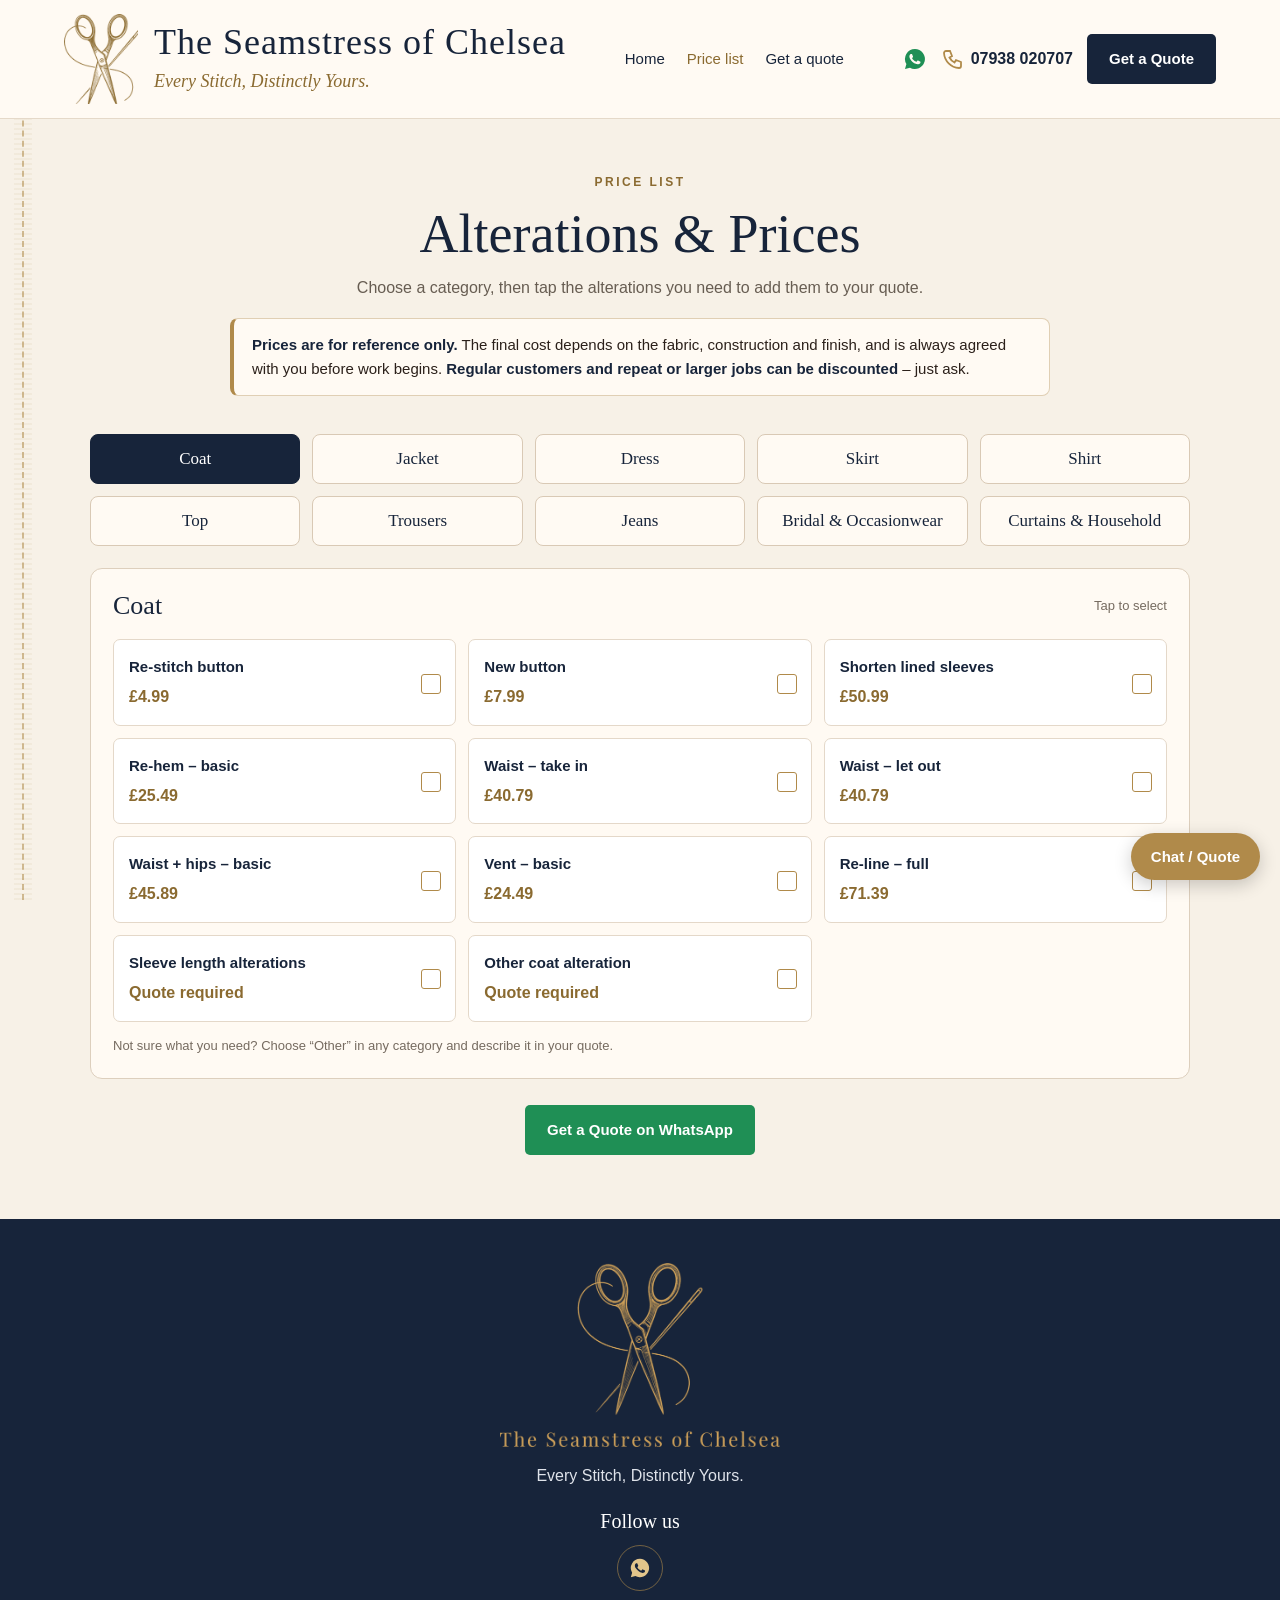
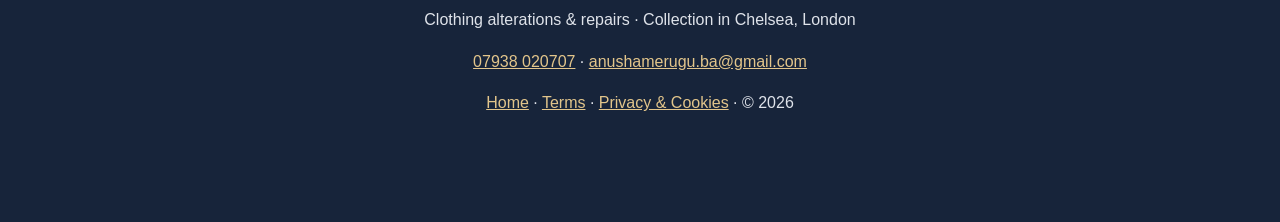
<file: v2/prices.html>
<!DOCTYPE html>
<html lang="en"><head><meta charset="utf-8"><meta name="viewport" content="width=device-width,initial-scale=1">
<title>Price List | The Seamstress of Chelsea, Chelsea London</title>
<meta name="description" content="Reference price list for clothing alterations and repairs in Chelsea, London: coats, jackets, dresses, trousers, jeans, bridal and curtains.">
<meta name="theme-color" content="#17243A">
<link rel="icon" type="image/png" href="img/favicon.png">
<link rel="apple-touch-icon" href="img/apple-touch-icon.png">
<meta property="og:title" content="Price List – The Seamstress of Chelsea">
<meta property="og:image" content="https://doorsteptailor.pages.dev/v2/img/og.jpg">
<link rel="stylesheet" href="site.css">
</head><body>

<div id="cut" aria-hidden="true"><div class="fabric"></div><div class="seam"></div><div class="slit"></div>
<svg viewBox="0 0 40 66"><g id="bladeA" fill="#B08A4A"><circle cx="11" cy="9" r="7" fill="none" stroke="#B08A4A" stroke-width="2.4"/><path d="M14 15 L21 29" stroke="#B08A4A" stroke-width="3" stroke-linecap="round"/><path d="M18 27 L26 64 L22.5 29 Z"/></g><g id="bladeB" fill="#8A6A30"><circle cx="29" cy="9" r="7" fill="none" stroke="#8A6A30" stroke-width="2.4"/><path d="M26 15 L19 29" stroke="#8A6A30" stroke-width="3" stroke-linecap="round"/><path d="M22 27 L14 64 L17.5 29 Z"/></g><circle cx="20" cy="30" r="2.2" fill="#17243A" stroke="#B08A4A"/></svg></div>

<header>
  <a class="brand" href="index.html"><img src="img/emblem.png" alt=""><div><div class="brandname">The Seamstress of Chelsea</div><div class="brandline">Every Stitch, Distinctly Yours.</div></div></a>
  <nav class="links"><a href="index.html">Home</a><a class="on" href="prices.html">Price list</a><a href="index.html#quote">Get a quote</a></nav>
  <div class="hact">
    <a class="ic" href="https://wa.me/447938020707" target="_blank" rel="noopener" aria-label="WhatsApp us"><svg viewBox="0 0 24 24" fill="#1f8f55"><path d="M12 2a10 10 0 00-8.6 15.1L2 22l5-1.3A10 10 0 1012 2zm5.3 14.1c-.2.6-1.3 1.2-1.8 1.2-.5.1-1 .2-3.3-.7-2.8-1.1-4.5-4-4.7-4.2-.1-.2-1.1-1.5-1.1-2.9s.7-2 1-2.3c.2-.3.5-.3.7-.3h.5c.2 0 .4 0 .6.5l.8 2c.1.2.1.4 0 .5l-.3.5-.4.4c-.1.1-.3.3-.1.6.2.3.7 1.2 1.6 1.9 1.1 1 2 1.3 2.3 1.4.3.1.4.1.6-.1l.8-1c.2-.3.4-.2.6-.1l1.9.9c.3.1.4.2.5.3 0 .2 0 .8-.2 1.4z"/></svg></a>
    <a class="ic" href="tel:+447938020707" aria-label="Call 07938 020707"><svg viewBox="0 0 24 24" fill="none" stroke="#B08A4A" stroke-width="1.8"><path d="M5 4h4l2 5-2.5 1.5a11 11 0 005 5L15 13l5 2v4a2 2 0 01-2 2A16 16 0 013 6a2 2 0 012-2"/></svg><span class="num">07938 020707</span></a>
    <a class="btn navy qbtn" href="index.html#quote">Get a Quote</a>
  </div>
</header>

<section class="pagehead reveal"><div class="eyebrow">Price list</div><h1>Alterations &amp; Prices</h1>
<p style="color:#675d52;margin:0">Choose a category, then tap the alterations you need to add them to your quote.</p>
<div class="refnote"><b>Prices are for reference only.</b> The final cost depends on the fabric, construction and finish, and is always agreed with you before work begins. <b>Regular customers and repeat or larger jobs can be discounted</b> – just ask.</div></section>

<section class="section" style="padding-top:28px"><div class="category-wrap">
  <div class="category-grid" id="categories" role="tablist" aria-label="Garment categories"></div>
  <div class="prices-panel"><div class="price-title"><h3 id="selectedTitle">Coat</h3><span class="hint">Tap to select</span></div><div class="price-grid" id="priceList"></div>
  <div class="note">Not sure what you need? Choose “Other” in any category and describe it in your quote.</div></div>
  <div class="selbar" id="selbar"><span id="selTxt"></span><a class="btn" href="index.html#quote">Continue to quote →</a></div>
  <div class="center"><a class="btn wa" href="index.html#quote">Get a Quote on WhatsApp</a></div>
</div></section>

<footer>
  <img class="flogo" src="img/logo-gold.png" alt="The Seamstress of Chelsea">
  <p>Every Stitch, Distinctly Yours.</p>
  <div class="social"><h3>Follow us</h3><div class="icons" id="socialIcons"></div></div>
  <p>Clothing alterations &amp; repairs · Collection in Chelsea, London</p>
  <p><a href="tel:+447938020707">07938 020707</a> · <a href="mailto:anushamerugu.ba@gmail.com">anushamerugu.ba@gmail.com</a></p>
  <p><a href="index.html">Home</a> · <a href="terms.html">Terms</a> · <a href="privacy.html">Privacy &amp; Cookies</a> · © 2026</p>
</footer>

<button class="chat" id="cbBtn" aria-label="Chat with us">Chat / Quote</button>
<div id="cb" role="dialog" aria-label="Chat"><div class="cbh"><b>The Seamstress of Chelsea</b><button id="cbX" aria-label="Close">×</button></div><div id="cbLog"></div><div id="cbQ"></div><form id="cbF"><input id="cbI" placeholder="Type your question…" autocomplete="off"><button aria-label="Send">➤</button></form></div>
<script src="site.js"></script>
</body></html>
</file>
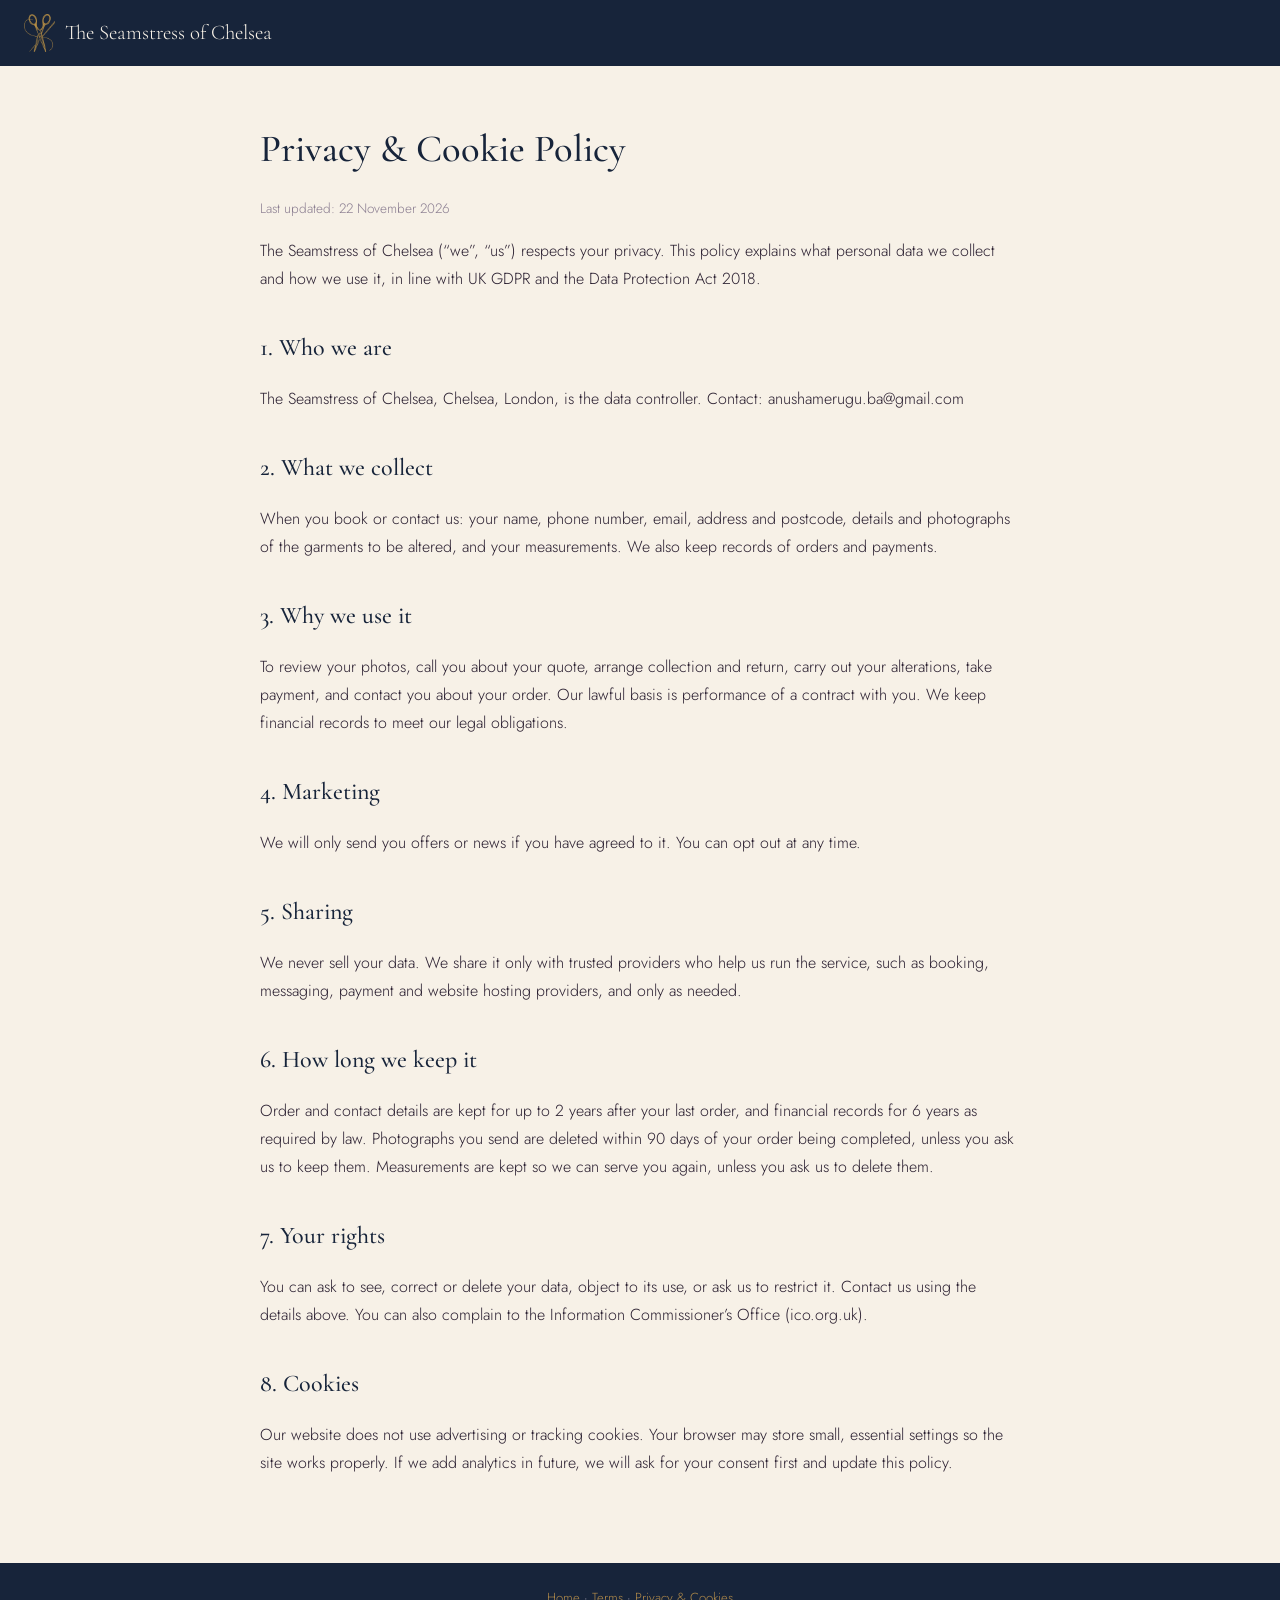
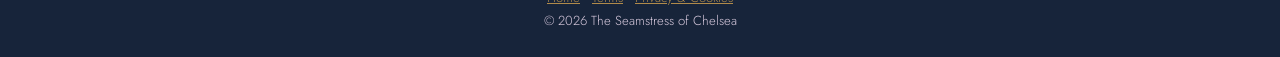
<file: v2/privacy.html>
<!DOCTYPE html>
<html lang="en"><head><meta charset="utf-8"><meta name="viewport" content="width=device-width, initial-scale=1">
<title>Privacy &amp; Cookie Policy | The Seamstress of Chelsea</title><meta name="robots" content="noindex">
<link rel="icon" type="image/png" type="image/svg+xml" href="favicon.svg">
<link href="https://fonts.googleapis.com/css2?family=Cormorant+Garamond:wght@500&family=Jost:wght@300;400;500&display=swap" rel="stylesheet">
<style>
body{margin:0;font-family:Jost,sans-serif;font-weight:300;color:#2a1f30;background:#F7F1E7;line-height:1.75}
nav{background:#17243A;padding:14px 24px}nav img{height:40px;display:block}
main{max-width:760px;margin:0 auto;padding:50px 24px 70px}
h1,h2{font-family:"Cormorant Garamond",Georgia,serif;font-weight:500;color:#17243A}h1{font-size:2.4rem;margin:0 0 6px}h2{font-size:1.5rem;margin:34px 0 6px}
.upd{color:#8a7d90;font-size:.85rem}a{color:#17243A}.ph{background:#B08A4A33;padding:0 4px}
footer{background:#17243A;color:#d6c8dc;text-align:center;padding:24px;font-size:.82rem}footer a{color:#B08A4A}
</style></head><body>
<nav><a href="index.html" style="display:flex;align-items:center;gap:10px;color:#F7F1E7;text-decoration:none;font-family:Cormorant Garamond,Georgia,serif;font-size:1.3rem"><img src="img/emblem.png" alt="" style="height:38px;width:auto;filter:brightness(1.5)">The Seamstress of Chelsea</a></nav>
<main><h1>Privacy &amp; Cookie Policy</h1><p class="upd">Last updated: 22 November 2026</p>
<p>The Seamstress of Chelsea (“we”, “us”) respects your privacy. This policy explains what personal data we collect and how we use it, in line with UK GDPR and the Data Protection Act 2018.</p>
<h2>1. Who we are</h2><p>The Seamstress of Chelsea, Chelsea, London, is the data controller. Contact: anushamerugu.ba@gmail.com</p>
<h2>2. What we collect</h2><p>When you book or contact us: your name, phone number, email, address and postcode, details and photographs of the garments to be altered, and your measurements. We also keep records of orders and payments.</p>
<h2>3. Why we use it</h2><p>To review your photos, call you about your quote, arrange collection and return, carry out your alterations, take payment, and contact you about your order. Our lawful basis is performance of a contract with you. We keep financial records to meet our legal obligations.</p>
<h2>4. Marketing</h2><p>We will only send you offers or news if you have agreed to it. You can opt out at any time.</p>
<h2>5. Sharing</h2><p>We never sell your data. We share it only with trusted providers who help us run the service, such as booking, messaging, payment and website hosting providers, and only as needed.</p>
<h2>6. How long we keep it</h2><p>Order and contact details are kept for up to 2 years after your last order, and financial records for 6 years as required by law. Photographs you send are deleted within 90 days of your order being completed, unless you ask us to keep them. Measurements are kept so we can serve you again, unless you ask us to delete them.</p>
<h2>7. Your rights</h2><p>You can ask to see, correct or delete your data, object to its use, or ask us to restrict it. Contact us using the details above. You can also complain to the Information Commissioner’s Office (ico.org.uk).</p>
<h2>8. Cookies</h2><p>Our website does not use advertising or tracking cookies. Your browser may store small, essential settings so the site works properly. If we add analytics in future, we will ask for your consent first and update this policy.</p>
</main><footer><a href="index.html">Home</a> · <a href="terms.html">Terms</a> · <a href="privacy.html">Privacy &amp; Cookies</a><br>© 2026 The Seamstress of Chelsea</footer></body></html>
</file>
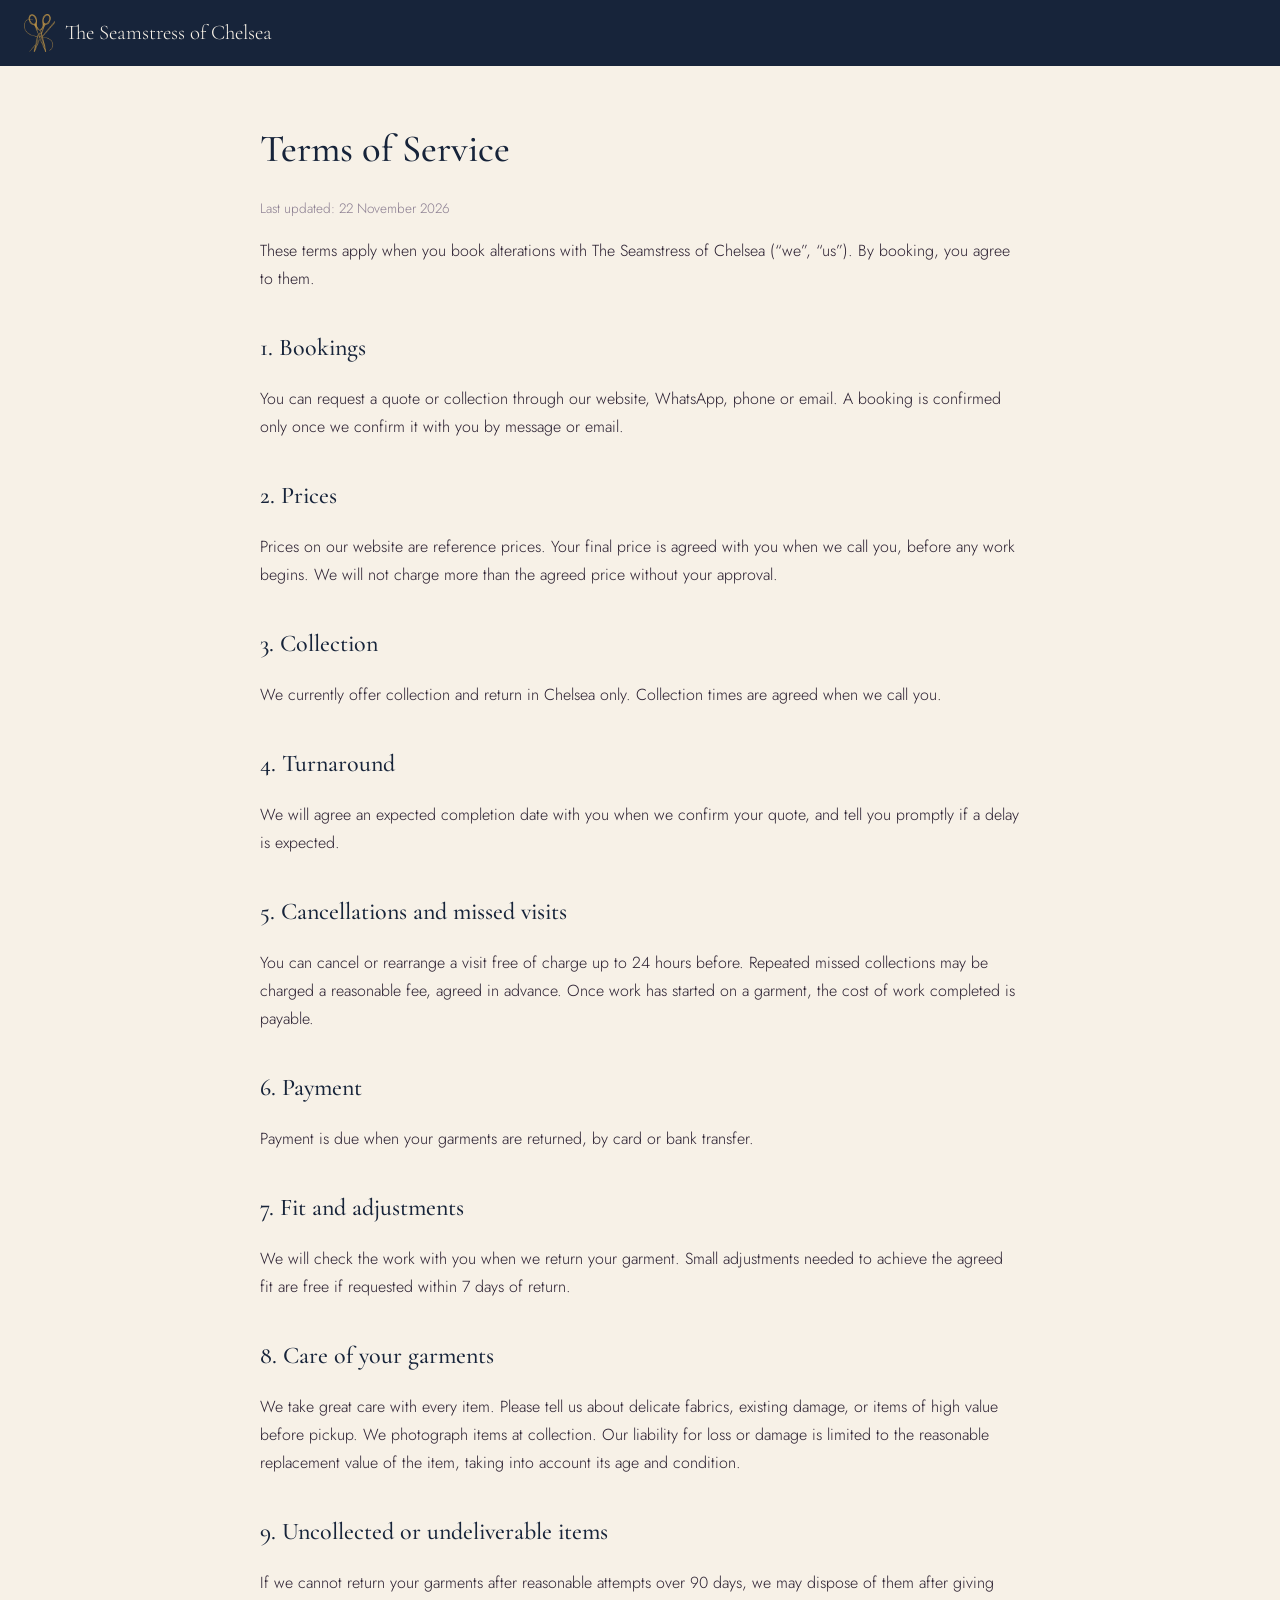
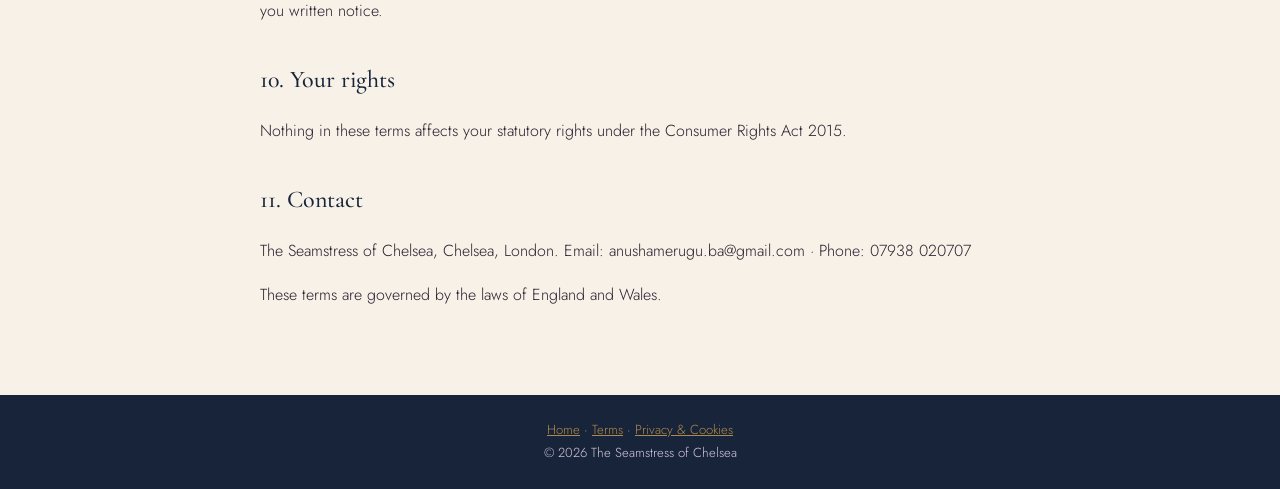
<file: v2/terms.html>
<!DOCTYPE html>
<html lang="en"><head><meta charset="utf-8"><meta name="viewport" content="width=device-width, initial-scale=1">
<title>Terms of Service | The Seamstress of Chelsea</title><meta name="robots" content="noindex">
<link rel="icon" type="image/png" type="image/svg+xml" href="favicon.svg">
<link href="https://fonts.googleapis.com/css2?family=Cormorant+Garamond:wght@500&family=Jost:wght@300;400;500&display=swap" rel="stylesheet">
<style>
body{margin:0;font-family:Jost,sans-serif;font-weight:300;color:#2a1f30;background:#F7F1E7;line-height:1.75}
nav{background:#17243A;padding:14px 24px}nav img{height:40px;display:block}
main{max-width:760px;margin:0 auto;padding:50px 24px 70px}
h1,h2{font-family:"Cormorant Garamond",Georgia,serif;font-weight:500;color:#17243A}h1{font-size:2.4rem;margin:0 0 6px}h2{font-size:1.5rem;margin:34px 0 6px}
.upd{color:#8a7d90;font-size:.85rem}a{color:#17243A}.ph{background:#B08A4A33;padding:0 4px}
footer{background:#17243A;color:#d6c8dc;text-align:center;padding:24px;font-size:.82rem}footer a{color:#B08A4A}
</style></head><body>
<nav><a href="index.html" style="display:flex;align-items:center;gap:10px;color:#F7F1E7;text-decoration:none;font-family:Cormorant Garamond,Georgia,serif;font-size:1.3rem"><img src="img/emblem.png" alt="" style="height:38px;width:auto;filter:brightness(1.5)">The Seamstress of Chelsea</a></nav>
<main><h1>Terms of Service</h1><p class="upd">Last updated: 22 November 2026</p>
<p>These terms apply when you book alterations with The Seamstress of Chelsea (“we”, “us”). By booking, you agree to them.</p>
<h2>1. Bookings</h2><p>You can request a quote or collection through our website, WhatsApp, phone or email. A booking is confirmed only once we confirm it with you by message or email.</p>
<h2>2. Prices</h2><p>Prices on our website are reference prices. Your final price is agreed with you when we call you, before any work begins. We will not charge more than the agreed price without your approval.</p>
<h2>3. Collection</h2><p>We currently offer collection and return in Chelsea only. Collection times are agreed when we call you.</p>
<h2>4. Turnaround</h2><p>We will agree an expected completion date with you when we confirm your quote, and tell you promptly if a delay is expected.</p>
<h2>5. Cancellations and missed visits</h2><p>You can cancel or rearrange a visit free of charge up to 24 hours before. Repeated missed collections may be charged a reasonable fee, agreed in advance. Once work has started on a garment, the cost of work completed is payable.</p>
<h2>6. Payment</h2><p>Payment is due when your garments are returned, by card or bank transfer.</p>
<h2>7. Fit and adjustments</h2><p>We will check the work with you when we return your garment. Small adjustments needed to achieve the agreed fit are free if requested within 7 days of return.</p>
<h2>8. Care of your garments</h2><p>We take great care with every item. Please tell us about delicate fabrics, existing damage, or items of high value before pickup. We photograph items at collection. Our liability for loss or damage is limited to the reasonable replacement value of the item, taking into account its age and condition.</p>
<h2>9. Uncollected or undeliverable items</h2><p>If we cannot return your garments after reasonable attempts over 90 days, we may dispose of them after giving you written notice.</p>
<h2>10. Your rights</h2><p>Nothing in these terms affects your statutory rights under the Consumer Rights Act 2015.</p>
<h2>11. Contact</h2><p>The Seamstress of Chelsea, Chelsea, London. Email: anushamerugu.ba@gmail.com · Phone: 07938 020707</p>
<p>These terms are governed by the laws of England and Wales.</p>
</main><footer><a href="index.html">Home</a> · <a href="terms.html">Terms</a> · <a href="privacy.html">Privacy &amp; Cookies</a><br>© 2026 The Seamstress of Chelsea</footer></body></html>
</file>
<file: v2/site.css>
:root{--ivory:#F7F1E7;--navy:#17243A;--gold:#B08A4A;--goldtext:#8A6A30;--beige:#E7D8C2;--ink:#2B201A;--white:#fffaf3}
*{box-sizing:border-box}
html{scroll-behavior:smooth}
body{margin:0;background:var(--ivory);color:var(--ink);font-family:Arial,Helvetica,sans-serif;line-height:1.6}
h1,h2,h3{font-family:Georgia,serif;font-weight:normal;color:var(--navy);line-height:1.15}
a,button{cursor:pointer}
.btn{border:0;border-radius:5px;background:var(--gold);color:#fff;padding:13px 22px;font-weight:bold;text-decoration:none;display:inline-flex;align-items:center;justify-content:center;gap:8px;font-size:15px;transition:transform .2s,background .2s}
.btn:hover{transform:translateY(-1px)}
.btn.navy{background:var(--navy)}.btn.light{background:#fffaf3;color:var(--navy)}.btn.outline{background:transparent;border:1.5px solid #fff;color:#fff}
.btn.wa{background:#1f8f55}.btn.wa:hover{background:#18784a}
.eyebrow{color:var(--goldtext);text-transform:uppercase;letter-spacing:2.5px;font-size:12px;font-weight:bold}
.section{padding:64px clamp(18px,5vw,70px)}
.section-head{text-align:center;max-width:700px;margin:0 auto 30px}.section-head h2{font-size:clamp(28px,4vw,40px);margin:10px 0}.section-head p{color:#675d52}

/* header */
header{display:flex;align-items:center;justify-content:space-between;gap:20px;padding:14px clamp(18px,5vw,70px);background:var(--white);border-bottom:1px solid #e5d9c9;position:sticky;top:0;z-index:20}
.brand{display:flex;align-items:center;gap:16px;text-decoration:none}
.brand img{width:74px;height:auto;display:block}
.brandname{font-family:Georgia,serif;font-size:clamp(22px,3vw,36px);letter-spacing:1px;color:var(--navy);line-height:1.1}
.brandline{font-family:Georgia,serif;font-style:italic;color:var(--goldtext);font-size:clamp(14px,1.5vw,18px);margin-top:4px}
.hact{display:flex;align-items:center;gap:14px}
.hact a.ic{display:flex;align-items:center;gap:6px;color:var(--navy);font-weight:bold;text-decoration:none}
.hact svg{width:24px;height:24px}
nav.links{display:flex;gap:22px}nav.links a{color:var(--navy);text-decoration:none;font-size:15px}nav.links a:hover,nav.links a.on{color:var(--goldtext)}

/* video banner */
.banner{position:relative;min-height:min(72vh,620px);display:flex;align-items:center;justify-content:center;text-align:center;overflow:hidden;background:var(--navy) url(../vid/hero.jpg) center/cover;color:#fff}
.banner video{position:absolute;inset:0;width:100%;height:100%;object-fit:cover}
.banner .ov{position:absolute;inset:0;background:linear-gradient(rgba(23,36,58,.72),rgba(23,36,58,.86))}
.banner .in{position:relative;padding:60px 22px;max-width:820px}
.banner .eyebrow{color:#d9b97c}
.banner h1{color:#fff;font-size:clamp(38px,7vw,68px);margin:14px 0 12px}
.banner h1 em{color:#d9b97c}
.banner p{font-size:18px;color:#e3e7ee;margin:0 auto 28px;max-width:560px}
.banner .ctas{display:flex;gap:12px;justify-content:center;flex-wrap:wrap}
.chips{display:flex;gap:22px;justify-content:center;flex-wrap:wrap;margin-top:30px;font-size:13px;letter-spacing:1px;text-transform:uppercase;color:#cfd5de}.chips span:before{content:"✦ ";color:#d9b97c}

/* category teaser */
.catteaser{display:grid;grid-template-columns:repeat(5,1fr);gap:12px;max-width:1100px;margin:auto}
.catteaser a{background:var(--white);border:1px solid #d9c9b5;border-radius:8px;padding:20px 10px;text-align:center;font-family:Georgia,serif;font-size:18px;color:var(--navy);text-decoration:none;transition:.2s}
.catteaser a:hover{background:var(--navy);color:#fff;border-color:var(--navy);transform:translateY(-3px)}
.catteaser a small{display:block;font-family:Arial,sans-serif;font-size:12px;color:var(--goldtext);margin-top:4px}
.catteaser a:hover small{color:#d9b97c}
.center{text-align:center;margin-top:26px}

/* prices page */
.pagehead{text-align:center;padding:54px 20px 10px}.pagehead h1{font-size:clamp(34px,6vw,54px);margin:10px 0}
.refnote{max-width:820px;margin:18px auto 0;background:var(--white);border:1px solid #e0cfb4;border-left:4px solid var(--gold);border-radius:8px;padding:14px 18px;font-size:15px;text-align:left}
.refnote b{color:var(--navy)}
.category-wrap{max-width:1100px;margin:auto}
.category-grid{display:grid;grid-template-columns:repeat(5,minmax(0,1fr));gap:12px}
.cat{background:var(--white);border:1px solid #d9c9b5;border-radius:8px;padding:14px 10px;text-align:center;font-family:Georgia,serif;font-size:17px;color:var(--navy)}
.cat.active,.cat:hover{background:var(--navy);color:#fff;border-color:var(--navy)}
.prices-panel{margin-top:22px;background:#fffaf3;border:1px solid #ddcfbd;border-radius:12px;padding:22px}
.price-title{display:flex;justify-content:space-between;align-items:center;gap:12px}.price-title h3{margin:0;font-size:26px}.hint{font-size:13px;color:#766b60}
.price-grid{display:grid;grid-template-columns:repeat(3,minmax(0,1fr));gap:12px;margin-top:18px}
.price-card{border:1px solid #e4d8c9;background:#fff;border-radius:7px;padding:15px 44px 15px 15px;cursor:pointer;position:relative;transition:.15s}
.price-card strong{display:block;color:var(--navy);font-size:15px}.price{color:var(--goldtext);font-weight:bold;margin-top:5px}
.price-card:after{content:"";position:absolute;right:14px;top:50%;width:18px;height:18px;margin-top:-9px;border:1.5px solid var(--gold);border-radius:3px}
.price-card.sel{background:#F4ECDF;border-color:var(--gold)}
.price-card.sel:after{background:var(--gold) url("data:image/svg+xml,%3Csvg xmlns='http://www.w3.org/2000/svg' viewBox='0 0 16 16'%3E%3Cpath d='M3 8l3 3 7-7' fill='none' stroke='white' stroke-width='2'/%3E%3C/svg%3E") center/12px no-repeat}
.note{font-size:13px;color:#766b60;margin-top:14px}
.selbar{position:sticky;bottom:12px;z-index:9;display:none;margin-top:16px;align-items:center;justify-content:space-between;gap:12px;background:var(--navy);color:#fff;border-radius:10px;padding:12px 16px;box-shadow:0 10px 30px #17243A40}
.selbar.show{display:flex}

/* steps */
.steps{display:grid;grid-template-columns:repeat(4,1fr);gap:14px;max-width:1100px;margin:auto}
.step{background:var(--white);padding:22px;border-radius:9px;border-top:3px solid var(--gold)}.step .num{font-family:Georgia,serif;font-style:italic;color:var(--gold);font-size:34px}.step h3{font-size:21px;margin:6px 0}.step p{margin:0;color:#5f564c;font-size:15px}
.beige{background:var(--beige)}

/* quote */
.quote{background:var(--navy);color:#fff;border-radius:12px;max-width:850px;margin:auto;padding:34px}
.quote h2{color:#fff;text-align:center;font-size:clamp(28px,4vw,38px);margin:8px 0}.quote .lead{text-align:center;color:#d5dae2;margin:0 0 22px}
.quote .eyebrow{text-align:center;color:#d9b97c}
form.q{display:grid;gap:14px}
form.q label{font-size:14px;font-weight:bold;color:#fff}
input,select,textarea{width:100%;padding:13px;border:1px solid #cbbda9;border-radius:5px;background:#fffaf3;font:inherit;color:var(--ink)}
textarea{min-height:105px}
input:invalid:not(:placeholder-shown){border-color:#d9776b}
.formrow{display:grid;grid-template-columns:1fr 1fr;gap:14px}
.selsum{background:rgba(255,255,255,.07);border:1px solid rgba(176,138,74,.5);border-radius:8px;padding:14px 16px;margin-bottom:18px;font-size:14px}
.selsum ul{list-style:none;padding:0;margin:8px 0 0}.selsum li{display:flex;justify-content:space-between;gap:10px;padding:3px 0}.selsum li.empty{color:#c9cfda}.selsum li.empty a{color:#e2c58b}
.selsum li.tot{border-top:1px solid rgba(176,138,74,.5);margin-top:6px;padding-top:8px;color:#e2c58b;font-weight:bold}
.selsum .clear{background:none;border:0;color:#c9cfda;font-size:12px;text-decoration:underline;padding:0;float:right}
.vh{position:absolute;width:1px;height:1px;opacity:0;overflow:hidden}
.drop{display:block;text-align:center;background:rgba(255,255,255,.06);border:1.5px dashed var(--gold);border-radius:8px;padding:18px;cursor:pointer;font-weight:normal!important}.drop:hover{background:rgba(255,255,255,.1)}.drop small{color:#c9cfda;font-weight:normal}
.thumbs{display:flex;gap:8px;flex-wrap:wrap}.thumbs img{width:60px;height:60px;object-fit:cover;border-radius:4px;border:1px solid var(--gold)}
.quote small{color:#c9cfda}
.consent{display:flex;gap:10px;align-items:flex-start;font-weight:normal!important}.consent input{width:auto;margin-top:4px}.consent a{color:#e2c58b}
.send{display:grid;gap:10px}
.send .btn.wa{font-size:17px;padding:16px}
.send .pref{font-size:12px;font-weight:normal;background:rgba(255,255,255,.2);padding:2px 8px;border-radius:20px;margin-left:4px}
.send .or{text-align:center;color:#c9cfda;font-size:13px}
#formMessage{margin:0;border-radius:4px}#formMessage:not(:empty){background:rgba(255,255,255,.08);border-left:3px solid var(--gold);padding:12px 14px}#formMessage a{color:#e2c58b;font-weight:bold}

/* testimonials */
.testimonials{display:grid;grid-template-columns:repeat(4,1fr);gap:14px;max-width:1150px;margin:auto}
.review{background:var(--white);padding:22px;border-radius:10px;border:1px solid #e8dcc9;display:flex;flex-direction:column;gap:10px}
.review .stars{color:var(--gold);letter-spacing:2px}.review p{margin:0;font-family:Georgia,serif;font-size:16px;line-height:1.5}.review small{color:#766b60;margin-top:auto}

/* faq */
.faq{max-width:850px;margin:auto}
details{padding:16px 0;border-bottom:1px solid #d9c9b5}
summary{cursor:pointer;list-style:none;display:flex;justify-content:space-between;gap:16px;font-family:Georgia,serif;font-size:18px;color:var(--navy)}
summary::-webkit-details-marker{display:none}summary:after{content:"+";color:var(--gold);font-size:22px;line-height:1}details[open] summary:after{content:"–"}
details p{color:#5f564c;margin:10px 0 0}

/* footer */
footer{background:var(--navy);color:#dfe3ea;text-align:center;padding:44px 20px 90px}
footer a{color:#e2c58b}
footer .flogo{display:block;margin:0 auto 8px;width:280px;max-width:80%;height:auto}
.social{margin:22px 0 6px}.social h3{color:#fff;font-size:20px;margin:0 0 12px}
.social .icons{display:flex;justify-content:center;gap:14px;flex-wrap:wrap}
.social .icons a{width:46px;height:46px;border-radius:50%;border:1px solid rgba(176,138,74,.6);display:grid;place-items:center;transition:.2s}
.social .icons a:hover{background:var(--gold);transform:translateY(-3px)}
.social .icons svg{width:22px;height:22px;fill:#e2c58b}.social .icons a:hover svg{fill:#fff}

/* scissors scroll motion */
#cut{position:fixed;left:0;top:0;bottom:0;width:46px;z-index:4;pointer-events:none}
#cut .fabric{position:absolute;left:14px;top:0;bottom:0;width:18px;background:repeating-linear-gradient(0deg,rgba(176,138,74,.07) 0 2px,transparent 2px 5px)}
#cut .seam{position:absolute;left:22px;top:0;bottom:0;border-left:2px dashed rgba(176,138,74,.55)}
#cut .slit{position:absolute;left:19px;top:0;width:8px;height:0;background:var(--navy);border-radius:0 0 4px 4px;box-shadow:0 0 0 1px rgba(176,138,74,.5)}
#cut svg{position:absolute;left:5px;top:0;width:36px;height:60px;will-change:transform}
@media(max-width:1100px){#cut{width:26px}#cut .fabric{left:6px;width:12px}#cut .seam{left:11px}#cut .slit{left:9px;width:6px}#cut svg{left:-2px;width:28px;height:46px}}
@media(max-width:760px){#cut{opacity:.85}}
@media(prefers-reduced-motion:reduce){#cut{display:none}.reveal{opacity:1!important;transform:none!important}.banner video{display:none}}

/* reveal */
.js .reveal{opacity:0;transform:translateY(26px);transition:opacity .8s,transform .8s}
.js .reveal.in{opacity:1;transform:none}

/* chat */
.chat{position:fixed;right:20px;bottom:20px;z-index:21;border:0;border-radius:50px;background:var(--gold);color:#fff;padding:15px 20px;font:bold 15px Arial,sans-serif;box-shadow:0 5px 18px #0003}
#cb{position:fixed;right:20px;bottom:84px;z-index:22;width:min(350px,calc(100vw - 40px));height:450px;max-height:calc(100vh - 120px);background:#fff;border:1px solid #ddcfbd;border-radius:12px;box-shadow:0 20px 50px #17243A40;display:none;flex-direction:column;overflow:hidden}
#cb.open{display:flex}.cbh{background:var(--navy);color:#fff;display:flex;justify-content:space-between;align-items:center;padding:12px 16px;font-family:Georgia,serif}.cbh button{background:none;border:0;color:#fff;font-size:22px}
#cbLog{flex:1;overflow-y:auto;padding:14px;display:flex;flex-direction:column;gap:8px;background:var(--ivory)}
.m{max-width:86%;padding:9px 13px;font-size:14px;border-radius:10px}.m.bot{background:#fff;border:1px solid #e4d8c9;align-self:flex-start}.m.me{background:var(--navy);color:#fff;align-self:flex-end}
#cbQ{display:flex;flex-wrap:wrap;gap:6px;padding:10px;border-top:1px solid #e4d8c9}#cbQ button{font-size:12px;border:1px solid var(--gold);background:#fff;color:var(--navy);padding:6px 10px;border-radius:20px}
#cbF{display:flex;border-top:1px solid #e4d8c9}#cbF input{border:0;border-radius:0;background:#fff}#cbF button{background:var(--navy);color:var(--gold);border:0;padding:0 16px}

/* legal pages */
.legal{max-width:760px;margin:0 auto;padding:50px 24px 70px}.legal h1{font-size:40px;margin:0 0 6px}.legal h2{font-size:24px;margin:30px 0 6px}.upd{color:#8a7d90;font-size:14px}

@media(max-width:900px){nav.links{display:none}.testimonials{grid-template-columns:repeat(2,1fr)}.catteaser,.category-grid{grid-template-columns:repeat(3,1fr)}}
@media(max-width:760px){
 header{padding:10px 14px 10px 30px;gap:8px}
 .brand{gap:10px}.brand img{width:52px}.brandname{font-size:21px;letter-spacing:.3px}.brandline{font-size:13px;margin-top:2px}
 .hact{gap:10px}.hact .num,.hact .qbtn{display:none}
 .section{padding:48px 18px 48px 34px}
 .banner{min-height:auto}.banner .in{padding:56px 18px 56px 30px}.banner p{font-size:16px}
 .catteaser{grid-template-columns:repeat(2,1fr)}
 .category-grid{display:flex;overflow-x:auto;gap:8px;padding-bottom:6px;scrollbar-width:none}.category-grid::-webkit-scrollbar{display:none}
 .cat{flex:0 0 auto;padding:10px 16px;white-space:nowrap}
 .prices-panel{padding:14px}
 .price-grid{grid-template-columns:1fr;gap:0;margin-top:8px}
 .price-card{border-radius:0;border-width:0 0 1px;display:flex;justify-content:space-between;align-items:center;gap:10px;padding:13px 40px 13px 4px;background:transparent}
 .price-card strong{font-weight:normal}.price-card .price{margin:0;white-space:nowrap}
 .steps{grid-template-columns:1fr 1fr}.formrow{grid-template-columns:1fr}.testimonials{grid-template-columns:1fr}
 .quote{padding:26px 18px}
 .pagehead{padding:40px 18px 6px 34px}
 .chat{padding:0;width:56px;height:56px;border-radius:50%;font-size:0;right:14px;bottom:14px}
 .chat:before{content:"";display:block;width:24px;height:24px;margin:auto;background:url("data:image/svg+xml,%3Csvg xmlns='http://www.w3.org/2000/svg' viewBox='0 0 24 24' fill='none' stroke='white' stroke-width='1.8'%3E%3Cpath d='M4 5h16v11H9l-5 4z'/%3E%3C/svg%3E") center/contain no-repeat}
 #cb{bottom:80px;right:14px}
}

@media(max-width:760px){.selbar{margin-right:62px;padding:10px 12px;font-size:14px}.selbar .btn{padding:10px 12px;font-size:14px}}
</file>
